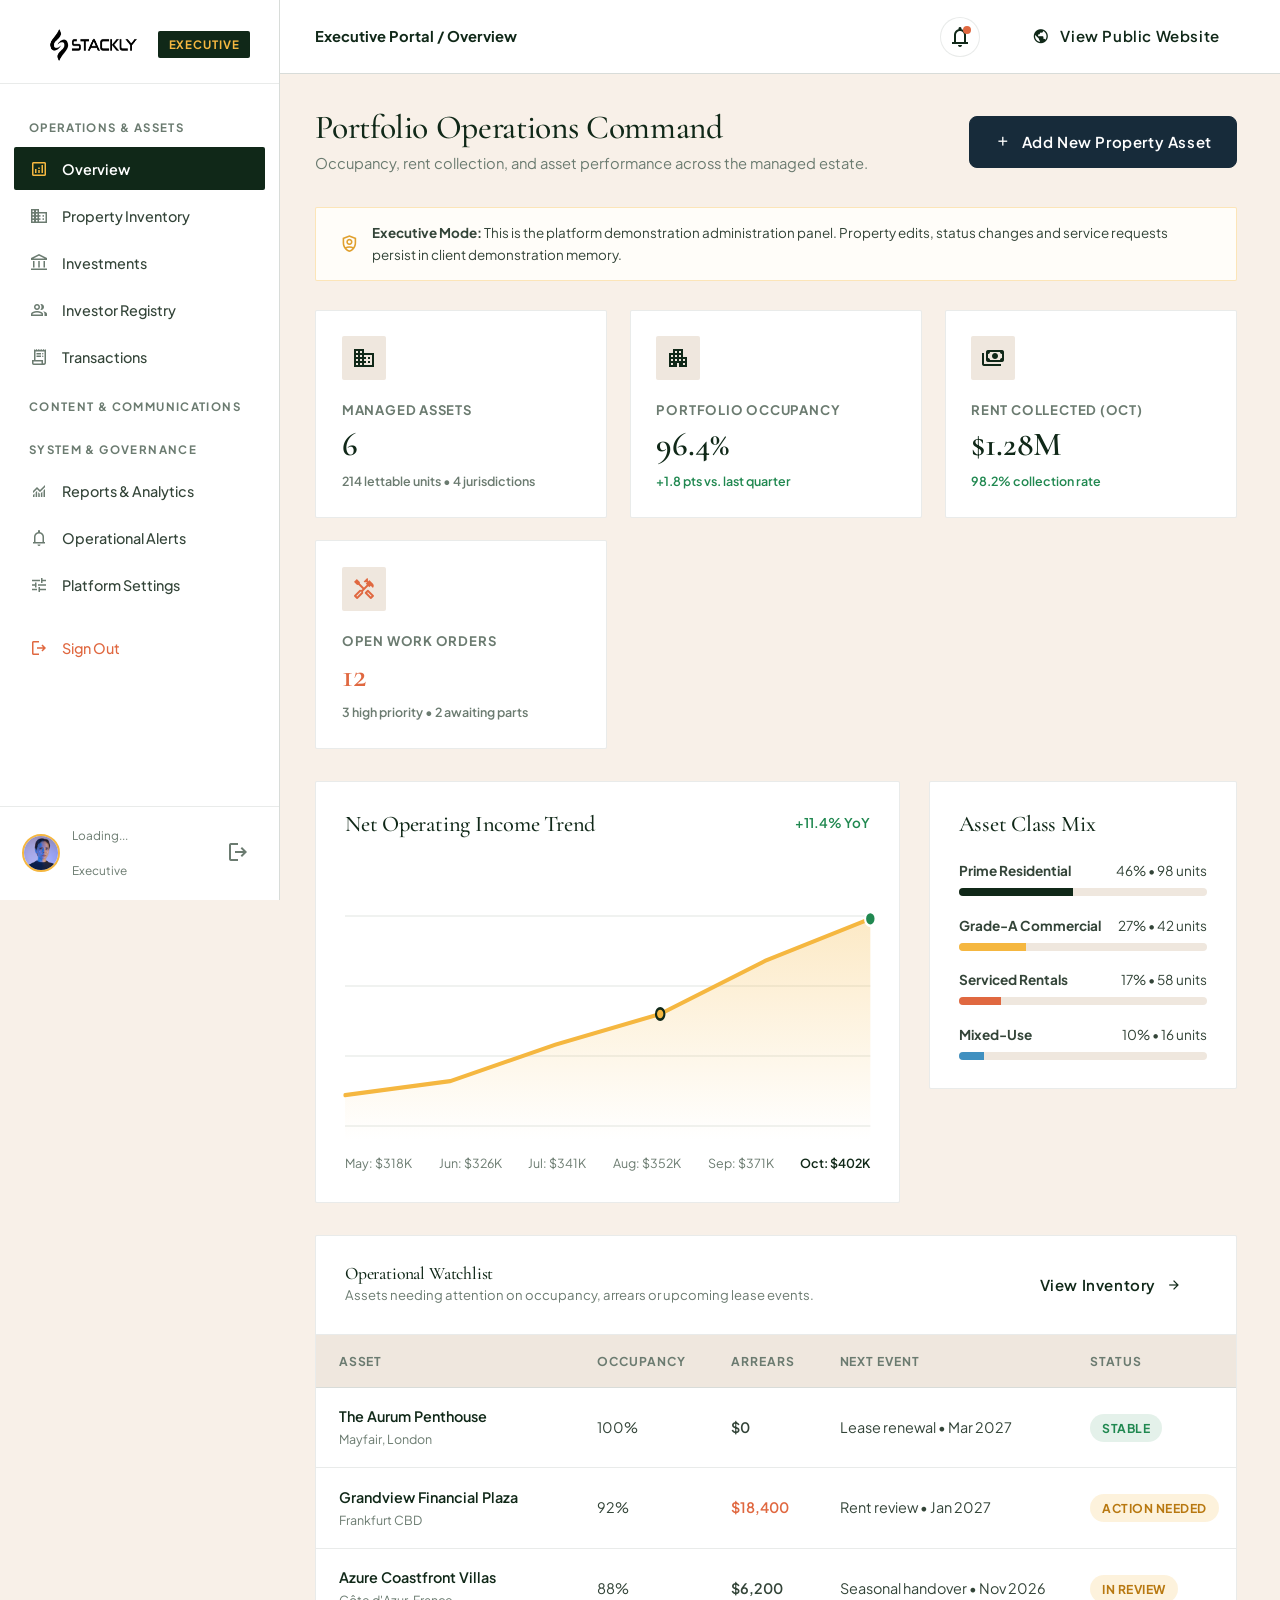
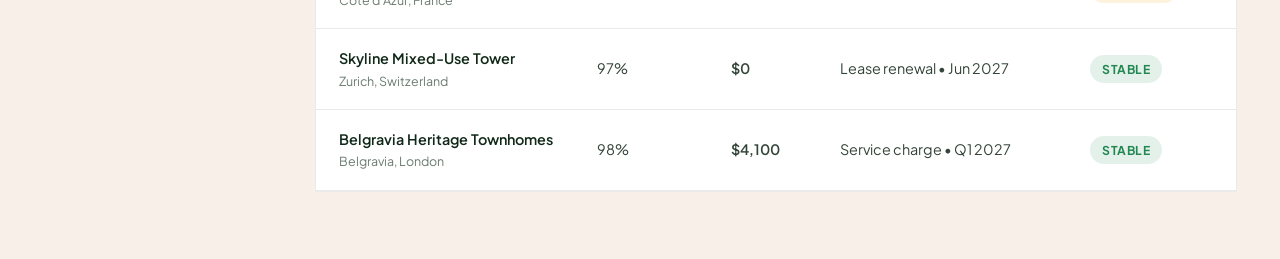
<file: admin-dashboard.html>
<!DOCTYPE html>
<html lang="en">
<head>
  <meta charset="UTF-8">
  <meta name="viewport" content="width=device-width, initial-scale=1.0">
  <title>Executive Admin Dashboard | STACKLY Platform Management</title>
  <meta name="description" content="Executive management portal for property inventory, syndication subscriptions, enquiries, and platform analytics.">

  <!-- Favicon -->
  <link rel="icon" type="image/webp" href="./images/logo-dark.webp">

  <!-- Fonts & Icons -->
  <link rel="preconnect" href="https://fonts.googleapis.com">
  <link rel="preconnect" href="https://fonts.gstatic.com" crossorigin>
  <link href="https://fonts.googleapis.com/css2?family=Cormorant+Garamond:ital,wght@0,400;0,500;0,600;0,700;1,400&family=Plus+Jakarta+Sans:wght@300;400;500;600;700&display=swap" rel="stylesheet">
  <link rel="stylesheet" href="https://fonts.googleapis.com/css2?family=Material+Symbols+Outlined:opsz,wght,FILL,GRAD@20..48,100..700,0..1,-50..200" />

  <!-- Stylesheets -->
  <link rel="stylesheet" href="./css/style.css">
  <link rel="stylesheet" href="./css/dashboard.css">
  <link rel="stylesheet" href="./css/responsive.css">
</head>
<body class="dashboard-layout admin-layout preloader-active">

  <!-- ==========================================================================
       SITE PRELOADER
       ========================================================================== -->
  <div id="site-preloader" class="site-preloader" aria-label="Loading page" role="status">
    <div class="preloader-inner">
      <div class="preloader-brand">
        <img src="./images/logo-dark.webp" alt="STACKLY" class="preloader-logo" />
        <span class="preloader-tagline">Premier Luxury Property Investment</span>
      </div>
      <div class="preloader-loader-box">
        <div class="preloader-spinner">
          <div class="spinner-ring"></div>
          <div class="spinner-core"></div>
        </div>
        <div class="preloader-progress-track">
          <div class="preloader-progress-bar"></div>
        </div>
      </div>
    </div>
  </div>
  <noscript>
    <style>
      #site-preloader { display: none !important; }
      body.preloader-active { overflow: auto !important; }
    </style>
  </noscript>

  <!-- ==========================================================================
       PERSISTENT ADMIN SIDEBAR (13 NAVIGATION ITEMS)
       ========================================================================== -->
  <aside class="dash-sidebar" aria-label="Executive Admin Sidebar">
    <div class="dash-sidebar-header">
      <a href="admin-dashboard.html" class="nav-logo">
        <img src="./images/logo-dark.webp" alt="STACKLY Logo" class="dash-logo-img" />
      </a>
      <span class="dash-role-tag admin">Executive</span>
    </div>

    <nav class="dash-sidebar-nav" aria-label="Admin Navigation">
      <div class="dash-nav-group-title">Operations & Assets</div>

      <!-- 1. Overview -->
      <button class="dash-nav-btn active" data-view="overview">
        <span class="material-symbols-outlined">analytics</span>
        <span>Overview</span>
      </button>

      <!-- 2. Property Management -->
      <button class="dash-nav-btn" data-view="properties">
        <span class="material-symbols-outlined">domain</span>
        <span>Property Inventory</span>
      </button>

      <!-- 3. Investment Management -->
      <button class="dash-nav-btn" data-view="investments">
        <span class="material-symbols-outlined">account_balance</span>
        <span>Investments</span>
      </button>

      <!-- 4. Investor Management -->
      <button class="dash-nav-btn" data-view="investors">
        <span class="material-symbols-outlined">group</span>
        <span>Investor Registry</span>
      </button>

      <!-- 5. Transactions -->
      <button class="dash-nav-btn" data-view="transactions">
        <span class="material-symbols-outlined">receipt_long</span>
        <span>Transactions</span>
      </button>

      <div class="dash-nav-group-title">Content & Communications</div>

      <!-- 6. Content Management -->
      <!-- <button class="dash-nav-btn" data-view="content">
        <span class="material-symbols-outlined">web</span>
        <span>Website Content</span>
      </button> -->

      <!-- 7. Market Insights -->
      <!-- <button class="dash-nav-btn" data-view="blog">
        <span class="material-symbols-outlined">article</span>
        <span>Market Insights</span>
      </button> -->

      <!-- 8. Enquiries -->
      <!-- <button class="dash-nav-btn" data-view="enquiries">
        <span class="material-symbols-outlined">contact_mail</span>
        <span>Client Enquiries</span>
        <span class="dash-nav-badge">1 New</span>
      </button> -->

      <!-- 9. Service Requests -->
      <!-- <button class="dash-nav-btn" data-view="tickets">
        <span class="material-symbols-outlined">confirmation_number</span>
        <span>Service Requests</span>
      </button> -->

      <div class="dash-nav-group-title">System & Governance</div>

      <!-- 10. Reports and Analytics -->
      <button class="dash-nav-btn" data-view="reports">
        <span class="material-symbols-outlined">monitoring</span>
        <span>Reports & Analytics</span>
      </button>

      <!-- 11. Notifications -->
      <button class="dash-nav-btn" data-view="notifications">
        <span class="material-symbols-outlined">notifications</span>
        <span>Operational Alerts</span>
      </button>

      <!-- 12. Settings -->
      <button class="dash-nav-btn" data-view="settings">
        <span class="material-symbols-outlined">tune</span>
        <span>Platform Settings</span>
      </button>

      <!-- 13. Logout -->
      <button class="dash-nav-btn" data-view="logout" style="margin-top: 1rem; color: var(--accent-rust, #E06840);">
        <span class="material-symbols-outlined" style="color: var(--accent-rust, #E06840);">logout</span>
        <span>Sign Out</span>
      </button>
    </nav>

    <!-- Sidebar Admin Footer -->
    <div class="dash-sidebar-footer">        <div class="dash-user-chip">
        <img src="./images/team-2.webp" alt="Admin" class="dash-user-avatar">
        <div class="dash-user-meta">
          <!-- <h5 id="adminDashUserName">Loading...</h5> -->
          <p id="adminDashUserEmail">Loading...</p>
          <p id="adminDashUserRole">Executive</p>
        </div>
      </div>
      <button class="dash-logout-btn" title="Sign Out" onclick="document.querySelector('[data-view=\'logout\']').click()">
        <span class="material-symbols-outlined">logout</span>
      </button>
    </div>
  </aside>

  <!-- ==========================================================================
       MAIN CONTENT AREA & TOPBAR
       ========================================================================== -->
  <div class="dash-main-area">
    <header class="dash-topbar">
      <div class="dash-topbar-left">
        <button class="dash-sidebar-toggle-btn" aria-label="Toggle navigation drawer">
          <span class="material-symbols-outlined">menu</span>
        </button>
        <div class="dash-breadcrumbs">Executive Portal / Overview</div>
      </div>

      <div class="dash-topbar-right">
        <button class="dash-action-icon-btn" title="Operational Alerts" onclick="document.querySelector('[data-view=\'notifications\']').click()">
          <span class="material-symbols-outlined">notifications</span>
          <span class="notification-indicator"></span>
        </button>
        <a href="404.html" class="btn btn-outline btn-sm" style="margin-left: 0.5rem;">
          <span class="material-symbols-outlined" style="font-size: 1.1rem;">public</span> View Public Website
        </a>
      </div>
    </header>

    <div class="dash-content-container">

      <!-- ====================================================================
           VIEW 1: OVERVIEW — PORTFOLIO OPERATIONS
           ==================================================================== -->
      <section id="view-overview" class="dash-view-section active">
        <div class="dash-page-header">
          <div class="dash-page-title">
            <h2>Portfolio Operations Command</h2>
            <p>Occupancy, rent collection, and asset performance across the managed estate.</p>
          </div>
          <div class="dash-header-actions">
            <button class="btn btn-primary btn-sm" onclick="window.location.href='./404.html'">
              <span class="material-symbols-outlined" style="font-size: 1.1rem;">add</span> Add New Property Asset
            </button>
          </div>
        </div>

        <div class="demo-data-banner">
          <span class="material-symbols-outlined">shield_person</span>
          <div><strong>Executive Mode:</strong> This is the platform demonstration administration panel. Property edits, status changes and service requests persist in client demonstration memory.</div>
        </div>

        <!-- Sub-section 1: Operational KPIs -->
        <div class="dash-stat-grid">
          <div class="dash-stat-card">
            <div class="dash-stat-icon-wrap"><span class="material-symbols-outlined">domain</span></div>
            <div class="dash-stat-label">Managed Assets</div>
            <div class="dash-stat-val">6</div>
            <div class="dash-stat-sub neutral">214 lettable units • 4 jurisdictions</div>
          </div>
          <div class="dash-stat-card">
            <div class="dash-stat-icon-wrap"><span class="material-symbols-outlined">apartment</span></div>
            <div class="dash-stat-label">Portfolio Occupancy</div>
            <div class="dash-stat-val">96.4%</div>
            <div class="dash-stat-sub">+1.8 pts vs. last quarter</div>
          </div>
          <div class="dash-stat-card">
            <div class="dash-stat-icon-wrap"><span class="material-symbols-outlined">payments</span></div>
            <div class="dash-stat-label">Rent Collected (Oct)</div>
            <div class="dash-stat-val">$1.28M</div>
            <div class="dash-stat-sub">98.2% collection rate</div>
          </div>
          <div class="dash-stat-card">
            <div class="dash-stat-icon-wrap"><span class="material-symbols-outlined" style="color: var(--accent-rust, #E06840);">handyman</span></div>
            <div class="dash-stat-label">Open Work Orders</div>
            <div class="dash-stat-val" style="color: var(--accent-rust, #E06840);">12</div>
            <div class="dash-stat-sub neutral">3 high priority • 2 awaiting parts</div>
          </div>
        </div>

        <!-- Sub-section 2: Net Operating Income & Asset Mix -->
        <div style="display: grid; grid-template-columns: minmax(0, 1.9fr) minmax(0, 1fr); gap: 1.8rem; align-items: start;">
          <div class="dash-chart-card" style="margin-bottom: 0;">
            <div class="dash-card-header">
              <h3 class="dash-card-title">Net Operating Income Trend</h3>
              <span style="font-size: 0.84rem; color: var(--accent-emerald, #208850); font-weight: 600;">+11.4% YoY</span>
            </div>
            <div class="dash-chart-wrapper">
              <svg class="native-svg-chart" viewBox="0 0 500 200" preserveAspectRatio="none">
                <defs>
                  <linearGradient id="adminNoiGrad" x1="0" y1="0" x2="0" y2="1">
                    <stop offset="0%" stop-color="#F5B740" stop-opacity="0.30"/>
                    <stop offset="100%" stop-color="#F5B740" stop-opacity="0.0"/>
                  </linearGradient>
                </defs>
                <line x1="0" y1="40" x2="500" y2="40" stroke="rgba(16, 40, 24, 0.08)" stroke-width="1" />
                <line x1="0" y1="90" x2="500" y2="90" stroke="rgba(16, 40, 24, 0.08)" stroke-width="1" />
                <line x1="0" y1="140" x2="500" y2="140" stroke="rgba(16, 40, 24, 0.08)" stroke-width="1" />
                <line x1="0" y1="190" x2="500" y2="190" stroke="rgba(16, 40, 24, 0.08)" stroke-width="1" />
                <polygon points="0,168 100,158 200,132 300,110 400,72 500,42 500,200 0,200" fill="url(#adminNoiGrad)" />
                <path d="M0,168 L100,158 L200,132 L300,110 L400,72 L500,42" fill="none" stroke="#F5B740" stroke-width="3" stroke-linecap="round" />
                <circle cx="300" cy="110" r="4" fill="#F5B740" stroke="#102818" stroke-width="2" />
                <circle cx="500" cy="42" r="5" fill="#208850" stroke="#FFFFFF" stroke-width="2" />
              </svg>
            </div>
            <div style="display: flex; justify-content: space-between; font-size: 0.78rem; color: var(--color-muted); margin-top: 0.8rem;">
              <span>May: $318K</span>
              <span>Jun: $326K</span>
              <span>Jul: $341K</span>
              <span>Aug: $352K</span>
              <span>Sep: $371K</span>
              <span style="font-weight: 600; color: var(--color-heading, #102818);">Oct: $402K</span>
            </div>
          </div>

          <div class="dash-chart-card" style="margin-bottom: 0;">
            <div class="dash-card-header">
              <h3 class="dash-card-title">Asset Class Mix</h3>
            </div>
            <div style="display: flex; flex-direction: column; gap: 1.15rem; margin-top: 0.4rem;">
              <div>
                <div style="display: flex; justify-content: space-between; font-size: 0.85rem; margin-bottom: 0.35rem;">
                  <strong>Prime Residential</strong>
                  <span>46% • 98 units</span>
                </div>
                <div style="height: 8px; background: var(--bg-secondary); border-radius: 4px; overflow: hidden;">
                  <div style="width: 46%; height: 100%; background: #102818;"></div>
                </div>
              </div>
              <div>
                <div style="display: flex; justify-content: space-between; font-size: 0.85rem; margin-bottom: 0.35rem;">
                  <strong>Grade-A Commercial</strong>
                  <span>27% • 42 units</span>
                </div>
                <div style="height: 8px; background: var(--bg-secondary); border-radius: 4px; overflow: hidden;">
                  <div style="width: 27%; height: 100%; background: #F5B740;"></div>
                </div>
              </div>
              <div>
                <div style="display: flex; justify-content: space-between; font-size: 0.85rem; margin-bottom: 0.35rem;">
                  <strong>Serviced Rentals</strong>
                  <span>17% • 58 units</span>
                </div>
                <div style="height: 8px; background: var(--bg-secondary); border-radius: 4px; overflow: hidden;">
                  <div style="width: 17%; height: 100%; background: #E06840;"></div>
                </div>
              </div>
              <div>
                <div style="display: flex; justify-content: space-between; font-size: 0.85rem; margin-bottom: 0.35rem;">
                  <strong>Mixed-Use</strong>
                  <span>10% • 16 units</span>
                </div>
                <div style="height: 8px; background: var(--bg-secondary); border-radius: 4px; overflow: hidden;">
                  <div style="width: 10%; height: 100%; background: #4090C0;"></div>
                </div>
              </div>
            </div>
          </div>
        </div>

        <!-- Sub-section 3: Operational Watchlist -->
        <div class="dash-table-card" style="margin-top: 2rem;">
          <div class="dash-filter-bar">
            <div>
              <h3 class="dash-card-title" style="font-size: 1.1rem;">Operational Watchlist</h3>
              <p style="font-size: 0.82rem; color: var(--color-muted);">Assets needing attention on occupancy, arrears or upcoming lease events.</p>
            </div>
            <button class="btn btn-outline btn-sm" onclick="window.location.href='./404.html'">
              View Inventory <span class="material-symbols-outlined" style="font-size: 1rem;">arrow_forward</span>
            </button>
          </div>
          <div class="dash-table-wrap">
            <table class="dash-table">
              <thead>
                <tr>
                  <th>Asset</th>
                  <th>Occupancy</th>
                  <th>Arrears</th>
                  <th>Next Event</th>
                  <th>Status</th>
                </tr>
              </thead>
              <tbody>
                <tr>
                  <td>
                    <div style="font-weight: 600; color: var(--color-heading);">The Aurum Penthouse</div>
                    <div style="font-size: 0.78rem; color: var(--color-muted);">Mayfair, London</div>
                  </td>
                  <td>100%</td>
                  <td style="font-weight: 600;">$0</td>
                  <td>Lease renewal • Mar 2027</td>
                  <td><span class="dash-status-pill status-active">Stable</span></td>
                </tr>
                <tr>
                  <td>
                    <div style="font-weight: 600; color: var(--color-heading);">Grandview Financial Plaza</div>
                    <div style="font-size: 0.78rem; color: var(--color-muted);">Frankfurt CBD</div>
                  </td>
                  <td>92%</td>
                  <td style="font-weight: 600; color: var(--accent-rust, #E06840);">$18,400</td>
                  <td>Rent review • Jan 2027</td>
                  <td><span class="dash-status-pill status-pending">Action Needed</span></td>
                </tr>
                <tr>
                  <td>
                    <div style="font-weight: 600; color: var(--color-heading);">Azure Coastfront Villas</div>
                    <div style="font-size: 0.78rem; color: var(--color-muted);">Côte d'Azur, France</div>
                  </td>
                  <td>88%</td>
                  <td style="font-weight: 600;">$6,200</td>
                  <td>Seasonal handover • Nov 2026</td>
                  <td><span class="dash-status-pill status-in-review">In Review</span></td>
                </tr>
                <tr>
                  <td>
                    <div style="font-weight: 600; color: var(--color-heading);">Skyline Mixed-Use Tower</div>
                    <div style="font-size: 0.78rem; color: var(--color-muted);">Zurich, Switzerland</div>
                  </td>
                  <td>97%</td>
                  <td style="font-weight: 600;">$0</td>
                  <td>Lease renewal • Jun 2027</td>
                  <td><span class="dash-status-pill status-active">Stable</span></td>
                </tr>
                <tr>
                  <td>
                    <div style="font-weight: 600; color: var(--color-heading);">Belgravia Heritage Townhomes</div>
                    <div style="font-size: 0.78rem; color: var(--color-muted);">Belgravia, London</div>
                  </td>
                  <td>98%</td>
                  <td style="font-weight: 600;">$4,100</td>
                  <td>Service charge • Q1 2027</td>
                  <td><span class="dash-status-pill status-active">Stable</span></td>
                </tr>
              </tbody>
            </table>
          </div>
        </div>
      </section>

      <!-- ====================================================================
           VIEW 2: PROPERTY INVENTORY (FULL CRUD WITH MODALS & LOCALSTORAGE)
           ==================================================================== -->
      <section id="view-properties" class="dash-view-section">
        <div class="dash-page-header">
          <div class="dash-page-title">
            <h2>Property Inventory Management</h2>
            <p>Create, update, and manage the prime assets held and operated across the platform.</p>
          </div>
          <div class="dash-header-actions">
            <button id="openAddPropModalBtn" class="btn btn-primary btn-sm">
              <span class="material-symbols-outlined" style="font-size: 1.1rem;">add</span> Add New Property
            </button>
          </div>
        </div>

        <!-- Sub-section 1: Inventory KPIs -->
        <div class="dash-stat-grid">
          <div class="dash-stat-card">
            <div class="dash-stat-icon-wrap"><span class="material-symbols-outlined">domain</span></div>
            <div class="dash-stat-label">Total Properties</div>
            <div class="dash-stat-val">6</div>
            <div class="dash-stat-sub neutral">5 Active • 1 Under Review</div>
          </div>
          <div class="dash-stat-card">
            <div class="dash-stat-icon-wrap"><span class="material-symbols-outlined">account_balance</span></div>
            <div class="dash-stat-label">Portfolio Valuation</div>
            <div class="dash-stat-val">$133.9M</div>
            <div class="dash-stat-sub neutral">Across 4 jurisdictions</div>
          </div>
          <div class="dash-stat-card">
            <div class="dash-stat-icon-wrap"><span class="material-symbols-outlined">apartment</span></div>
            <div class="dash-stat-label">Average Occupancy</div>
            <div class="dash-stat-val">96.2%</div>
            <div class="dash-stat-sub">Target 95% minimum</div>
          </div>
          <div class="dash-stat-card">
            <div class="dash-stat-icon-wrap"><span class="material-symbols-outlined">event_upcoming</span></div>
            <div class="dash-stat-label">Leases Renewing</div>
            <div class="dash-stat-val">4</div>
            <div class="dash-stat-sub neutral">Within the next 90 days</div>
          </div>
        </div>

        <div style="display: grid; grid-template-columns: 1fr 300px; gap: 1.8rem; align-items: start;">
          <!-- Main Table -->
          <div class="dash-table-card">
            <div class="dash-filter-bar">
              <div class="dash-search-input-wrap">
                <span class="material-symbols-outlined">search</span>
                <input type="text" id="adminPropSearch" class="dash-search-input" placeholder="Search property name or city...">
              </div>
              <div class="dash-filters-group">
                <select id="adminPropCategoryFilter" class="dash-filter-select">
                  <option value="All">All Categories</option>
                  <option value="Residential">Residential</option>
                  <option value="Commercial">Commercial</option>
                  <option value="Rental">Rental Estates</option>
                  <option value="Mixed-Use">Mixed-Use</option>
                </select>
                <button class="btn btn-primary btn-sm" onclick="window.location.href='./404.html'">
                  <span class="material-symbols-outlined" style="font-size: 1rem;">add</span> Add New
                </button>
              </div>
            </div>
            <div class="dash-table-wrap">
              <table class="dash-table">
                <thead>
                  <tr>
                    <th>Asset ID</th>
                    <th>Property Name & Location</th>
                    <th>Category</th>
                    <th>Valuation</th>
                    <th>Yield Target</th>
                    <th>Status</th>
                    <th>Actions</th>
                  </tr>
                </thead>
                <tbody id="adminPropTableBody">
                  <!-- Populated dynamically by admin-dashboard.js with Edit & Delete actions -->
                </tbody>
              </table>
            </div>
          </div>

          <!-- Sidebar: Occupancy, Category & Quick Actions -->
          <div>
            <div style="background: var(--bg-surface); border: 1px solid var(--border-light); border-radius: var(--radius-xs); padding: 1.5rem; margin-bottom: 1.5rem;">
              <h4 style="font-size: 1rem; margin-bottom: 1rem; color: var(--color-heading);">Occupancy by Asset</h4>
              <div style="display: flex; flex-direction: column; gap: 0.9rem;">
                <div>
                  <div style="display: flex; justify-content: space-between; font-size: 0.85rem; margin-bottom: 0.3rem;">
                    <strong>Aurum Penthouse</strong>
                    <span>100%</span>
                  </div>
                  <div style="height: 5px; background: var(--bg-secondary); border-radius: 3px; overflow: hidden;">
                    <div style="width: 100%; height: 100%; background: #102818;"></div>
                  </div>
                </div>
                <div>
                  <div style="display: flex; justify-content: space-between; font-size: 0.85rem; margin-bottom: 0.3rem;">
                    <strong>Grandview Plaza</strong>
                    <span>92%</span>
                  </div>
                  <div style="height: 5px; background: var(--bg-secondary); border-radius: 3px; overflow: hidden;">
                    <div style="width: 92%; height: 100%; background: #F5B740;"></div>
                  </div>
                </div>
                <div>
                  <div style="display: flex; justify-content: space-between; font-size: 0.85rem; margin-bottom: 0.3rem;">
                    <strong>Azure Coastfront</strong>
                    <span>88%</span>
                  </div>
                  <div style="height: 5px; background: var(--bg-secondary); border-radius: 3px; overflow: hidden;">
                    <div style="width: 88%; height: 100%; background: #E06840;"></div>
                  </div>
                </div>
                <div>
                  <div style="display: flex; justify-content: space-between; font-size: 0.85rem; margin-bottom: 0.3rem;">
                    <strong>Belgravia Townhomes</strong>
                    <span>98%</span>
                  </div>
                  <div style="height: 5px; background: var(--bg-secondary); border-radius: 3px; overflow: hidden;">
                    <div style="width: 98%; height: 100%; background: #4090C0;"></div>
                  </div>
                </div>
                <div>
                  <div style="display: flex; justify-content: space-between; font-size: 0.85rem; margin-bottom: 0.3rem;">
                    <strong>Skyline Tower</strong>
                    <span>97%</span>
                  </div>
                  <div style="height: 5px; background: var(--bg-secondary); border-radius: 3px; overflow: hidden;">
                    <div style="width: 97%; height: 100%; background: #102818;"></div>
                  </div>
                </div>
              </div>
            </div>

            <div style="background: var(--bg-surface); border: 1px solid var(--border-light); border-radius: var(--radius-xs); padding: 1.5rem;">
              <h4 style="font-size: 1rem; margin-bottom: 1rem; color: var(--color-heading);">Inventory Actions</h4>
              <div style="display: flex; flex-direction: column; gap: 0.6rem;">
                <button class="btn btn-outline btn-sm" style="width: 100%;" onclick="window.location.href='./404.html'">
                  <span class="material-symbols-outlined" style="font-size: 1rem;">add</span> Add New Property
                </button>
                <button class="btn btn-outline btn-sm" style="width: 100%;" onclick="window.location.href='./404.html'">
                  <span class="material-symbols-outlined" style="font-size: 1rem;">upload</span> Import Assets (CSV)
                </button>
                <button class="btn btn-outline btn-sm" style="width: 100%;" onclick="window.location.href='./404.html'">
                  <span class="material-symbols-outlined" style="font-size: 1rem;">analytics</span> Valuation Report
                </button>
                <button class="btn btn-outline btn-sm" style="width: 100%;" onclick="window.location.href='./404.html'">
                  <span class="material-symbols-outlined" style="font-size: 1rem;">touch_app</span> Bulk Status Update
                </button>
              </div>
            </div>
          </div>
        </div>
      </section>

      <!-- ====================================================================
           VIEW 3: INVESTMENT MANAGEMENT — CAPITAL & DISTRIBUTIONS
           ==================================================================== -->
      <section id="view-investments" class="dash-view-section">
        <div class="dash-page-header">
          <div class="dash-page-title">
            <h2>Syndicated Capital & Allocations</h2>
            <p>Subscription contracts, unfunded commitments and distribution history by asset.</p>
          </div>
          <div class="dash-header-actions">
            <button class="btn btn-outline btn-sm" onclick="window.location.href='./404.html'">
              <span class="material-symbols-outlined" style="font-size: 1.1rem;">download</span> Export Register
            </button>
          </div>
        </div>

        <!-- Sub-section 1: Capital KPIs -->
        <div class="dash-stat-grid">
          <div class="dash-stat-card">
            <div class="dash-stat-icon-wrap"><span class="material-symbols-outlined">savings</span></div>
            <div class="dash-stat-label">Capital Subscribed</div>
            <div class="dash-stat-val">$975,000</div>
            <div class="dash-stat-sub">4 active syndicates</div>
          </div>
          <div class="dash-stat-card">
            <div class="dash-stat-icon-wrap"><span class="material-symbols-outlined">schedule</span></div>
            <div class="dash-stat-label">Unfunded Commitments</div>
            <div class="dash-stat-val">$240,000</div>
            <div class="dash-stat-sub neutral">Drawn across 2 capital calls</div>
          </div>
          <div class="dash-stat-card">
            <div class="dash-stat-icon-wrap"><span class="material-symbols-outlined">receipt_long</span></div>
            <div class="dash-stat-label">Distributions Paid YTD</div>
            <div class="dash-stat-val">$86,400</div>
            <div class="dash-stat-sub">Quarterly • Jul & Oct</div>
          </div>
          <div class="dash-stat-card">
            <div class="dash-stat-icon-wrap"><span class="material-symbols-outlined">trending_up</span></div>
            <div class="dash-stat-label">Avg Target Yield</div>
            <div class="dash-stat-val">8.72%</div>
            <div class="dash-stat-sub neutral">Weighted across portfolio</div>
          </div>
        </div>

        <div style="display: grid; grid-template-columns: 1fr 300px; gap: 1.8rem; align-items: start;">
          <!-- Main Table -->
          <div class="dash-table-card">
            <div class="dash-filter-bar">
              <h3 class="dash-card-title" style="font-size: 1.1rem;">Active Subscription Contracts</h3>
              <div style="display: flex; gap: 0.5rem;">
                <button class="btn btn-outline btn-sm" onclick="window.location.href='./404.html'">Fully Funded</button>
                <button class="btn btn-outline btn-sm" onclick="window.location.href='./404.html'"><span class="material-symbols-outlined" style="font-size: 1rem;">download</span> Export</button>
              </div>
            </div>
            <div class="dash-table-wrap">
              <table class="dash-table">
                <thead>
                  <tr>
                    <th>Subscription ID</th>
                    <th>Investor</th>
                    <th>Target Asset</th>
                    <th>Allocation Amount</th>
                    <th>Date</th>
                    <th>Status</th>
                  </tr>
                </thead>
                <tbody>
                  <tr>
                    <td style="font-family: monospace; font-weight: 600;">INV-8821</td>
                    <td>Marcus Sterling</td>
                    <td>The Aurum Penthouse - Mayfair</td>
                    <td style="font-weight: 600;">$150,000</td>
                    <td>2026-03-15</td>
                    <td><span class="dash-status-pill status-completed">Active</span></td>
                  </tr>
                  <tr>
                    <td style="font-family: monospace; font-weight: 600;">INV-7649</td>
                    <td>Helena Beaumont</td>
                    <td>Grandview Financial Plaza</td>
                    <td style="font-weight: 600;">$250,000</td>
                    <td>2026-01-20</td>
                    <td><span class="dash-status-pill status-completed">Active</span></td>
                  </tr>
                  <tr>
                    <td style="font-family: monospace; font-weight: 600;">INV-6512</td>
                    <td>Arthur Pendelton</td>
                    <td>Kensington Garden Residences</td>
                    <td style="font-weight: 600;">$75,000</td>
                    <td>2025-11-10</td>
                    <td><span class="dash-status-pill status-completed">Active</span></td>
                  </tr>
                  <tr>
                    <td style="font-family: monospace; font-weight: 600;">INV-5401</td>
                    <td>Mayfair Capital Partners</td>
                    <td>Skyline Mixed-Use Tower</td>
                    <td style="font-weight: 600;">$500,000</td>
                    <td>2025-08-04</td>
                    <td><span class="dash-status-pill status-completed">Active</span></td>
                  </tr>
                </tbody>
              </table>
            </div>
          </div>

          <!-- Sidebar: Capital Call Schedule & Actions -->
          <div>
            <div style="background: var(--bg-surface); border: 1px solid var(--border-light); border-radius: var(--radius-xs); padding: 1.5rem; margin-bottom: 1.5rem;">
              <h4 style="font-size: 1rem; margin-bottom: 1rem; color: var(--color-heading);">Capital Call Schedule</h4>
              <div style="display: flex; flex-direction: column; gap: 0.7rem;">
                <div style="display: flex; justify-content: space-between; align-items: center; padding: 0.65rem 0.75rem; background: var(--bg-secondary); border-radius: var(--radius-xs);">
                  <div>
                    <div style="font-size: 0.85rem; font-weight: 600;">Aurum Refurbishment</div>
                    <div style="font-size: 0.72rem; color: var(--color-muted);">Due 30 Oct 2026</div>
                  </div>
                  <span style="font-size: 0.8rem; font-weight: 600; color: var(--accent-rust, #E06840);">$120K</span>
                </div>
                <div style="display: flex; justify-content: space-between; align-items: center; padding: 0.65rem 0.75rem; background: var(--bg-secondary); border-radius: var(--radius-xs);">
                  <div>
                    <div style="font-size: 0.85rem; font-weight: 600;">Grandview Fit-Out</div>
                    <div style="font-size: 0.72rem; color: var(--color-muted);">Scheduled 15 Nov 2026</div>
                  </div>
                  <span style="font-size: 0.8rem; font-weight: 600;">$60K</span>
                </div>
                <div style="display: flex; justify-content: space-between; align-items: center; padding: 0.65rem 0.75rem; background: var(--bg-secondary); border-radius: var(--radius-xs);">
                  <div>
                    <div style="font-size: 0.85rem; font-weight: 600;">Skyline Lift Upgrade</div>
                    <div style="font-size: 0.72rem; color: var(--color-muted);">Scheduled 15 Jan 2027</div>
                  </div>
                  <span style="font-size: 0.8rem; font-weight: 600;">$60K</span>
                </div>
              </div>
            </div>

            <div style="background: var(--bg-surface); border: 1px solid var(--border-light); border-radius: var(--radius-xs); padding: 1.5rem;">
              <h4 style="font-size: 1rem; margin-bottom: 1rem; color: var(--color-heading);">Capital Actions</h4>
              <div style="display: flex; flex-direction: column; gap: 0.6rem;">
                <button class="btn btn-outline btn-sm" style="width: 100%;" onclick="window.location.href='./404.html'">
                  <span class="material-symbols-outlined" style="font-size: 1rem;">add</span> New Subscription
                </button>
                <button class="btn btn-outline btn-sm" style="width: 100%;" onclick="window.location.href='./404.html'">
                  <span class="material-symbols-outlined" style="font-size: 1rem;">group_add</span> Invite Co-Investors
                </button>
                <button class="btn btn-outline btn-sm" style="width: 100%;" onclick="window.location.href='./404.html'">
                  <span class="material-symbols-outlined" style="font-size: 1rem;">description</span> Generate Contract PDF
                </button>
                <button class="btn btn-outline btn-sm" style="width: 100%;" onclick="window.location.href='./404.html'">
                  <span class="material-symbols-outlined" style="font-size: 1rem;">payments</span> Prepare Distribution Run
                </button>
              </div>
            </div>
          </div>
        </div>
      </section>

      <!-- ====================================================================
           VIEW 4: INVESTOR REGISTRY
           ==================================================================== -->
      <section id="view-investors" class="dash-view-section">
        <div class="dash-page-header">
          <div class="dash-page-title">
            <h2>Accredited Investor Directory</h2>
            <p>Institutional members, sovereign family offices, and verified individual co-investors.</p>
          </div>
          <div class="dash-header-actions">
            <button class="btn btn-primary btn-sm" onclick="window.location.href='./404.html'">
              <span class="material-symbols-outlined" style="font-size: 1.1rem;">person_add</span> Add Investor
            </button>
          </div>
        </div>

        <!-- Sub-section 1: Investor KPIs -->
        <div class="dash-stat-grid">
          <div class="dash-stat-card">
            <div class="dash-stat-icon-wrap"><span class="material-symbols-outlined">group</span></div>
            <div class="dash-stat-label">Total Investors</div>
            <div class="dash-stat-val">328</div>
            <div class="dash-stat-sub">+18 this month</div>
          </div>
          <div class="dash-stat-card">
            <div class="dash-stat-icon-wrap"><span class="material-symbols-outlined">verified_user</span></div>
            <div class="dash-stat-label">KYC Verified</div>
            <div class="dash-stat-val">97.6%</div>
            <div class="dash-stat-sub">320 of 328 verified</div>
          </div>
          <div class="dash-stat-card">
            <div class="dash-stat-icon-wrap"><span class="material-symbols-outlined">paid</span></div>
            <div class="dash-stat-label">Average Commitment</div>
            <div class="dash-stat-val">$434K</div>
            <div class="dash-stat-sub neutral">Per committed investor</div>
          </div>
          <div class="dash-stat-card">
            <div class="dash-stat-icon-wrap"><span class="material-symbols-outlined">description</span></div>
            <div class="dash-stat-label">Statements Issued</div>
            <div class="dash-stat-val">312</div>
            <div class="dash-stat-sub">Q3 2026 distribution pack</div>
          </div>
        </div>

        <div style="display: grid; grid-template-columns: 1fr 300px; gap: 1.8rem; align-items: start;">
          <!-- Main Table -->
          <div class="dash-table-card">
            <div class="dash-filter-bar">
              <div class="dash-search-input-wrap">
                <span class="material-symbols-outlined">search</span>
                <input type="text" class="dash-search-input" placeholder="Search investor name or email...">
              </div>
              <div class="dash-filters-group">
                <select class="dash-filter-select">
                  <option value="All">All Classifications</option>
                  <option value="Family Office">Family Office</option>
                  <option value="Private Wealth">Private Wealth</option>
                  <option value="Institutional">Institutional</option>
                </select>
                <button class="btn btn-primary btn-sm" onclick="window.location.href='./404.html'">
                  <span class="material-symbols-outlined" style="font-size: 1rem;">person_add</span> Add
                </button>
              </div>
            </div>
            <div class="dash-table-wrap">
              <table class="dash-table">
                <thead>
                  <tr>
                    <th>Investor Name</th>
                    <th>Classification</th>
                    <th>Jurisdiction</th>
                    <th>Total Deployed</th>
                    <th>KYC/AML Status</th>
                    <th>Joined</th>
                  </tr>
                </thead>
                <tbody>
                  <tr>
                    <td>
                      <div style="font-weight: 600; color: var(--color-heading);">Marcus Sterling</div>
                      <div style="font-size: 0.78rem; color: var(--color-muted);">m.sterling@holdings.co.uk</div>
                    </td>
                    <td>Family Office Trustee</td>
                    <td>United Kingdom</td>
                    <td style="font-weight: 600;">$475,000</td>
                    <td><span class="dash-status-pill status-verified">Verified</span></td>
                    <td>Oct 2025</td>
                  </tr>
                  <tr>
                    <td>
                      <div style="font-weight: 600; color: var(--color-heading);">Dr. Vivienne Rothschild</div>
                      <div style="font-size: 0.78rem; color: var(--color-muted);">v.rothschild@geneva-trust.ch</div>
                    </td>
                    <td>Private Wealth Client</td>
                    <td>Switzerland</td>
                    <td style="font-weight: 600;">$750,000</td>
                    <td><span class="dash-status-pill status-verified">Verified</span></td>
                    <td>Jan 2026</td>
                  </tr>
                  <tr>
                    <td>
                      <div style="font-weight: 600; color: var(--color-heading);">Sebastian Thorne</div>
                      <div style="font-size: 0.78rem; color: var(--color-muted);">thorne@thornepartners.com</div>
                    </td>
                    <td>Institutional Syndicate</td>
                    <td>Monaco</td>
                    <td style="font-weight: 600;">$1,200,000</td>
                    <td><span class="dash-status-pill status-verified">Verified</span></td>
                    <td>Mar 2026</td>
                  </tr>
                  <tr>
                    <td>
                      <div style="font-weight: 600; color: var(--color-heading);">Mayfair Capital Partners</div>
                      <div style="font-size: 0.78rem; color: var(--color-muted);">allocations@mayfaircapital.co.uk</div>
                    </td>
                    <td>Institutional Syndicate</td>
                    <td>United Kingdom</td>
                    <td style="font-weight: 600;">$2,400,000</td>
                    <td><span class="dash-status-pill status-pending">Review Due</span></td>
                    <td>Jun 2026</td>
                  </tr>
                </tbody>
              </table>
            </div>
          </div>

          <!-- Sidebar: Classification & Onboarding -->
          <div>
            <div style="background: var(--bg-surface); border: 1px solid var(--border-light); border-radius: var(--radius-xs); padding: 1.5rem; margin-bottom: 1.5rem;">
              <h4 style="font-size: 1rem; margin-bottom: 1rem; color: var(--color-heading);">By Classification</h4>
              <div style="display: flex; flex-direction: column; gap: 0.9rem;">
                <div>
                  <div style="display: flex; justify-content: space-between; font-size: 0.85rem; margin-bottom: 0.2rem;">
                    <strong>Family Offices</strong>
                    <span>124 Investors</span>
                  </div>
                  <div style="height: 5px; background: var(--bg-secondary); border-radius: 3px; overflow: hidden;">
                    <div style="width: 38%; height: 100%; background: #102818;"></div>
                  </div>
                </div>
                <div>
                  <div style="display: flex; justify-content: space-between; font-size: 0.85rem; margin-bottom: 0.2rem;">
                    <strong>Private Wealth Clients</strong>
                    <span>168 Investors</span>
                  </div>
                  <div style="height: 5px; background: var(--bg-secondary); border-radius: 3px; overflow: hidden;">
                    <div style="width: 51%; height: 100%; background: #F5B740;"></div>
                  </div>
                </div>
                <div>
                  <div style="display: flex; justify-content: space-between; font-size: 0.85rem; margin-bottom: 0.2rem;">
                    <strong>Institutional Syndicates</strong>
                    <span>36 Investors</span>
                  </div>
                  <div style="height: 5px; background: var(--bg-secondary); border-radius: 3px; overflow: hidden;">
                    <div style="width: 11%; height: 100%; background: #E06840;"></div>
                  </div>
                </div>
              </div>
            </div>

            <div style="background: var(--bg-surface); border: 1px solid var(--border-light); border-radius: var(--radius-xs); padding: 1.5rem;">
              <h4 style="font-size: 1rem; margin-bottom: 1rem; color: var(--color-heading);">Onboarding Pipeline</h4>
              <div style="display: flex; flex-direction: column; gap: 0.9rem;">
                <div style="display: flex; justify-content: space-between; font-size: 0.85rem;">
                  <span>KYC documents pending</span>
                  <span style="font-weight: 600; color: var(--accent-rust, #E06840);">8</span>
                </div>
                <div style="display: flex; justify-content: space-between; font-size: 0.85rem;">
                  <span>Source of funds requested</span>
                  <span style="font-weight: 600;">5</span>
                </div>
                <div style="display: flex; justify-content: space-between; font-size: 0.85rem;">
                  <span>Investment committee review</span>
                  <span style="font-weight: 600;">3</span>
                </div>
                <div style="display: flex; justify-content: space-between; font-size: 0.85rem;">
                  <span>Approved this month</span>
                  <span style="font-weight: 600; color: var(--accent-emerald, #208850);">18</span>
                </div>
              </div>
            </div>
          </div>
        </div>
      </section>

      <!-- ====================================================================
           VIEW 5: TRANSACTIONS — RENT, SERVICE CHARGE & DISTRIBUTION LEDGER
           ==================================================================== -->
      <section id="view-transactions" class="dash-view-section">
        <div class="dash-page-header">
          <div class="dash-page-title">
            <h2>Master Property Ledger</h2>
            <p>Rent receipts, service charge movements, maintenance invoices and investor distributions.</p>
          </div>
          <div class="dash-header-actions">
            <button  class="btn btn-outline btn-sm" onclick="window.location.href='./404.html'">
              <span class="material-symbols-outlined" style="font-size: 1.1rem;" >download</span> Export Ledger (CSV)
            </button>
          </div>
        </div>

        <!-- Sub-section 1: Cash KPIs -->
        <div class="dash-stat-grid">
          <div class="dash-stat-card">
            <div class="dash-stat-icon-wrap"><span class="material-symbols-outlined">receipt_long</span></div>
            <div class="dash-stat-label">Transactions (Oct)</div>
            <div class="dash-stat-val">142</div>
            <div class="dash-stat-sub neutral">Across 214 units</div>
          </div>
          <div class="dash-stat-card">
            <div class="dash-stat-icon-wrap"><span class="material-symbols-outlined">call_received</span></div>
            <div class="dash-stat-label">Rent & Service Charges</div>
            <div class="dash-stat-val">$1.28M</div>
            <div class="dash-stat-sub">98.2% collected</div>
          </div>
          <div class="dash-stat-card">
            <div class="dash-stat-icon-wrap"><span class="material-symbols-outlined">call_made</span></div>
            <div class="dash-stat-label">Distributions Paid</div>
            <div class="dash-stat-val">$412,000</div>
            <div class="dash-stat-sub neutral">Q3 2026 distribution run</div>
          </div>
          <div class="dash-stat-card">
            <div class="dash-stat-icon-wrap"><span class="material-symbols-outlined" style="color: var(--accent-rust, #E06840);">pending_actions</span></div>
            <div class="dash-stat-label">Pending Settlement</div>
            <div class="dash-stat-val" style="color: var(--accent-rust, #E06840);">2</div>
            <div class="dash-stat-sub neutral">Awaiting bank confirmation</div>
          </div>
        </div>

        <div style="display: grid; grid-template-columns: 1fr 300px; gap: 1.8rem; align-items: start;">
          <!-- Main Table -->
          <div class="dash-table-card">
            <div class="dash-filter-bar">
              <div class="dash-search-input-wrap">
                <span class="material-symbols-outlined">search</span>
                <input type="text" class="dash-search-input" placeholder="Search by Tx ID, property, or tenant...">
              </div>
              <div class="dash-filters-group">
                <select class="dash-filter-select">
                  <option value="All">All Categories</option>
                  <option value="Rent Receipt">Rent Receipts</option>
                  <option value="Service Charge">Service Charges</option>
                  <option value="Maintenance Invoice">Maintenance</option>
                  <option value="Investor Distribution">Distributions</option>
                </select>
                <button class="btn btn-outline btn-sm" onclick="window.location.href='./404.html'">
                  <span class="material-symbols-outlined" style="font-size: 1rem;">download</span> CSV
                </button>
              </div>
            </div>
            <div class="dash-table-wrap">
              <table class="dash-table">
                <thead>
                  <tr>
                    <th>Tx ID</th>
                    <th>Property / Payee</th>
                    <th>Category</th>
                    <th>Amount</th>
                    <th>Date</th>
                    <th>Status</th>
                  </tr>
                </thead>
                <tbody>
                  <tr>
                    <td style="font-family: monospace; font-weight: 600;">TX-1042</td>
                    <td>
                      <div style="font-weight: 600; color: var(--color-heading);">The Aurum Penthouse</div>
                      <div style="font-size: 0.78rem; color: var(--color-muted);">Queensway Holdings Ltd</div>
                    </td>
                    <td><span class="dash-status-pill status-active">Rent Receipt</span></td>
                    <td style="font-weight: 600;">$18,500</td>
                    <td>2026-10-24</td>
                    <td><span class="dash-status-pill status-completed">Settled</span></td>
                  </tr>
                  <tr>
                    <td style="font-family: monospace; font-weight: 600;">TX-1041</td>
                    <td>
                      <div style="font-weight: 600; color: var(--color-heading);">Grandview Financial Plaza</div>
                      <div style="font-size: 0.78rem; color: var(--color-muted);">Tenant service charge pool</div>
                    </td>
                    <td><span class="dash-status-pill status-active">Service Charge</span></td>
                    <td style="font-weight: 600;">$42,300</td>
                    <td>2026-10-22</td>
                    <td><span class="dash-status-pill status-completed">Settled</span></td>
                  </tr>
                  <tr>
                    <td style="font-family: monospace; font-weight: 600;">TX-1038</td>
                    <td>
                      <div style="font-weight: 600; color: var(--color-heading);">Skyline Mixed-Use Tower</div>
                      <div style="font-size: 0.78rem; color: var(--color-muted);">Helvetia Lift Services AG</div>
                    </td>
                    <td><span class="dash-status-pill status-in-review">Maintenance</span></td>
                    <td style="font-weight: 600;">$7,850</td>
                    <td>2026-10-20</td>
                    <td><span class="dash-status-pill status-pending">Pending</span></td>
                  </tr>
                  <tr>
                    <td style="font-family: monospace; font-weight: 600;">TX-1031</td>
                    <td>
                      <div style="font-weight: 600; color: var(--color-heading);">Kensington Garden Residences</div>
                      <div style="font-size: 0.78rem; color: var(--color-muted);">Q3 investor distribution</div>
                    </td>
                    <td><span class="dash-status-pill status-verified">Distribution</span></td>
                    <td style="font-weight: 600;">$9,600</td>
                    <td>2026-10-15</td>
                    <td><span class="dash-status-pill status-completed">Settled</span></td>
                  </tr>
                </tbody>
              </table>
            </div>
          </div>

          <!-- Sidebar: Reconciliation & Actions -->
          <div>
            <div style="background: var(--bg-surface); border: 1px solid var(--border-light); border-radius: var(--radius-xs); padding: 1.5rem; margin-bottom: 1.5rem;">
              <h4 style="font-size: 1rem; margin-bottom: 1rem; color: var(--color-heading);">Reconciliation</h4>
              <div style="display: flex; flex-direction: column; gap: 0.9rem;">
                <div style="display: flex; justify-content: space-between; font-size: 0.85rem;">
                  <span>Entries raised</span>
                  <span style="font-weight: 600;">142</span>
                </div>
                <div style="display: flex; justify-content: space-between; font-size: 0.85rem;">
                  <span>Matched to bank</span>
                  <span style="color: var(--accent-emerald); font-weight: 600;">140</span>
                </div>
                <div style="display: flex; justify-content: space-between; font-size: 0.85rem;">
                  <span>Match rate</span>
                  <span style="color: var(--accent-emerald); font-weight: 600;">98.6%</span>
                </div>
                <div style="display: flex; justify-content: space-between; font-size: 0.85rem;">
                  <span>Average settlement</span>
                  <span style="font-weight: 600;">1.4 days</span>
                </div>
                <div style="display: flex; justify-content: space-between; font-size: 0.85rem;">
                  <span>Failed transfers</span>
                  <span style="color: var(--accent-emerald); font-weight: 600;">0</span>
                </div>
              </div>
            </div>

            <div style="background: var(--bg-surface); border: 1px solid var(--border-light); border-radius: var(--radius-xs); padding: 1.5rem;">
              <h4 style="font-size: 1rem; margin-bottom: 1rem; color: var(--color-heading);">Ledger Actions</h4>
              <div style="display: flex; flex-direction: column; gap: 0.6rem;">
                <button class="btn btn-outline btn-sm" style="width: 100%;" onclick="window.location.href='./404.html'">
                  <span class="material-symbols-outlined" style="font-size: 1rem;">add</span> Record Manual Entry
                </button>
                <button class="btn btn-outline btn-sm" style="width: 100%;" onclick="window.location.href='./404.html'">
                  <span class="material-symbols-outlined" style="font-size: 1rem;">sync</span> Reconcile Transactions
                </button>
                <button class="btn btn-outline btn-sm" style="width: 100%;" onclick="window.location.href='./404.html'">
                  <span class="material-symbols-outlined" style="font-size: 1rem;">receipt_long</span> Generate Rent Roll
                </button>
                <button class="btn btn-outline btn-sm" style="width: 100%;" onclick="window.location.href='./404.html'">
                  <span class="material-symbols-outlined" style="font-size: 1rem;">download</span> Export Full Ledger
                </button>
              </div>
            </div>
          </div>
        </div>
      </section>

      <!-- ====================================================================
           VIEW 6: CONTENT MANAGEMENT — PUBLIC WEBSITE COPY
           ==================================================================== -->
      <section id="view-content" class="dash-view-section">
        <div class="dash-page-header">
          <div class="dash-page-title">
            <h2>Public Website Content</h2>
            <p>Homepage editorial, service descriptions and site-wide footer copy.</p>
          </div>
          <div class="dash-header-actions">
            <a href="index.html" class="btn btn-outline btn-sm">
              <span class="material-symbols-outlined" style="font-size: 1.1rem;">open_in_new</span> Preview Website
            </a>
          </div>
        </div>

        <!-- Sub-section 1: Editable page blocks -->
        <div style="display: grid; grid-template-columns: repeat(auto-fit, minmax(280px, 1fr)); gap: 1.5rem; margin-bottom: 2rem;">
          <div style="background: var(--bg-surface); border: 1px solid var(--border-light); border-radius: var(--radius-xs); padding: 1.6rem;">
            <div style="display: flex; align-items: center; gap: 0.6rem; margin-bottom: 1rem;">
              <span class="material-symbols-outlined" style="color: var(--accent-gold-dark);">web</span>
              <h4 style="font-size: 1rem; color: var(--color-heading);">Homepage Hero</h4>
            </div>
            <form onsubmit="event.preventDefault(); showToast('Homepage hero updated.', 'success');">
              <div class="form-group" style="margin-bottom: 0.8rem;">
                <label class="form-label" style="font-size: 0.8rem;">Hero Headline</label>
                <input type="text" class="auth-input" value="Where Architectural Heritage Meets Disciplined Capital." style="font-size: 0.85rem;">
              </div>
              <div class="form-group" style="margin-bottom: 0.8rem;">
                <label class="form-label" style="font-size: 0.8rem;">Supporting Subtext</label>
                <textarea class="auth-input" rows="2" style="height: auto; padding-left: 1rem; font-size: 0.85rem;">STACKLY acquires and operates prime residential and commercial assets across Tier-1 global capitals.</textarea>
              </div>
              <div class="form-group" style="margin-bottom: 0.8rem;">
                <label class="form-label" style="font-size: 0.8rem;">Primary CTA Label</label>
                <input type="text" class="auth-input" value="Explore Portfolio" style="font-size: 0.85rem;">
              </div>
              <button type="submit" class="btn btn-primary btn-sm" style="width: 100%;">Update Hero</button>
            </form>
          </div>

          <div style="background: var(--bg-surface); border: 1px solid var(--border-light); border-radius: var(--radius-xs); padding: 1.6rem;">
            <div style="display: flex; align-items: center; gap: 0.6rem; margin-bottom: 1rem;">
              <span class="material-symbols-outlined" style="color: var(--accent-gold-dark);">business_center</span>
              <h4 style="font-size: 1rem; color: var(--color-heading);">Services Page</h4>
            </div>
            <form onsubmit="event.preventDefault(); showToast('Services page content updated.', 'success');">
              <div class="form-group" style="margin-bottom: 0.8rem;">
                <label class="form-label" style="font-size: 0.8rem;">Section Heading</label>
                <input type="text" class="auth-input" value="Full-Service Asset & Tenancy Management" style="font-size: 0.85rem;">
              </div>
              <div class="form-group" style="margin-bottom: 0.8rem;">
                <label class="form-label" style="font-size: 0.8rem;">Service Summary</label>
                <textarea class="auth-input" rows="3" style="height: auto; padding-left: 1rem; font-size: 0.85rem;">Leasing, rent collection, planned maintenance and reporting handled by a dedicated asset manager for every building.</textarea>
              </div>
              <div class="form-group" style="margin-bottom: 0.8rem;">
                <label class="form-label" style="font-size: 0.8rem;">Enquiry Button Label</label>
                <input type="text" class="auth-input" value="Request Management Proposal" style="font-size: 0.85rem;">
              </div>
              <button type="submit" class="btn btn-primary btn-sm" style="width: 100%;">Update Services</button>
            </form>
          </div>

          <div style="background: var(--bg-surface); border: 1px solid var(--border-light); border-radius: var(--radius-xs); padding: 1.6rem;">
            <div style="display: flex; align-items: center; gap: 0.6rem; margin-bottom: 1rem;">
              <span class="material-symbols-outlined" style="color: var(--accent-gold-dark);">footer</span>
              <h4 style="font-size: 1rem; color: var(--color-heading);">Site Footer</h4>
            </div>
            <form onsubmit="event.preventDefault(); showToast('Footer content updated.', 'success');">
              <div class="form-group" style="margin-bottom: 0.8rem;">
                <label class="form-label" style="font-size: 0.8rem;">Footer Headline</label>
                <input type="text" class="auth-input" value="STACKLY Property Management & Investment" style="font-size: 0.85rem;">
              </div>
              <div class="form-group" style="margin-bottom: 0.8rem;">
                <label class="form-label" style="font-size: 0.8rem;">Contact Line</label>
                <input type="text" class="auth-input" value="+44 20 7946 0312 • advisory@stackly.com" style="font-size: 0.85rem;">
              </div>
              <div class="form-group" style="margin-bottom: 0.8rem;">
                <label class="form-label" style="font-size: 0.8rem;">Compliance Line</label>
                <textarea class="auth-input" rows="2" style="height: auto; padding-left: 1rem; font-size: 0.85rem;">Capital at risk. Prime real estate syndication for accredited investors only.</textarea>
              </div>
              <button type="submit" class="btn btn-primary btn-sm" style="width: 100%;">Update Footer</button>
            </form>
          </div>
        </div>

        <!-- Sub-section 2: Publishing status -->
        <div class="dash-table-card" style="margin-bottom: 0;">
          <div class="dash-filter-bar">
            <h3 class="dash-card-title" style="font-size: 1.1rem;">Page Publishing Status</h3>
            <button class="btn btn-outline btn-sm" onclick="window.location.href='./404.html'">
              <span class="material-symbols-outlined" style="font-size: 1rem;">history</span> Revision History
            </button>
          </div>
          <div class="dash-table-wrap">
            <table class="dash-table">
              <thead>
                <tr>
                  <th>Page</th>
                  <th>Editable Blocks</th>
                  <th>Last Updated</th>
                  <th>Updated By</th>
                  <th>Status</th>
                </tr>
              </thead>
              <tbody>
                <tr>
                  <td style="font-weight: 600; color: var(--color-heading);">Homepage</td>
                  <td>6</td>
                  <td>22 Oct 2026</td>
                  <td>J. Sterling</td>
                  <td><span class="dash-status-pill status-verified">Published</span></td>
                </tr>
                <tr>
                  <td style="font-weight: 600; color: var(--color-heading);">Services</td>
                  <td>4</td>
                  <td>18 Oct 2026</td>
                  <td>A. Moreau</td>
                  <td><span class="dash-status-pill status-verified">Published</span></td>
                </tr>
                <tr>
                  <td style="font-weight: 600; color: var(--color-heading);">About</td>
                  <td>5</td>
                  <td>09 Oct 2026</td>
                  <td>J. Sterling</td>
                  <td><span class="dash-status-pill status-verified">Published</span></td>
                </tr>
                <tr>
                  <td style="font-weight: 600; color: var(--color-heading);">Contact</td>
                  <td>3</td>
                  <td>26 Oct 2026</td>
                  <td>A. Moreau</td>
                  <td><span class="dash-status-pill status-pending">Draft Changes</span></td>
                </tr>
              </tbody>
            </table>
          </div>
        </div>
      </section>

      <!-- ====================================================================
           VIEW 7: MARKET INSIGHTS & EDITORIAL
           ==================================================================== -->
      <section id="view-blog" class="dash-view-section">
        <div class="dash-page-header">
          <div class="dash-page-title">
            <h2>Market Insights & Editorial</h2>
            <p>Draft, schedule and publish property market research for the public insights hub.</p>
          </div>
        </div>

        <!-- Sub-section 1: Composer & calendar -->
        <div style="display: grid; grid-template-columns: minmax(0, 1.35fr) minmax(0, 1fr); gap: 1.8rem; margin-bottom: 2rem; align-items: start;">
          <div style="background: var(--bg-surface); border: 1px solid var(--border-light); border-radius: var(--radius-xs); padding: 1.6rem;">
            <div style="display: flex; align-items: center; gap: 0.6rem; margin-bottom: 1rem;">
              <span class="material-symbols-outlined" style="color: var(--accent-gold-dark);">add_circle</span>
              <h4 style="font-size: 1rem; color: var(--color-heading);">Publish New Insight</h4>
            </div>
            <form id="adminBlogForm" class="auth-form" onsubmit="event.preventDefault(); showToast('Insight scheduled for publication.', 'success');">
              <div class="form-group" style="margin-bottom: 0.8rem;">
                <label class="form-label" style="font-size: 0.8rem;">Article Title *</label>
                <input type="text" id="blogPostTitle" class="auth-input" placeholder="e.g. Prime London Rents: 2027 Outlook" required style="font-size: 0.85rem;">
              </div>
              <div class="settings-form-grid" style="gap: 0.8rem;">
                <div class="form-group" style="margin-bottom: 0.8rem;">
                  <label class="form-label" style="font-size: 0.8rem;">Category *</label>
                  <select class="auth-select" style="font-size: 0.85rem;">
                    <option>Prime Residential</option>
                    <option>Commercial Grade-A</option>
                    <option>Property Management</option>
                    <option>Investor Education</option>
                  </select>
                </div>
                <div class="form-group" style="margin-bottom: 0.8rem;">
                  <label class="form-label" style="font-size: 0.8rem;">Author</label>
                  <select class="auth-select" style="font-size: 0.85rem;">
                    <option>Research Desk</option>
                    <option>Asset Management</option>
                    <option>Investment Committee</option>
                  </select>
                </div>
              </div>
              <div class="form-group" style="margin-bottom: 0.8rem;">
                <label class="form-label" style="font-size: 0.8rem;">Abstract</label>
                <textarea class="auth-input" rows="3" style="height: auto; padding-left: 1rem; font-size: 0.85rem;" placeholder="Summarize the thesis and key data points..." required></textarea>
              </div>
              <button type="submit" class="btn btn-primary btn-sm" style="width: 100%;">Schedule & Publish</button>
            </form>
          </div>

          <div style="background: var(--bg-surface); border: 1px solid var(--border-light); border-radius: var(--radius-xs); padding: 1.6rem;">
            <div style="display: flex; align-items: center; gap: 0.6rem; margin-bottom: 1rem;">
              <span class="material-symbols-outlined" style="color: var(--accent-emerald);">schedule</span>
              <h4 style="font-size: 1rem; color: var(--color-heading);">Editorial Calendar</h4>
            </div>
            <div style="display: flex; flex-direction: column; gap: 0.7rem;">
              <div style="display: flex; justify-content: space-between; align-items: center; padding: 0.65rem 0.75rem; background: var(--bg-secondary); border-radius: var(--radius-xs);">
                <div>
                  <div style="font-size: 0.85rem; font-weight: 600;">Q4 Office Market Analysis</div>
                  <div style="font-size: 0.72rem; color: var(--color-muted);">Scheduled 15 Dec 2026</div>
                </div>
                <span class="dash-status-pill status-active" style="font-size: 0.7rem;">Scheduled</span>
              </div>
              <div style="display: flex; justify-content: space-between; align-items: center; padding: 0.65rem 0.75rem; background: var(--bg-secondary); border-radius: var(--radius-xs);">
                <div>
                  <div style="font-size: 0.85rem; font-weight: 600;">Prime Residential Rents 2027</div>
                  <div style="font-size: 0.72rem; color: var(--color-muted);">Scheduled 10 Jan 2027</div>
                </div>
                <span class="dash-status-pill status-active" style="font-size: 0.7rem;">Scheduled</span>
              </div>
              <div style="display: flex; justify-content: space-between; align-items: center; padding: 0.65rem 0.75rem; background: var(--bg-secondary); border-radius: var(--radius-xs);">
                <div>
                  <div style="font-size: 0.85rem; font-weight: 600;">Service Charge Benchmarks</div>
                  <div style="font-size: 0.72rem; color: var(--color-muted);">Scheduled 05 Feb 2027</div>
                </div>
                <span class="dash-status-pill status-pending" style="font-size: 0.7rem;">Drafting</span>
              </div>
            </div>
          </div>
        </div>

        <!-- Sub-section 2: Published library -->
        <div class="dash-table-card" style="margin-bottom: 0;">
          <div class="dash-filter-bar">
            <h3 class="dash-card-title" style="font-size: 1.1rem;">Published Insights</h3>
            <div class="dash-filters-group">
              <select class="dash-filter-select">
                <option>All Categories</option>
                <option>Prime Residential</option>
                <option>Commercial Grade-A</option>
                <option>Property Management</option>
              </select>
              <button class="btn btn-outline btn-sm" onclick="window.location.href='./404.html'">
                <span class="material-symbols-outlined" style="font-size: 1rem;">analytics</span> Performance
              </button>
            </div>
          </div>
          <div class="dash-table-wrap">
            <table class="dash-table">
              <thead>
                <tr>
                  <th>Article</th>
                  <th>Category</th>
                  <th>Published</th>
                  <th>Reader Views</th>
                  <th>Status</th>
                </tr>
              </thead>
              <tbody>
                <tr>
                  <td>
                    <div style="font-weight: 600; color: var(--color-heading);">Frankfurt CBD Grade-A Review</div>
                    <div style="font-size: 0.78rem; color: var(--color-muted);">Research Desk</div>
                  </td>
                  <td>Commercial Grade-A</td>
                  <td>12 Oct 2026</td>
                  <td>1,842</td>
                  <td><span class="dash-status-pill status-verified">Published</span></td>
                </tr>
                <tr>
                  <td>
                    <div style="font-weight: 600; color: var(--color-heading);">London Residential Yield Trends</div>
                    <div style="font-size: 0.78rem; color: var(--color-muted);">Asset Management</div>
                  </td>
                  <td>Prime Residential</td>
                  <td>28 Sep 2026</td>
                  <td>2,316</td>
                  <td><span class="dash-status-pill status-verified">Published</span></td>
                </tr>
                <tr>
                  <td>
                    <div style="font-weight: 600; color: var(--color-heading);">Managing Vacancy in Serviced Rental Estates</div>
                    <div style="font-size: 0.78rem; color: var(--color-muted);">Asset Management</div>
                  </td>
                  <td>Property Management</td>
                  <td>03 Sep 2026</td>
                  <td>1,275</td>
                  <td><span class="dash-status-pill status-verified">Published</span></td>
                </tr>
                <tr>
                  <td>
                    <div style="font-weight: 600; color: var(--color-heading);">Q3 2026 Portfolio Performance</div>
                    <div style="font-size: 0.78rem; color: var(--color-muted);">Investment Committee</div>
                  </td>
                  <td>Investor Education</td>
                  <td>15 Aug 2026</td>
                  <td>968</td>
                  <td><span class="dash-status-pill status-verified">Published</span></td>
                </tr>
              </tbody>
            </table>
          </div>
        </div>
      </section>

      <!-- ====================================================================
           VIEW 8: CLIENT ENQUIRIES (SUBMISSIONS FROM CONTACT.HTML)
           ==================================================================== -->
      <section id="view-enquiries" class="dash-view-section">
        <div class="dash-page-header">
          <div class="dash-page-title">
            <h2>Incoming Client Enquiries</h2>
            <p>Viewing requests, management proposals and confidential consultation enquiries.</p>
          </div>
          <div class="dash-header-actions">
            <button class="btn btn-primary btn-sm" onclick="window.location.href='./404.html'">
              <span class="material-symbols-outlined" style="font-size: 1.1rem;">reply</span> Respond to Selected
            </button>
          </div>
        </div>

        <!-- Sub-section 1: Enquiry KPIs -->
        <div class="dash-stat-grid">
          <div class="dash-stat-card">
            <div class="dash-stat-icon-wrap"><span class="material-symbols-outlined">contact_mail</span></div>
            <div class="dash-stat-label">Total Enquiries</div>
            <div class="dash-stat-val">3</div>
            <div class="dash-stat-sub neutral">Last 30 days</div>
          </div>
          <div class="dash-stat-card">
            <div class="dash-stat-icon-wrap"><span class="material-symbols-outlined" style="color: var(--accent-rust, #E06840);">mark_email_unread</span></div>
            <div class="dash-stat-label">New / Unread</div>
            <div class="dash-stat-val" style="color: var(--accent-rust, #E06840);">1</div>
            <div class="dash-stat-sub neutral">Awaiting first response</div>
          </div>
          <div class="dash-stat-card">
            <div class="dash-stat-icon-wrap"><span class="material-symbols-outlined">rate_review</span></div>
            <div class="dash-stat-label">In Review</div>
            <div class="dash-stat-val">1</div>
            <div class="dash-stat-sub neutral">With asset management</div>
          </div>
          <div class="dash-stat-card">
            <div class="dash-stat-icon-wrap"><span class="material-symbols-outlined">check_circle</span></div>
            <div class="dash-stat-label">Closed</div>
            <div class="dash-stat-val">1</div>
            <div class="dash-stat-sub">Proposal issued</div>
          </div>
        </div>

        <div style="display: grid; grid-template-columns: 1fr 300px; gap: 1.8rem; align-items: start;">
          <!-- Main Table -->
          <div class="dash-table-card">
            <div class="dash-filter-bar">
              <div class="dash-search-input-wrap">
                <span class="material-symbols-outlined">search</span>
                <input type="text" class="dash-search-input" placeholder="Search by enquiry ID, client name, or type...">
              </div>
              <div class="dash-filters-group">
                <select class="dash-filter-select">
                  <option value="All">All Statuses</option>
                  <option value="New">New</option>
                  <option value="In Review">In Review</option>
                  <option value="Closed">Closed</option>
                </select>
                <button class="btn btn-outline btn-sm" onclick="window.location.href='./404.html'">Mark All Read</button>
              </div>
            </div>
            <div class="dash-table-wrap">
              <table class="dash-table">
                <thead>
                  <tr>
                    <th>Enquiry ID</th>
                    <th>Client Name & Email</th>
                    <th>Enquiry Type</th>
                    <th>Message Preview</th>
                    <th>Received</th>
                    <th>Status</th>
                  </tr>
                </thead>
                <tbody id="enquiryTableBody">
                  <!-- Dynamically populated from demo_enquiries in localStorage -->
                </tbody>
              </table>
            </div>
          </div>

          <!-- Sidebar: Channels & Templates -->
          <div>
            <div style="background: var(--bg-surface); border: 1px solid var(--border-light); border-radius: var(--radius-xs); padding: 1.5rem; margin-bottom: 1.5rem;">
              <h4 style="font-size: 1rem; margin-bottom: 1rem; color: var(--color-heading);">Enquiry Channels</h4>
              <div style="display: flex; flex-direction: column; gap: 0.9rem;">
                <div>
                  <div style="display: flex; justify-content: space-between; font-size: 0.85rem; margin-bottom: 0.2rem;">
                    <span>Website contact form</span>
                    <span style="font-weight: 600;">2</span>
                  </div>
                  <div style="height: 5px; background: var(--bg-secondary); border-radius: 3px; overflow: hidden;">
                    <div style="width: 66%; height: 100%; background: #102818;"></div>
                  </div>
                </div>
                <div>
                  <div style="display: flex; justify-content: space-between; font-size: 0.85rem; margin-bottom: 0.2rem;">
                    <span>Investor portal</span>
                    <span style="font-weight: 600;">1</span>
                  </div>
                  <div style="height: 5px; background: var(--bg-secondary); border-radius: 3px; overflow: hidden;">
                    <div style="width: 33%; height: 100%; background: #F5B740;"></div>
                  </div>
                </div>
                <div style="display: flex; justify-content: space-between; font-size: 0.85rem;">
                  <span>Avg first response</span>
                  <span style="color: var(--accent-emerald); font-weight: 600;">2.4 hours</span>
                </div>
              </div>
            </div>

            <div style="background: var(--bg-surface); border: 1px solid var(--border-light); border-radius: var(--radius-xs); padding: 1.5rem;">
              <h4 style="font-size: 1rem; margin-bottom: 1rem; color: var(--color-heading);">Quick Responses</h4>
              <div style="display: flex; flex-direction: column; gap: 0.6rem;">
                <button class="btn btn-outline btn-sm" style="width: 100%;" onclick="window.location.href='./404.html'">
                  <span class="material-symbols-outlined" style="font-size: 1rem;">send</span> Acknowledge Receipt
                </button>
                <button class="btn btn-outline btn-sm" style="width: 100%;" onclick="window.location.href='./404.html'">
                  <span class="material-symbols-outlined" style="font-size: 1rem;">description</span> Send Brochure Pack
                </button>
                <button class="btn btn-outline btn-sm" style="width: 100%;" onclick="window.location.href='./404.html'">
                  <span class="material-symbols-outlined" style="font-size: 1rem;">calendar_today</span> Offer Viewing Slot
                </button>
                <button class="btn btn-outline btn-sm" style="width: 100%;" onclick="window.location.href='./404.html'">
                  <span class="material-symbols-outlined" style="font-size: 1rem;">campaign</span> Add to Nurture Sequence
                </button>
              </div>
            </div>
          </div>
        </div>
      </section>

      <!-- ====================================================================
           VIEW 9: TENANT & OWNER SERVICE REQUESTS
           ==================================================================== -->
      <section id="view-tickets" class="dash-view-section">
        <div class="dash-page-header">
          <div class="dash-page-title">
            <h2>Property Service Requests</h2>
            <p>Maintenance, lease documentation and billing requests raised by owners and tenants.</p>
          </div>
          <div class="dash-header-actions">
            <button class="btn btn-primary btn-sm" onclick="window.location.href='./404.html'">
              <span class="material-symbols-outlined" style="font-size: 1.1rem;">add</span> Log New Request
            </button>
          </div>
        </div>

        <!-- Sub-section 1: Request KPIs -->
        <div class="dash-stat-grid">
          <div class="dash-stat-card">
            <div class="dash-stat-icon-wrap"><span class="material-symbols-outlined">support_agent</span></div>
            <div class="dash-stat-label">Total Requests</div>
            <div class="dash-stat-val">3</div>
            <div class="dash-stat-sub neutral">Raised this month</div>
          </div>
          <div class="dash-stat-card">
            <div class="dash-stat-icon-wrap"><span class="material-symbols-outlined" style="color: var(--accent-rust, #E06840);">pending_actions</span></div>
            <div class="dash-stat-label">Open</div>
            <div class="dash-stat-val" style="color: var(--accent-rust, #E06840);">1</div>
            <div class="dash-stat-sub neutral">Within 48h SLA</div>
          </div>
          <div class="dash-stat-card">
            <div class="dash-stat-icon-wrap"><span class="material-symbols-outlined" style="color: var(--accent-amber, #E89200);">engineering</span></div>
            <div class="dash-stat-label">In Progress</div>
            <div class="dash-stat-val" style="color: var(--accent-amber, #E89200);">1</div>
            <div class="dash-stat-sub neutral">Contractor assigned</div>
          </div>
          <div class="dash-stat-card">
            <div class="dash-stat-icon-wrap"><span class="material-symbols-outlined" style="color: var(--accent-emerald);">check_circle</span></div>
            <div class="dash-stat-label">Resolved</div>
            <div class="dash-stat-val" style="color: var(--accent-emerald, #208850);">1</div>
            <div class="dash-stat-sub">Avg closure 2.6 days</div>
          </div>
        </div>

        <div style="display: grid; grid-template-columns: 1fr 300px; gap: 1.8rem; align-items: start;">
          <!-- Main Table -->
          <div class="dash-table-card">
            <div class="dash-filter-bar">
              <div class="dash-search-input-wrap">
                <span class="material-symbols-outlined">search</span>
                <input type="text" class="dash-search-input" placeholder="Search by request ID, resident, or subject...">
              </div>
              <div class="dash-filters-group">
                <select class="dash-filter-select">
                  <option value="All">All Statuses</option>
                  <option value="Open">Open</option>
                  <option value="In Progress">In Progress</option>
                  <option value="Resolved">Resolved</option>
                </select>
                <select class="dash-filter-select">
                  <option value="All">All Priorities</option>
                  <option value="Low">Low</option>
                  <option value="Medium">Medium</option>
                  <option value="High">High</option>
                </select>
              </div>
            </div>
            <div class="dash-table-wrap">
              <table class="dash-table">
                <thead>
                  <tr>
                    <th>Request ID</th>
                    <th>Requested By</th>
                    <th>Subject</th>
                    <th>Priority</th>
                    <th>Status</th>
                    <th>Logged</th>
                  </tr>
                </thead>
                <tbody id="adminTicketTableBody">
                  <!-- Dynamically populated from localStorage -->
                </tbody>
              </table>
            </div>
          </div>

          <!-- Sidebar: Category & Request Actions -->
          <div>
            <div style="background: var(--bg-surface); border: 1px solid var(--border-light); border-radius: var(--radius-xs); padding: 1.5rem; margin-bottom: 1.5rem;">
              <h4 style="font-size: 1rem; margin-bottom: 1rem; color: var(--color-heading);">By Category</h4>
              <div style="display: flex; flex-direction: column; gap: 0.8rem;">
                <div>
                  <div style="display: flex; justify-content: space-between; font-size: 0.85rem; margin-bottom: 0.3rem;">
                    <span>Maintenance & Repairs</span>
                    <span style="font-weight: 600;">1</span>
                  </div>
                  <div style="height: 6px; background: var(--bg-secondary); border-radius: 3px; overflow: hidden;">
                    <div style="width: 34%; height: 100%; background: var(--color-heading); opacity: 0.75;"></div>
                  </div>
                </div>
                <div>
                  <div style="display: flex; justify-content: space-between; font-size: 0.85rem; margin-bottom: 0.3rem;">
                    <span>Lease & Documentation</span>
                    <span style="font-weight: 600;">1</span>
                  </div>
                  <div style="height: 6px; background: var(--bg-secondary); border-radius: 3px; overflow: hidden;">
                    <div style="width: 34%; height: 100%; background: #F5B740;"></div>
                  </div>
                </div>
                <div>
                  <div style="display: flex; justify-content: space-between; font-size: 0.85rem; margin-bottom: 0.3rem;">
                    <span>Billing & Payouts</span>
                    <span style="font-weight: 600;">1</span>
                  </div>
                  <div style="height: 6px; background: var(--bg-secondary); border-radius: 3px; overflow: hidden;">
                    <div style="width: 34%; height: 100%; background: #E06840;"></div>
                  </div>
                </div>
                <div style="display: flex; justify-content: space-between; font-size: 0.85rem; padding-top: 0.4rem; border-top: 1px solid var(--border-light);">
                  <span>SLA compliance</span>
                  <span style="color: var(--accent-emerald); font-weight: 600;">94%</span>
                </div>
              </div>
            </div>

            <div style="background: var(--bg-surface); border: 1px solid var(--border-light); border-radius: var(--radius-xs); padding: 1.5rem;">
              <h4 style="font-size: 1rem; margin-bottom: 1rem; color: var(--color-heading);">Request Actions</h4>
              <div style="display: flex; flex-direction: column; gap: 0.6rem;">
                <button class="btn btn-outline btn-sm" style="width: 100%;" onclick="window.location.href='./404.html'">
                  <span class="material-symbols-outlined" style="font-size: 1rem;">person</span> Assign Manager
                </button>
                <button class="btn btn-outline btn-sm" style="width: 100%;" onclick="window.location.href='./404.html'">
                  <span class="material-symbols-outlined" style="font-size: 1rem;">notes</span> Add Internal Note
                </button>
                <button class="btn btn-outline btn-sm" style="width: 100%;" onclick="window.location.href='./404.html'">
                  <span class="material-symbols-outlined" style="font-size: 1rem;">handyman</span> Dispatch Vendor
                </button>
                <button class="btn btn-outline btn-sm" style="width: 100%;" onclick="window.location.href='./404.html'">
                  <span class="material-symbols-outlined" style="font-size: 1rem;">check_circle</span> Mark Resolved
                </button>
              </div>
            </div>
          </div>
        </div>
      </section>

      <!-- ====================================================================
           VIEW 10: REPORTS & PORTFOLIO ANALYTICS
           ==================================================================== -->
      <section id="view-reports" class="dash-view-section">
        <div class="dash-page-header">
          <div class="dash-page-title">
            <h2>Portfolio Reports & Analytics</h2>
            <p>Occupancy, rent collection, arrears and investment performance across the estate.</p>
          </div>
          <div class="dash-header-actions">
            <button  class="btn btn-outline btn-sm" onclick="window.location.href='./404.html'">
              <span class="material-symbols-outlined" style="font-size: 1.1rem;">download</span> Export AUM Report (CSV)
            </button>
          </div>
        </div>

        <!-- Sub-section 1: Performance KPIs -->
        <div class="dash-stat-grid">
          <div class="dash-stat-card">
            <div class="dash-stat-icon-wrap"><span class="material-symbols-outlined">trending_up</span></div>
            <div class="dash-stat-label">Average Deal IRR</div>
            <div class="dash-stat-val">12.8%</div>
            <div class="dash-stat-sub">Historical weighted return</div>
          </div>
          <div class="dash-stat-card">
            <div class="dash-stat-icon-wrap"><span class="material-symbols-outlined">apartment</span></div>
            <div class="dash-stat-label">Portfolio Occupancy</div>
            <div class="dash-stat-val">96.4%</div>
            <div class="dash-stat-sub">Target 95% minimum</div>
          </div>
          <div class="dash-stat-card">
            <div class="dash-stat-icon-wrap"><span class="material-symbols-outlined">account_balance_wallet</span></div>
            <div class="dash-stat-label">Rent Collection Rate</div>
            <div class="dash-stat-val">98.9%</div>
            <div class="dash-stat-sub">Rolling 12 months</div>
          </div>
          <div class="dash-stat-card">
            <div class="dash-stat-icon-wrap"><span class="material-symbols-outlined" style="color: var(--accent-rust, #E06840);">warning</span></div>
            <div class="dash-stat-label">Arrears Balance</div>
            <div class="dash-stat-val" style="color: var(--accent-rust, #E06840);">$28,700</div>
            <div class="dash-stat-sub neutral">1.1% of monthly rent roll</div>
          </div>
        </div>

        <!-- Sub-section 2: Occupancy vs collection chart -->
        <div class="dash-chart-card">
          <div class="dash-card-header">
            <h3 class="dash-card-title">Occupancy vs. Rent Collection</h3>
            <div class="time-pill-group">
              <button class="time-pill" onclick="window.location.href='./404.html'">6M</button>
              <button class="time-pill active" onclick="window.location.href='./404.html'">12M</button>
            </div>
          </div>
          <div style="display: flex; align-items: flex-end; gap: 1.1rem; height: 190px;">
            <div style="flex: 1; display: flex; align-items: flex-end; gap: 0.3rem; height: 100%;">
              <div style="flex: 1; height: 91%; background: #102818; border-radius: 2px 2px 0 0;"></div>
              <div style="flex: 1; height: 94%; background: #F5B740; border-radius: 2px 2px 0 0;"></div>
            </div>
            <div style="flex: 1; display: flex; align-items: flex-end; gap: 0.3rem; height: 100%;">
              <div style="flex: 1; height: 93%; background: #102818; border-radius: 2px 2px 0 0;"></div>
              <div style="flex: 1; height: 96%; background: #F5B740; border-radius: 2px 2px 0 0;"></div>
            </div>
            <div style="flex: 1; display: flex; align-items: flex-end; gap: 0.3rem; height: 100%;">
              <div style="flex: 1; height: 94%; background: #102818; border-radius: 2px 2px 0 0;"></div>
              <div style="flex: 1; height: 97%; background: #F5B740; border-radius: 2px 2px 0 0;"></div>
            </div>
            <div style="flex: 1; display: flex; align-items: flex-end; gap: 0.3rem; height: 100%;">
              <div style="flex: 1; height: 95%; background: #102818; border-radius: 2px 2px 0 0;"></div>
              <div style="flex: 1; height: 98%; background: #F5B740; border-radius: 2px 2px 0 0;"></div>
            </div>
            <div style="flex: 1; display: flex; align-items: flex-end; gap: 0.3rem; height: 100%;">
              <div style="flex: 1; height: 96%; background: #102818; border-radius: 2px 2px 0 0;"></div>
              <div style="flex: 1; height: 99%; background: #F5B740; border-radius: 2px 2px 0 0;"></div>
            </div>
            <div style="flex: 1; display: flex; align-items: flex-end; gap: 0.3rem; height: 100%;">
              <div style="flex: 1; height: 96%; background: #102818; border-radius: 2px 2px 0 0;"></div>
              <div style="flex: 1; height: 98%; background: #F5B740; border-radius: 2px 2px 0 0;"></div>
            </div>
          </div>
          <div style="display: flex; gap: 1.1rem; margin-top: 0.7rem; font-size: 0.75rem; color: var(--color-muted);">
            <span style="flex: 1; text-align: center;">May</span>
            <span style="flex: 1; text-align: center;">Jun</span>
            <span style="flex: 1; text-align: center;">Jul</span>
            <span style="flex: 1; text-align: center;">Aug</span>
            <span style="flex: 1; text-align: center;">Sep</span>
            <span style="flex: 1; text-align: center;">Oct</span>
          </div>
          <div style="display: flex; gap: 1.4rem; margin-top: 1.2rem; font-size: 0.8rem; color: var(--color-body);">
            <span style="display: flex; align-items: center; gap: 0.4rem;"><span style="width: 10px; height: 10px; background: #102818; border-radius: 2px;"></span> Occupancy</span>
            <span style="display: flex; align-items: center; gap: 0.4rem;"><span style="width: 10px; height: 10px; background: #F5B740; border-radius: 2px;"></span> Rent collection</span>
          </div>
        </div>

        <!-- Sub-section 3: Report library -->
        <div class="dash-table-card" style="margin-bottom: 0;">
          <div class="dash-filter-bar">
            <h3 class="dash-card-title" style="font-size: 1.1rem;">Report Library</h3>
            <span style="font-size: 0.82rem; color: var(--color-muted);">Generated 26 Oct 2026 • 04:00 GMT</span>
          </div>
          <div class="dash-table-wrap">
            <table class="dash-table">
              <thead>
                <tr>
                  <th>Report</th>
                  <th>Period</th>
                  <th>Format</th>
                  <th>Owner</th>
                  <th>Download</th>
                </tr>
              </thead>
              <tbody>
                <tr>
                  <td style="font-weight: 600; color: var(--color-heading);">Occupancy & Rent Roll</td>
                  <td>Oct 2026</td>
                  <td>CSV</td>
                  <td>Asset Management</td>
                  <td>
                    <button class="table-action-btn" onclick="window.location.href='./404.html'" title="Download report">
                      <span class="material-symbols-outlined" style="font-size: 1.15rem;">download</span>
                    </button>
                  </td>
                </tr>
                <tr>
                  <td style="font-weight: 600; color: var(--color-heading);">Arrears & Collections</td>
                  <td>Q3 2026</td>
                  <td>CSV</td>
                  <td>Finance</td>
                  <td>
                    <button class="table-action-btn" onclick="window.location.href='./404.html'" title="Download report">
                      <span class="material-symbols-outlined" style="font-size: 1.15rem;">download</span>
                    </button>
                  </td>
                </tr>
                <tr>
                  <td style="font-weight: 600; color: var(--color-heading);">Maintenance & Service Charge</td>
                  <td>Q3 2026</td>
                  <td>PDF</td>
                  <td>Operations</td>
                  <td>
                    <button class="table-action-btn" onclick="window.location.href='./404.html'" title="Download report">
                      <span class="material-symbols-outlined" style="font-size: 1.15rem;">download</span>
                    </button>
                  </td>
                </tr>
                <tr>
                  <td style="font-weight: 600; color: var(--color-heading);">Investor Distribution Statement</td>
                  <td>Q3 2026</td>
                  <td>PDF</td>
                  <td>Investment Committee</td>
                  <td>
                    <button class="table-action-btn" onclick="window.location.href='./404.html'" title="Download report">
                      <span class="material-symbols-outlined" style="font-size: 1.15rem;">download</span>
                    </button>
                  </td>
                </tr>
              </tbody>
            </table>
          </div>
        </div>
      </section>

      <!-- ====================================================================
           VIEW 11: SYSTEM ALERTS & NOTIFICATIONS
           ==================================================================== -->
      <section id="view-notifications" class="dash-view-section">
        <div class="dash-page-header">
          <div class="dash-page-title">
            <h2>Operational Alerts</h2>
            <p>Rent events, lease expiries, maintenance escalations and compliance notices.</p>
          </div>
        </div>

        <!-- Sub-section 1: Alert feed + preferences -->
        <div style="display: grid; grid-template-columns: minmax(0, 1.6fr) minmax(0, 1fr); gap: 1.8rem; align-items: start;">
          <div style="background: var(--bg-surface); border: 1px solid var(--border-light); border-radius: var(--radius-xs); overflow: hidden;">
            <div style="padding: 1.4rem 1.6rem 1rem; border-bottom: 1px solid var(--border-light); display: flex; align-items: center; justify-content: space-between; flex-wrap: wrap; gap: 0.8rem;">
              <h3 class="dash-card-title" style="font-size: 1.1rem;">Recent Alerts</h3>
              <div class="time-pill-group">
                <button class="time-pill active" onclick="window.location.href='./404.html'">All</button>
                <button class="time-pill" onclick="window.location.href='./404.html'">Operations</button>
                <button class="time-pill" onclick="window.location.href='./404.html'">Compliance</button>
              </div>
            </div>

            <div class="notification-item unread">
              <div class="notif-dot"></div>
              <div>
                <div style="font-weight: 600; color: var(--color-heading); margin-bottom: 0.2rem;">Rent Arrears Escalated</div>
                <div style="font-size: 0.85rem; color: var(--color-body); margin-bottom: 0.3rem;">Grandview Financial Plaza arrears reached $18,400 across 3 units — collection agency notified.</div>
                <div style="font-size: 0.75rem; color: var(--color-muted);">Today at 09:15 AM</div>
              </div>
            </div>

            <div class="notification-item unread">
              <div class="notif-dot"></div>
              <div>
                <div style="font-weight: 600; color: var(--color-heading); margin-bottom: 0.2rem;">Lease Expiry in 60 Days</div>
                <div style="font-size: 0.85rem; color: var(--color-body); margin-bottom: 0.3rem;">Four leases at Kensington Garden Residences require renewal offers before 25 Dec 2026.</div>
                <div style="font-size: 0.75rem; color: var(--color-muted);">Yesterday at 04:02 PM</div>
              </div>
            </div>

            <div class="notification-item">
              <div class="notif-dot" style="background-color: var(--accent-amber, #E89200);"></div>
              <div>
                <div style="font-weight: 600; color: var(--color-heading); margin-bottom: 0.2rem;">High Priority Work Order Raised</div>
                <div style="font-size: 0.85rem; color: var(--color-body); margin-bottom: 0.3rem;">Lift outage reported at Skyline Mixed-Use Tower — vendor SLA is 8 hours.</div>
                <div style="font-size: 0.75rem; color: var(--color-muted);">2 days ago</div>
              </div>
            </div>

            <div class="notification-item" style="border-bottom: none;">
              <div class="notif-dot" style="background-color: var(--accent-emerald);"></div>
              <div>
                <div style="font-weight: 600; color: var(--color-heading); margin-bottom: 0.2rem;">Service Charge Accounts Filed</div>
                <div style="font-size: 0.85rem; color: var(--color-body); margin-bottom: 0.3rem;">2025 service charge accounts filed for all London assets with zero auditor findings.</div>
                <div style="font-size: 0.75rem; color: var(--color-muted);">4 days ago</div>
              </div>
            </div>
          </div>

          <div>
            <div style="background: var(--bg-surface); border: 1px solid var(--border-light); border-radius: var(--radius-xs); padding: 1.5rem; margin-bottom: 1.5rem;">
              <h4 style="font-size: 1rem; margin-bottom: 1rem; color: var(--color-heading);">Alert Preferences</h4>
              <form onsubmit="event.preventDefault()";>
                <div class="form-group" style="margin-bottom: 0.8rem;">
                  <label class="form-label" style="font-size: 0.8rem;">Rent & Arrears Alerts</label>
                  <select class="auth-select" style="font-size: 0.85rem;">
                    <option selected>Immediate</option>
                    <option>Daily digest</option>
                    <option>Weekly digest</option>
                  </select>
                </div>
                <div class="form-group" style="margin-bottom: 0.8rem;">
                  <label class="form-label" style="font-size: 0.8rem;">Lease Expiry Reminder</label>
                  <select class="auth-select" style="font-size: 0.85rem;">
                    <option>30 days before</option>
                    <option selected>60 days before</option>
                    <option>90 days before</option>
                  </select>
                </div>
                <div class="form-group" style="margin-bottom: 0.8rem;">
                  <label class="form-label" style="font-size: 0.8rem;">Maintenance Escalation</label>
                  <select class="auth-select" style="font-size: 0.85rem;">
                    <option selected>High priority only</option>
                    <option>All work orders</option>
                    <option>Off</option>
                  </select>
                </div>
                <button type="submit" class="btn btn-primary btn-sm" style="width: 100%;" onclick="window.location.href='./404.html'">Save Preferences</button>
              </form>
            </div>

            <div style="background: var(--bg-surface); border: 1px solid var(--border-light); border-radius: var(--radius-xs); padding: 1.5rem;">
              <h4 style="font-size: 1rem; margin-bottom: 1rem; color: var(--color-heading);">Delivery Channels</h4>
              <div style="display: flex; flex-direction: column; gap: 0.7rem; font-size: 0.85rem;">
                <div style="display: flex; justify-content: space-between; align-items: center;">
                  <span>Email — advisory@stackly.com</span>
                  <span class="dash-status-pill status-active" style="font-size: 0.7rem;">On</span>
                </div>
                <div style="display: flex; justify-content: space-between; align-items: center;">
                  <span>SMS to duty manager</span>
                  <span class="dash-status-pill status-active" style="font-size: 0.7rem;">On</span>
                </div>
                <div style="display: flex; justify-content: space-between; align-items: center;">
                  <span>Weekly operations digest</span>
                  <span class="dash-status-pill status-pending" style="font-size: 0.7rem;">Monday</span>
                </div>
              </div>
            </div>
          </div>
        </div>
      </section>

      <!-- ====================================================================
           VIEW 12: PLATFORM SETTINGS
           ==================================================================== -->
      <section id="view-settings" class="dash-view-section">
        <div class="dash-page-header">
          <div class="dash-page-title">
            <h2>Platform Configuration</h2>
            <p>Portfolio defaults, tenancy terms and maintenance service standards.</p>
          </div>
        </div>

        <div style="display: grid; grid-template-columns: repeat(auto-fit, minmax(300px, 1fr)); gap: 1.5rem; align-items: start;">
          <!-- Settings 1: Portfolio & Finance -->
          <div style="background: var(--bg-surface); border: 1px solid var(--border-light); border-radius: var(--radius-xs); padding: 1.6rem;">
            <div style="display: flex; align-items: center; gap: 0.6rem; margin-bottom: 1rem;">
              <span class="material-symbols-outlined" style="color: var(--accent-gold-dark);">account_balance</span>
              <h4 style="font-size: 1rem; color: var(--color-heading);">Portfolio & Finance</h4>
            </div>
            <form id="adminSettingsForm" class="auth-form" onsubmit="event.preventDefault(); showToast('Portfolio settings saved.', 'success');">
              <div class="form-group" style="margin-bottom: 0.8rem;">
                <label class="form-label" style="font-size: 0.8rem;">Reporting Currency</label>
                <select class="auth-select" style="font-size: 0.85rem;">
                  <option selected>USD ($)</option>
                  <option>GBP (£)</option>
                  <option>EUR (€)</option>
                  <option>CHF (CHF)</option>
                </select>
              </div>
              <div class="form-group" style="margin-bottom: 0.8rem;">
                <label class="form-label" style="font-size: 0.8rem;">Fiscal Year Start</label>
                <select class="auth-select" style="font-size: 0.85rem;">
                  <option selected>1 January</option>
                  <option>1 April</option>
                  <option>1 July</option>
                </select>
              </div>
              <div class="form-group" style="margin-bottom: 0.8rem;">
                <label class="form-label" style="font-size: 0.8rem;">Distribution Cycle</label>
                <select class="auth-select" style="font-size: 0.85rem;">
                  <option selected>Quarterly (Jan/Apr/Jul/Oct)</option>
                  <option>Monthly</option>
                  <option>Semi-Annual</option>
                </select>
              </div>
              <button type="submit" class="btn btn-primary btn-sm" style="width: 100%;" onclick="window.location.href='./404.html'">Save Finance</button>
            </form>
          </div>

          <!-- Settings 2: Lease & Tenancy -->
          <div style="background: var(--bg-surface); border: 1px solid var(--border-light); border-radius: var(--radius-xs); padding: 1.6rem;">
            <div style="display: flex; align-items: center; gap: 0.6rem; margin-bottom: 1rem;">
              <span class="material-symbols-outlined" style="color: var(--accent-gold-dark);">key</span>
              <h4 style="font-size: 1rem; color: var(--color-heading);">Lease & Tenancy</h4>
            </div>
            <form onsubmit="event.preventDefault(); showToast('Tenancy settings saved.', 'success');">
              <div class="form-group" style="margin-bottom: 0.8rem;">
                <label class="form-label" style="font-size: 0.8rem;">Rent Due Day</label>
                <select class="auth-select" style="font-size: 0.85rem;">
                  <option selected>1st of month</option>
                  <option>15th of month</option>
                  <option>Lease anniversary</option>
                </select>
              </div>
              <div class="form-group" style="margin-bottom: 0.8rem;">
                <label class="form-label" style="font-size: 0.8rem;">Renewal Notice Period</label>
                <input type="text" class="auth-input" value="60 days" style="font-size: 0.85rem;">
              </div>
              <div class="form-group" style="margin-bottom: 0.8rem;">
                <label class="form-label" style="font-size: 0.8rem;">Late Payment Fee</label>
                <input type="text" class="auth-input" value="5% after 7 days" style="font-size: 0.85rem;">
              </div>
              <button type="submit" class="btn btn-primary btn-sm" style="width: 100%;" onclick="window.location.href='./404.html'">Save Tenancy</button>
            </form>
          </div>

          <!-- Settings 3: Maintenance & Service -->
          <div style="background: var(--bg-surface); border: 1px solid var(--border-light); border-radius: var(--radius-xs); padding: 1.6rem;">
            <div style="display: flex; align-items: center; gap: 0.6rem; margin-bottom: 1rem;">
              <span class="material-symbols-outlined" style="color: var(--accent-gold-dark);">handyman</span>
              <h4 style="font-size: 1rem; color: var(--color-heading);">Maintenance & Service</h4>
            </div>
            <form onsubmit="event.preventDefault(); showToast('Maintenance standards saved.', 'success');">
              <div class="form-group" style="margin-bottom: 0.8rem;">
                <label class="form-label" style="font-size: 0.8rem;">High Priority SLA</label>
                <select class="auth-select" style="font-size: 0.85rem;">
                  <option>4 hours</option>
                  <option selected>8 hours</option>
                  <option>24 hours</option>
                </select>
              </div>
              <div class="form-group" style="margin-bottom: 0.8rem;">
                <label class="form-label" style="font-size: 0.8rem;">Vendor Approval Limit</label>
                <input type="text" class="auth-input" value="$5,000" style="font-size: 0.85rem;">
              </div>
              <div class="form-group" style="margin-bottom: 0.8rem;">
                <label class="form-label" style="font-size: 0.8rem;">Inspection Cadence</label>
                <select class="auth-select" style="font-size: 0.85rem;">
                  <option selected>Quarterly</option>
                  <option>Bi-annual</option>
                  <option>Annual</option>
                </select>
              </div>
              <button type="submit" class="btn btn-primary btn-sm" style="width: 100%;" onclick="window.location.href='./404.html'">Save Standards</button>
            </form>
          </div>
        </div>
      </section>

    </div>
  </div>

  <!-- ADD PROPERTY MODAL -->
  <div id="addPropModal" class="modal-backdrop">
    <div class="modal-dialog">
      <div class="modal-header">
        <h3 class="modal-title">Add Property to Inventory</h3>
        <button class="modal-close-btn"><span class="material-symbols-outlined">close</span></button>
      </div>
      <form id="addPropertyForm">
        <div class="modal-body auth-form">
          <div class="form-group">
            <label class="form-label">Property Title *</label>
            <input type="text" id="newPropTitle" class="auth-input" placeholder="e.g. Belgravia Heritage Townhome" required>
          </div>
          <div class="settings-form-grid">
            <div class="form-group">
              <label class="form-label">Category *</label>
              <select id="newPropCategory" class="auth-select" required>
                <option value="Residential">Residential</option>
                <option value="Commercial">Commercial</option>
                <option value="Rental">Rental Estates</option>
                <option value="Mixed-Use">Mixed-Use</option>
              </select>
            </div>
            <div class="form-group">
              <label class="form-label">Location (City, Area) *</label>
              <input type="text" id="newPropLocation" class="auth-input" placeholder="e.g. London, SW1X" required>
            </div>
          </div>
          <div class="settings-form-grid">
            <div class="form-group">
              <label class="form-label">Asset Valuation (USD) *</label>
              <input type="number" id="newPropPrice" class="auth-input" placeholder="e.g. 18500000" required>
            </div>
            <div class="form-group">
              <label class="form-label">Minimum Allocation (USD) *</label>
              <input type="number" id="newPropMinInv" class="auth-input" placeholder="e.g. 50000" required>
            </div>
          </div>
          <div class="form-group">
            <label class="form-label">Projected Annual Yield *</label>
            <input type="text" id="newPropYield" class="auth-input" placeholder="e.g. 8.2%" required>
          </div>
        </div>
        <div class="modal-footer">
          <button type="button" class="btn btn-outline btn-sm" onclick="window.location.href='./404.html'">Cancel</button>
          <button type="submit" class="btn btn-primary btn-sm">Save & Publish Asset</button>
        </div>
      </form>
    </div>
  </div>

  <!-- EDIT PROPERTY MODAL -->
  <div id="editPropModal" class="modal-backdrop">
    <div class="modal-dialog">
      <div class="modal-header">
        <h3 class="modal-title">Edit Property Asset</h3>
        <button class="modal-close-btn"><span class="material-symbols-outlined">close</span></button>
      </div>
      <form id="editPropertyForm">
        <input type="hidden" id="editPropId">
        <div class="modal-body auth-form">
          <div class="form-group">
            <label class="form-label">Property Title *</label>
            <input type="text" id="editPropTitle" class="auth-input" required>
          </div>
          <div class="settings-form-grid">
            <div class="form-group">
              <label class="form-label">Category *</label>
              <select id="editPropCategory" class="auth-select">
                <option value="Residential">Residential</option>
                <option value="Commercial">Commercial</option>
                <option value="Rental">Rental Estates</option>
                <option value="Mixed-Use">Mixed-Use</option>
              </select>
            </div>
            <div class="form-group">
              <label class="form-label">Location *</label>
              <input type="text" id="editPropLocation" class="auth-input" required>
            </div>
          </div>
          <div class="settings-form-grid">
            <div class="form-group">
              <label class="form-label">Asset Valuation (USD) *</label>
              <input type="number" id="editPropPrice" class="auth-input" required>
            </div>
            <div class="form-group">
              <label class="form-label">Projected Yield *</label>
              <input type="text" id="editPropYield" class="auth-input" required>
            </div>
          </div>
          <div class="form-group">
            <label class="form-label">Syndicate Status *</label>
            <select id="editPropStatus" class="auth-select">
              <option value="Active">Active</option>
              <option value="Under Review">Under Review</option>
              <option value="Fully Funded">Fully Funded</option>
            </select>
          </div>
        </div>
        <div class="modal-footer">
          <button type="button" class="btn btn-outline btn-sm" onclick="window.location.href='./404.html'">Cancel</button>
          <button type="submit" class="btn btn-primary btn-sm" onclick="window.location.href='./404.html'">Update Asset</button>
        </div>
      </form>
    </div>
  </div>

  <!-- DELETE PROPERTY CONFIRMATION MODAL -->
  <div id="deletePropModal" class="modal-backdrop">
    <div class="modal-dialog" style="max-width: 480px;">
      <div class="modal-header">
        <h3 class="modal-title" style="color: var(--accent-rust, #E06840);">Delete Property Asset</h3>
        <button class="modal-close-btn"><span class="material-symbols-outlined">close</span></button>
      </div>
      <div class="modal-body">
        <p style="margin-bottom: 1rem;">Are you sure you want to permanently remove this property asset from the STACKLY platform?</p>
        <p style="font-weight: 600; color: var(--color-heading); font-size: 1.1rem;" id="deletePropName">Property Title</p>
        <p class="text-muted" style="font-size: 0.84rem; margin-top: 0.5rem;">This action will remove the asset from both executive inventory and active investor syndication opportunities.</p>
      </div>
      <div class="modal-footer">
        <button type="button" class="btn btn-outline btn-sm" onclick="window.location.href='./404.html'">Cancel</button>
        <button type="button" onclick="window.location.href='./404.html'" class="btn btn-primary btn-sm" style="background-color: var(--accent-rust, #E06840); border-color: var(--accent-rust, #E06840);">
          Permanently Delete
        </button>
      </div>
    </div>
  </div>

  <!-- Scripts -->
  <script src="./js/components.js"></script>
  <script src="./js/admin-dashboard.js"></script>
</body>
</html>
</file>
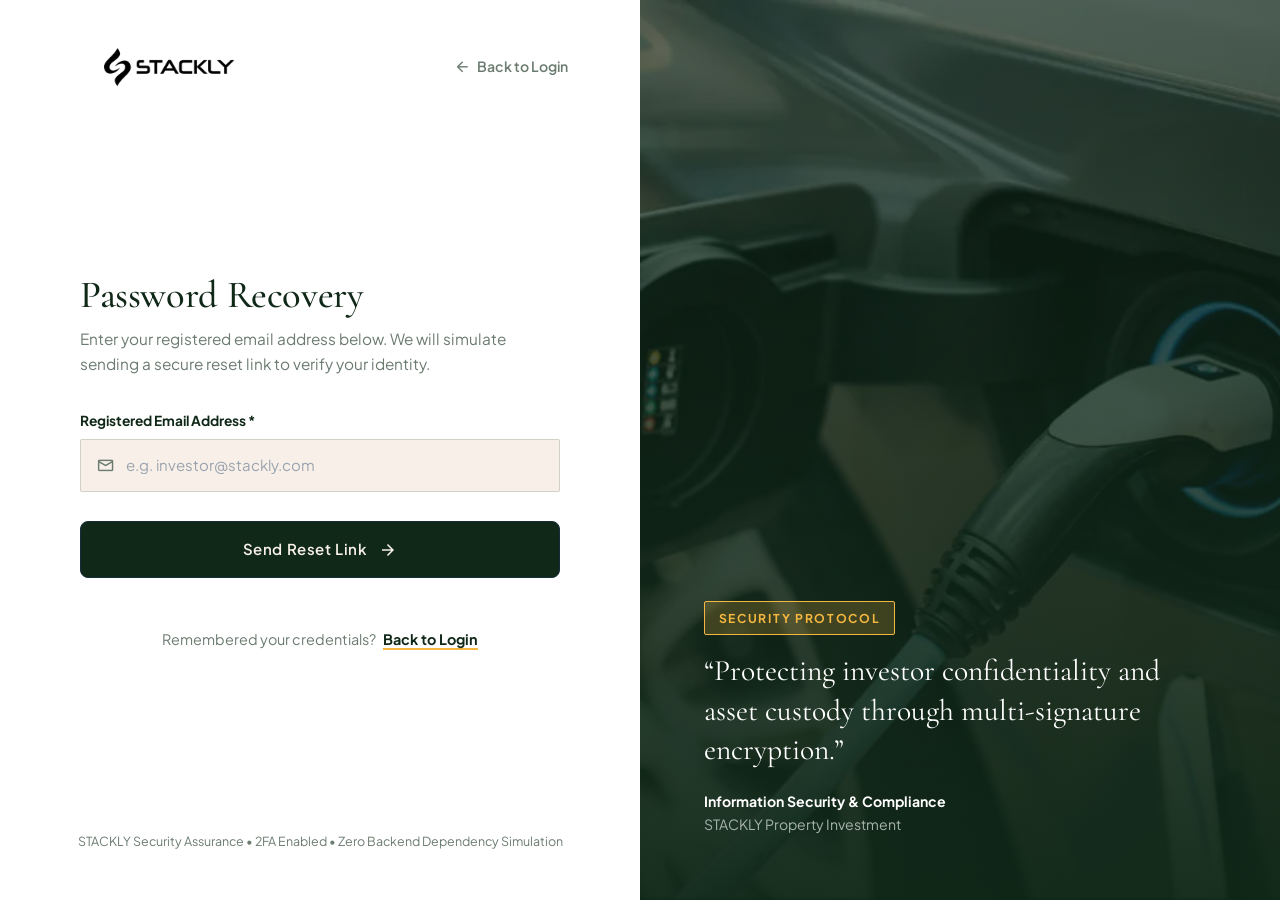
<file: forgot-password.html>
<!DOCTYPE html>
<html lang="en">
<head>
  <meta charset="UTF-8">
  <meta name="viewport" content="width=device-width, initial-scale=1.0">
  <title>Password Recovery | STACKLY Property Investment Portal</title>
  <meta name="description" content="Recover your credentials for the STACKLY Investor Portal.">

  <!-- Favicon -->
  <link rel="icon" type="image/webp" href="./images/logo-dark.webp">

  <!-- Fonts & Icons -->
  <link rel="preconnect" href="https://fonts.googleapis.com">
  <link rel="preconnect" href="https://fonts.gstatic.com" crossorigin>
  <link href="https://fonts.googleapis.com/css2?family=Cormorant+Garamond:ital,wght@0,400;0,500;0,600;0,700;1,400&family=Plus+Jakarta+Sans:wght@300;400;500;600;700&display=swap" rel="stylesheet">
  <link rel="stylesheet" href="https://fonts.googleapis.com/css2?family=Material+Symbols+Outlined:opsz,wght,FILL,GRAD@20..48,100..700,0..1,-50..200" />

  <!-- Stylesheets -->
  <link rel="stylesheet" href="./css/style.css">
  <link rel="stylesheet" href="./css/animations.css">
  <link rel="stylesheet" href="./css/auth.css">
  <link rel="stylesheet" href="./css/responsive.css">
</head>
<body class="auth-page preloader-active">

  <!-- ==========================================================================
       SITE PRELOADER
       ========================================================================== -->
  <div id="site-preloader" class="site-preloader" aria-label="Loading page" role="status">
    <div class="preloader-inner">
      <div class="preloader-brand">
        <img src="./images/logo-dark.webp" alt="STACKLY" class="preloader-logo" />
        <span class="preloader-tagline">Premier Luxury Property Investment</span>
      </div>
      <div class="preloader-loader-box">
        <div class="preloader-spinner">
          <div class="spinner-ring"></div>
          <div class="spinner-core"></div>
        </div>
        <div class="preloader-progress-track">
          <div class="preloader-progress-bar"></div>
        </div>
      </div>
    </div>
  </div>
  <noscript>
    <style>
      #site-preloader { display: none !important; }
      body.preloader-active { overflow: auto !important; }
    </style>
  </noscript>

  <div class="auth-split-wrapper">
    <!-- Left Form Pane -->
    <div class="auth-form-pane">
      <div class="auth-header-bar">
        <a href="index.html" class="nav-logo">
          <img src="./images/logo-dark.webp" alt="STACKLY Logo" class="nav-logo-img" />
        </a>
        <a href="login.html" class="auth-back-link">
          <span class="material-symbols-outlined">arrow_back</span>
          <span>Back to Login</span>
        </a>
      </div>

      <div class="auth-content-box">
        <h1 class="auth-title">Password Recovery</h1>
        <p class="auth-subtitle">
          Enter your registered email address below. We will simulate sending a secure reset link to verify your identity.
        </p>

        <form id="forgotForm" class="auth-form" novalidate>
          <!-- Email Input -->
          <div class="form-group">
            <label for="recoveryEmail" class="form-label">Registered Email Address *</label>
            <div class="input-wrapper">
              <span class="material-symbols-outlined input-icon">mail</span>
              <input type="email" id="recoveryEmail" class="auth-input" placeholder="e.g. investor@stackly.com" required>
            </div>
            <div class="validation-msg">Please enter a valid email address.</div>
          </div>

          <!-- Submit Button -->
          <button type="submit" class="btn btn-primary auth-submit-btn">
            Send Reset Link
            <span class="material-symbols-outlined">arrow_forward</span>
          </button>

          <!-- Confirmation Feedback Box -->
          <div id="recoveryFeedback" style="display: none; background: #FFFDF9; border: 1px solid var(--accent-gold); padding: 1.2rem; border-radius: var(--radius-xs); margin-top: 1.5rem; font-size: 0.88rem; color: var(--color-body); line-height: 1.6;">
            <div style="display: flex; align-items: center; gap: 0.5rem; color: var(--accent-emerald, #208850); font-weight: 600; margin-bottom: 0.4rem;">
              <span class="material-symbols-outlined">check_circle</span> Reset Instruction Dispatched (Demo)
            </div>
            If this were a production platform with active mail servers, a secure tokenized link would arrive in your inbox. For this frontend prototype, you can proceed to log in directly using the sample credentials.
            <div style="margin-top: 0.8rem;">
              <a href="login.html" class="btn btn-outline btn-sm">Return to Login</a>
            </div>
          </div>

          <div class="auth-footer-prompt">
            Remembered your credentials?
            <a href="login.html">Back to Login</a>
          </div>
        </form>
      </div>

      <div class="auth-legal-footer">
        STACKLY Security Assurance • 2FA Enabled • Zero Backend Dependency Simulation
      </div>
    </div>

    <!-- Right Media Visual Pane -->
    <div class="auth-media-pane">
      <img src="./images/auth-bg.webp" alt="High-end luxury architectural property interior" class="auth-media-img" loading="lazy">
      <div class="auth-media-gradient"></div>
      <div class="auth-media-caption">
        <span class="auth-media-badge">Security Protocol</span>
        <blockquote class="auth-media-quote">
          “Protecting investor confidentiality and asset custody through multi-signature encryption.”
        </blockquote>
        <div class="auth-media-author">
          <strong>Information Security & Compliance</strong>
          <span>STACKLY Property Investment</span>
        </div>
      </div>
    </div>
  </div>

  <!-- Scripts -->
  <script src="./js/components.js"></script>
  <script src="./js/auth.js"></script>
</body>
</html>
</file>
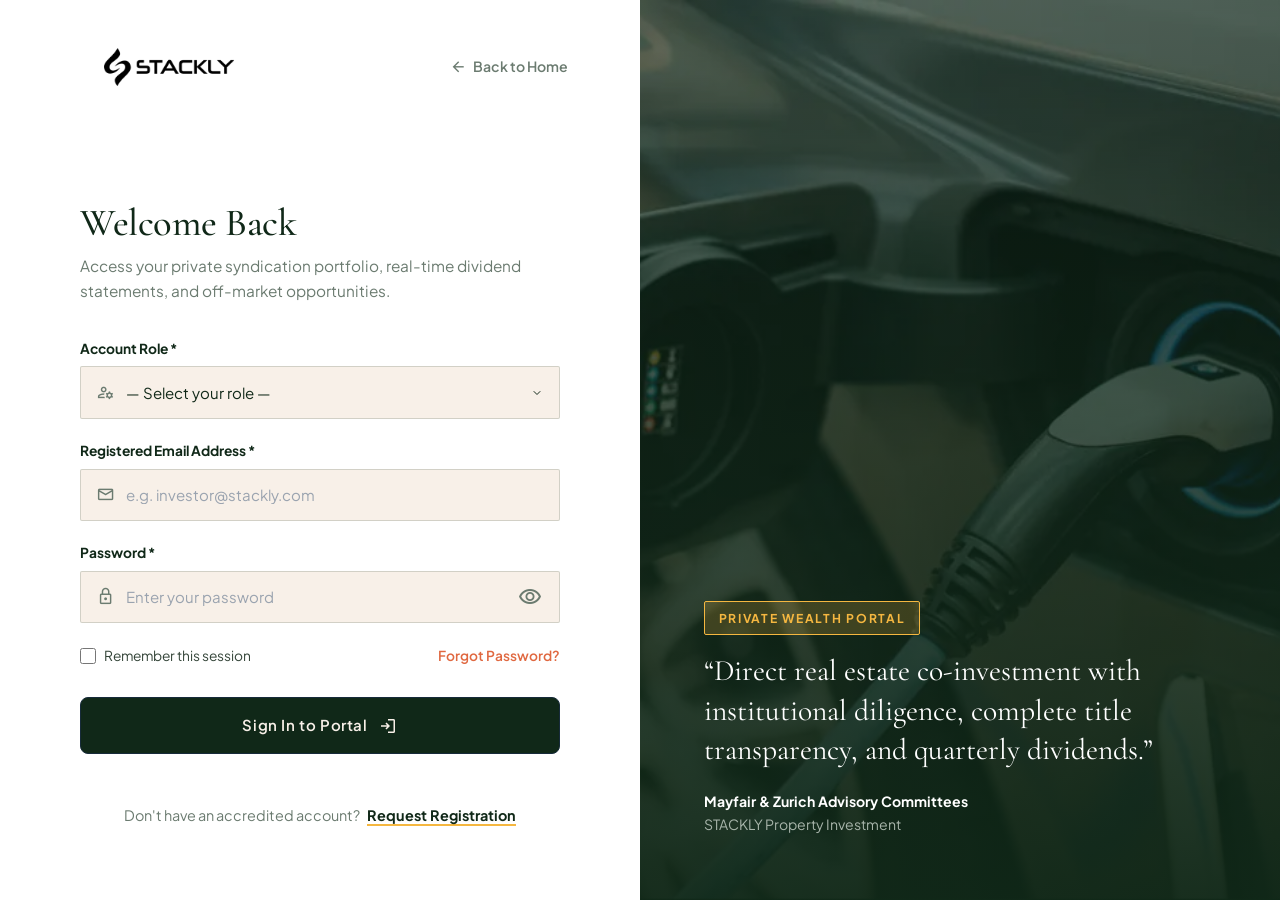
<file: login.html>
<!DOCTYPE html>
<html lang="en">
<head>
  <meta charset="UTF-8">
  <meta name="viewport" content="width=device-width, initial-scale=1.0">
  <title>Investor Login | STACKLY Property Investment Portal</title>
  <meta name="description" content="Secure access to the STACKLY Investor Portal and Executive Property Management Platform.">

  <!-- Favicon -->
  <link rel="icon" type="image/webp" href="./images/logo-dark.webp">

  <!-- Fonts & Icons -->
  <link rel="preconnect" href="https://fonts.googleapis.com">
  <link rel="preconnect" href="https://fonts.gstatic.com" crossorigin>
  <link href="https://fonts.googleapis.com/css2?family=Cormorant+Garamond:ital,wght@0,400;0,500;0,600;0,700;1,400&family=Plus+Jakarta+Sans:wght@300;400;500;600;700&display=swap" rel="stylesheet">
  <link rel="stylesheet" href="https://fonts.googleapis.com/css2?family=Material+Symbols+Outlined:opsz,wght,FILL,GRAD@20..48,100..700,0..1,-50..200" />

  <!-- Stylesheets -->
  <link rel="stylesheet" href="./css/style.css">
  <link rel="stylesheet" href="./css/animations.css">
  <link rel="stylesheet" href="./css/auth.css">
  <link rel="stylesheet" href="./css/responsive.css">
</head>
<body class="auth-page preloader-active">

  <!-- ==========================================================================
       SITE PRELOADER
       ========================================================================== -->
  <div id="site-preloader" class="site-preloader" aria-label="Loading page" role="status">
    <div class="preloader-inner">
      <div class="preloader-brand">
        <img src="./images/logo-dark.webp" alt="STACKLY" class="preloader-logo" />
        <span class="preloader-tagline">Premier Luxury Property Investment</span>
      </div>
      <div class="preloader-loader-box">
        <div class="preloader-spinner">
          <div class="spinner-ring"></div>
          <div class="spinner-core"></div>
        </div>
        <div class="preloader-progress-track">
          <div class="preloader-progress-bar"></div>
        </div>
      </div>
    </div>
  </div>
  <noscript>
    <style>
      #site-preloader { display: none !important; }
      body.preloader-active { overflow: auto !important; }
    </style>
  </noscript>

  <div class="auth-split-wrapper">
    <!-- Left Form Pane -->
    <div class="auth-form-pane">
      <div class="auth-header-bar">
        <!-- Logo -->
        <a href="index.html" class="nav-logo">
          <img src="./images/logo-dark.webp" alt="STACKLY Logo" class="nav-logo-img" />
        </a>

        <!-- Back to Home Link -->
        <a href="index.html" class="auth-back-link">
          <span class="material-symbols-outlined">arrow_back</span>
          <span>Back to Home</span>
        </a>
      </div>

      <div class="auth-content-box">
        <h1 class="auth-title">Welcome Back</h1>
        <p class="auth-subtitle">
          Access your private syndication portfolio, real-time dividend statements, and off-market opportunities.
        </p>

        <!-- Login Form in Strict Required Order:
             1. Role dropdown
             2. Email
             3. Password
             4. Forgot Password link
             5. Login button
             6. Register button / CTA -->
        <form id="loginForm" class="auth-form" novalidate>
          
          <!-- 1. Role Dropdown (Exactly User and Admin, explicitly selected) -->
          <div class="form-group">
            <label for="loginRole" class="form-label">Account Role *</label>
            <div class="input-wrapper">
              <span class="material-symbols-outlined input-icon">manage_accounts</span>
              <select id="loginRole" class="auth-select" required aria-label="Select Account Role">
                <option value="" disabled selected>— Select your role —</option>
                <option value="User">User (Investor Portal)</option>
                <option value="Admin">Admin (Executive Platform)</option>
              </select>
            </div>
            <div class="validation-msg">Please select an account role.</div>
          </div>

          <!-- 2. Email -->
          <div class="form-group">
            <label for="loginEmail" class="form-label">Registered Email Address *</label>
            <div class="input-wrapper">
              <span class="material-symbols-outlined input-icon">mail</span>
              <input type="email" id="loginEmail" class="auth-input" placeholder="e.g. investor@stackly.com" required aria-label="Email Address">
            </div>
            <div class="validation-msg">Please enter a valid email address.</div>
          </div>

          <!-- 3. Password -->
          <div class="form-group">
            <label for="loginPassword" class="form-label">Password *</label>
            <div class="input-wrapper">
              <span class="material-symbols-outlined input-icon">lock</span>
              <input type="password" id="loginPassword" class="auth-input" placeholder="Enter your password" required aria-label="Password">
              <button type="button" class="toggle-password-btn" aria-label="Toggle password visibility">
                <span class="material-symbols-outlined">visibility</span>
              </button>
            </div>
            <div class="validation-msg">Password must be at least 4 characters.</div>
          </div>

          <!-- 4. Forgot Password Link -->
          <div class="form-options-row">
            <label class="remember-checkbox">
              <input type="checkbox" id="rememberMe">
              <span>Remember this session</span>
            </label>
            <a href="./404.html" class="forgot-password-link">Forgot Password?</a>
          </div>

          <!-- 5. Login Button -->
          <button type="submit" class="btn btn-primary auth-submit-btn">
            Sign In to Portal
            <span class="material-symbols-outlined">login</span>
          </button>

          <!-- 6. Register CTA -->
          <div class="auth-footer-prompt">
            Don't have an accredited account?
            <a href="register.html">Request Registration</a>
          </div>

          <!-- Demo Credentials Helper Badge -->
          <!-- <div class="demo-credentials-badge">
            <strong>Demonstration Credentials for Testing:</strong>
            <div class="demo-cred-row">
              <div><strong>User (Investor):</strong> <span>investor@stackly.com</span> / <span>pass123</span></div>
              <button type="button" style="color: var(--accent-gold-dark); font-weight: 600; text-decoration: underline;" onclick="fillDemo('User', 'investor@stackly.com', 'pass123')">Auto-Fill</button>
            </div>
            <div class="demo-cred-row" style="margin-top: 0.5rem;">
              <div><strong>Admin (Executive):</strong> <span>admin@stackly.com</span> / <span>admin123</span></div>
              <button type="button" style="color: var(--accent-gold-dark); font-weight: 600; text-decoration: underline;" onclick="fillDemo('Admin', 'admin@stackly.com', 'admin123')">Auto-Fill</button>
            </div>
          </div> -->

        </form>
      </div>

      <!-- <div class="auth-legal-footer">
        STACKLY Client Encryption • 256-Bit SSL Demo Simulation • Protected by Private Key Escrow
      </div> -->
    </div>

    <!-- Right Media Visual Pane -->
    <div class="auth-media-pane">
      <img src="./images/auth-bg.webp" alt="High-end luxury architectural property interior" class="auth-media-img" loading="lazy">
      <div class="auth-media-gradient"></div>
      <div class="auth-media-caption">
        <span class="auth-media-badge">Private Wealth Portal</span>
        <blockquote class="auth-media-quote">
          “Direct real estate co-investment with institutional diligence, complete title transparency, and quarterly dividends.”
        </blockquote>
        <div class="auth-media-author">
          <strong>Mayfair & Zurich Advisory Committees</strong>
          <span>STACKLY Property Investment</span>
        </div>
      </div>
    </div>
  </div>

  <!-- Scripts -->
  <script src="./js/components.js"></script>
  <script src="./js/auth.js"></script>
  <script>
    function fillDemo(role, email, pass) {
      document.getElementById('loginRole').value = role;
      document.getElementById('loginEmail').value = email;
      document.getElementById('loginPassword').value = pass;
      showToast(`Filled ${role} demo credentials`, 'info');
    }
  </script>
</body>
</html>
</file>
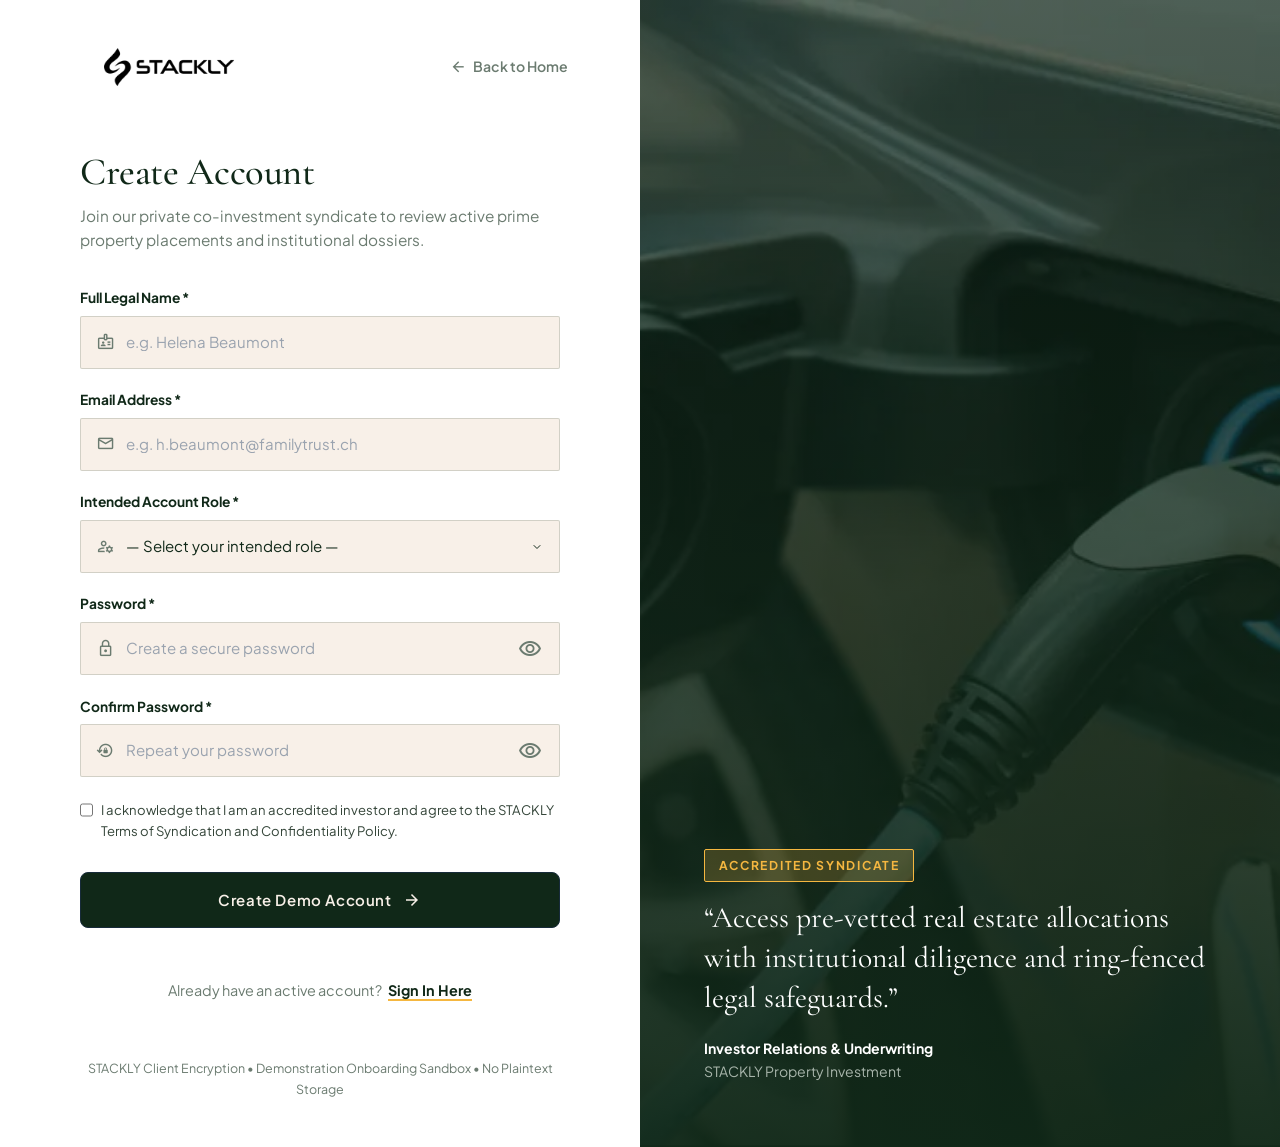
<file: register.html>
<!DOCTYPE html>
<html lang="en">
<head>
  <meta charset="UTF-8">
  <meta name="viewport" content="width=device-width, initial-scale=1.0">
  <title>Investor Registration | STACKLY Property Investment Portal</title>
  <meta name="description" content="Apply for accredited investor membership with STACKLY Property Investment.">

  <!-- Favicon -->
  <link rel="icon" type="image/webp" href="./images/logo-dark.webp">

  <!-- Fonts & Icons -->
  <link rel="preconnect" href="https://fonts.googleapis.com">
  <link rel="preconnect" href="https://fonts.gstatic.com" crossorigin>
  <link href="https://fonts.googleapis.com/css2?family=Cormorant+Garamond:ital,wght@0,400;0,500;0,600;0,700;1,400&family=Plus+Jakarta+Sans:wght@300;400;500;600;700&display=swap" rel="stylesheet">
  <link rel="stylesheet" href="https://fonts.googleapis.com/css2?family=Material+Symbols+Outlined:opsz,wght,FILL,GRAD@20..48,100..700,0..1,-50..200" />

  <!-- Stylesheets -->
  <link rel="stylesheet" href="./css/style.css">
  <link rel="stylesheet" href="./css/animations.css">
  <link rel="stylesheet" href="./css/auth.css">
  <link rel="stylesheet" href="./css/responsive.css">
</head>
<body class="auth-page preloader-active">

  <!-- ==========================================================================
       SITE PRELOADER
       ========================================================================== -->
  <div id="site-preloader" class="site-preloader" aria-label="Loading page" role="status">
    <div class="preloader-inner">
      <div class="preloader-brand">
        <img src="./images/logo-dark.webp" alt="STACKLY" class="preloader-logo" />
        <span class="preloader-tagline">Premier Luxury Property Investment</span>
      </div>
      <div class="preloader-loader-box">
        <div class="preloader-spinner">
          <div class="spinner-ring"></div>
          <div class="spinner-core"></div>
        </div>
        <div class="preloader-progress-track">
          <div class="preloader-progress-bar"></div>
        </div>
      </div>
    </div>
  </div>
  <noscript>
    <style>
      #site-preloader { display: none !important; }
      body.preloader-active { overflow: auto !important; }
    </style>
  </noscript>

  <div class="auth-split-wrapper">
    <!-- Left Form Pane -->
    <div class="auth-form-pane">
      <div class="auth-header-bar">
        <a href="index.html" class="nav-logo">
          <img src="./images/logo-dark.webp" alt="STACKLY Logo" class="nav-logo-img" />
        </a>
        <a href="index.html" class="auth-back-link">
          <span class="material-symbols-outlined">arrow_back</span>
          <span>Back to Home</span>
        </a>
      </div>

      <div class="auth-content-box">
        <h1 class="auth-title">Create Account</h1>
        <p class="auth-subtitle">
          Join our private co-investment syndicate to review active prime property placements and institutional dossiers.
        </p>

        <form id="registerForm" class="auth-form" novalidate>
          <!-- Full Name -->
          <div class="form-group">
            <label for="regName" class="form-label">Full Legal Name *</label>
            <div class="input-wrapper">
              <span class="material-symbols-outlined input-icon">badge</span>
              <input type="text" id="regName" class="auth-input" placeholder="e.g. Helena Beaumont" required>
            </div>
            <div class="validation-msg">Please enter your legal name.</div>
          </div>

          <!-- Email -->
          <div class="form-group">
            <label for="regEmail" class="form-label">Email Address *</label>
            <div class="input-wrapper">
              <span class="material-symbols-outlined input-icon">mail</span>
              <input type="email" id="regEmail" class="auth-input" placeholder="e.g. h.beaumont@familytrust.ch" required>
            </div>
            <div class="validation-msg">Please enter a valid email address.</div>
          </div>

          <!-- Role Selection (User or Admin) -->
          <div class="form-group">
            <label for="regRole" class="form-label">Intended Account Role *</label>
            <div class="input-wrapper">
              <span class="material-symbols-outlined input-icon">manage_accounts</span>
              <select id="regRole" class="auth-select" required>
                <option value="" disabled selected>— Select your intended role —</option>
                <option value="User">User (Private Co-Investor)</option>
                <option value="Admin">Admin (Executive Officer)</option>
              </select>
            </div>
            <div class="validation-msg">Please select an intended role.</div>
          </div>

          <!-- Password -->
          <div class="form-group">
            <label for="regPassword" class="form-label">Password *</label>
            <div class="input-wrapper">
              <span class="material-symbols-outlined input-icon">lock</span>
              <input type="password" id="regPassword" class="auth-input" placeholder="Create a secure password" required minlength="6">
              <button type="button" class="toggle-password-btn" aria-label="Toggle password visibility">
                <span class="material-symbols-outlined">visibility</span>
              </button>
            </div>
            <div class="validation-msg">Password must be at least 6 characters.</div>
          </div>

          <!-- Confirm Password -->
          <div class="form-group">
            <label for="regConfirmPassword" class="form-label">Confirm Password *</label>
            <div class="input-wrapper">
              <span class="material-symbols-outlined input-icon">lock_reset</span>
              <input type="password" id="regConfirmPassword" class="auth-input" placeholder="Repeat your password" required>
              <button type="button" class="toggle-password-btn" aria-label="Toggle password visibility">
                <span class="material-symbols-outlined">visibility</span>
              </button>
            </div>
            <div class="validation-msg">Passwords do not match.</div>
          </div>

          <!-- Terms Acknowledgement -->
          <div class="form-options-row">
            <label class="remember-checkbox" style="font-size: 0.82rem; align-items: flex-start;">
              <input type="checkbox" id="regTerms" required style="margin-top: 3px;">
              <span>I acknowledge that I am an accredited investor and agree to the STACKLY Terms of Syndication and Confidentiality Policy.</span>
            </label>
          </div>

          <!-- Create Account Button -->
          <button type="submit" class="btn btn-primary auth-submit-btn">
            Create Demo Account
            <span class="material-symbols-outlined">arrow_forward</span>
          </button>

          <!-- Link to Login -->
          <div class="auth-footer-prompt">
            Already have an active account?
            <a href="login.html">Sign In Here</a>
          </div>
        </form>
      </div>

      <div class="auth-legal-footer">
        STACKLY Client Encryption • Demonstration Onboarding Sandbox • No Plaintext Storage
      </div>
    </div>

    <!-- Right Media Visual Pane -->
    <div class="auth-media-pane">
      <img src="./images/auth-bg.webp" alt="High-end luxury architectural property interior" class="auth-media-img" loading="lazy">
      <div class="auth-media-gradient"></div>
      <div class="auth-media-caption">
        <span class="auth-media-badge">Accredited Syndicate</span>
        <blockquote class="auth-media-quote">
          “Access pre-vetted real estate allocations with institutional diligence and ring-fenced legal safeguards.”
        </blockquote>
        <div class="auth-media-author">
          <strong>Investor Relations & Underwriting</strong>
          <span>STACKLY Property Investment</span>
        </div>
      </div>
    </div>
  </div>

  <!-- Scripts -->
  <script src="./js/components.js"></script>
  <script src="./js/auth.js"></script>
</body>
</html>
</file>
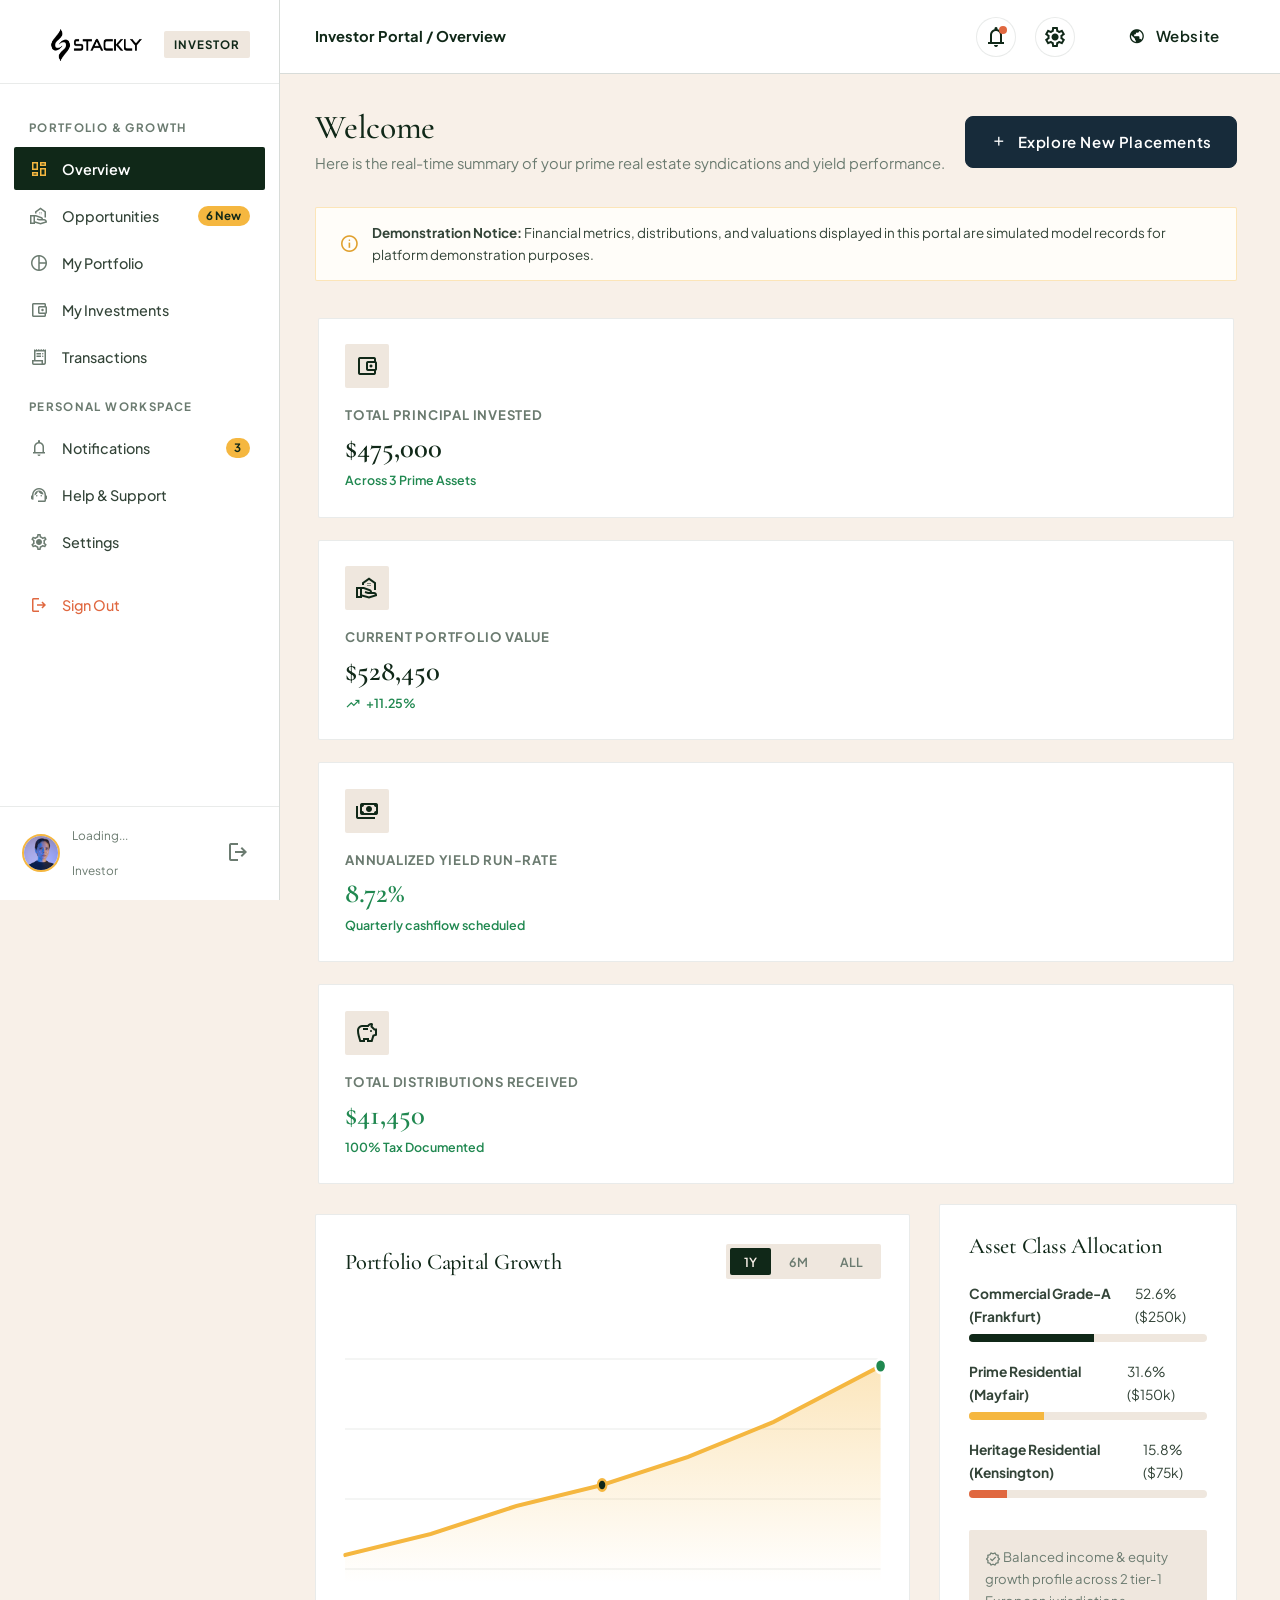
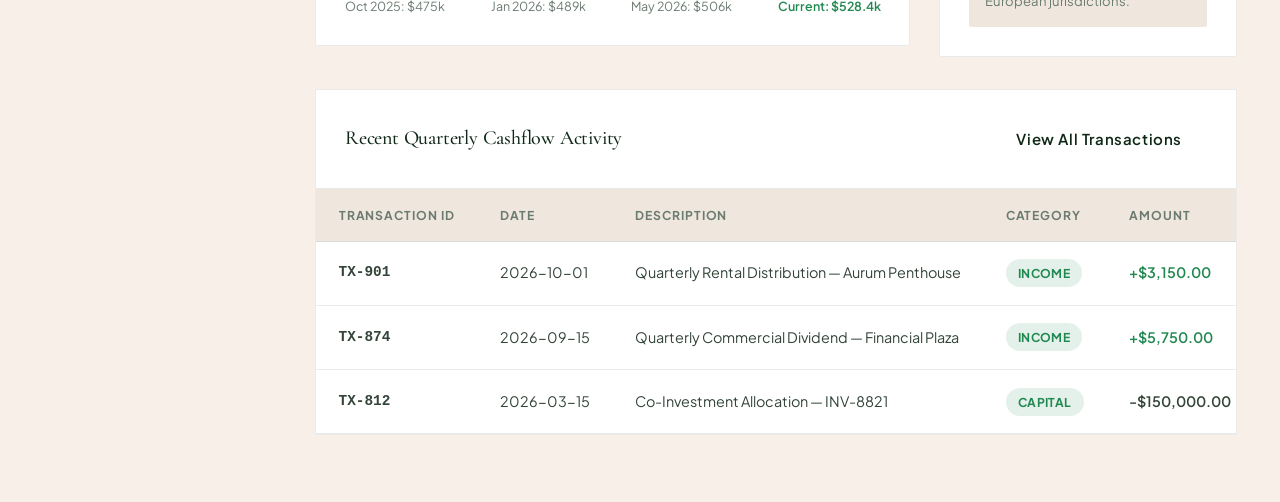
<file: user-dashboard.html>
<!DOCTYPE html>
<html lang="en">
<head>
  <meta charset="UTF-8">
  <meta name="viewport" content="width=device-width, initial-scale=1.0">
  <title>Investor Dashboard | STACKLY Property Investment Portal</title>
  <meta name="description" content="Manage your property syndications, review dividend disbursements, and track portfolio asset valuations.">

  <!-- Favicon -->
  <link rel="icon" type="image/webp" href="./images/logo-dark.webp">

  <!-- Fonts & Icons -->
  <link rel="preconnect" href="https://fonts.googleapis.com">
  <link rel="preconnect" href="https://fonts.gstatic.com" crossorigin>
  <link href="https://fonts.googleapis.com/css2?family=Cormorant+Garamond:ital,wght@0,400;0,500;0,600;0,700;1,400&family=Plus+Jakarta+Sans:wght@300;400;500;600;700&display=swap" rel="stylesheet">
  <link rel="stylesheet" href="https://fonts.googleapis.com/css2?family=Material+Symbols+Outlined:opsz,wght,FILL,GRAD@20..48,100..700,0..1,-50..200" />

  <!-- Stylesheets -->
  <link rel="stylesheet" href="./css/style.css">
  <link rel="stylesheet" href="./css/dashboard.css">
  <link rel="stylesheet" href="./css/responsive.css">
</head>
<body class="dashboard-layout preloader-active">

  <!-- ==========================================================================
       SITE PRELOADER
       ========================================================================== -->
  <div id="site-preloader" class="site-preloader" aria-label="Loading page" role="status">
    <div class="preloader-inner">
      <div class="preloader-brand">
        <img src="./images/logo-dark.webp" alt="STACKLY" class="preloader-logo" />
        <span class="preloader-tagline">Premier Luxury Property Investment</span>
      </div>
      <div class="preloader-loader-box">
        <div class="preloader-spinner">
          <div class="spinner-ring"></div>
          <div class="spinner-core"></div>
        </div>
        <div class="preloader-progress-track">
          <div class="preloader-progress-bar"></div>
        </div>
      </div>
    </div>
  </div>
  <noscript>
    <style>
      #site-preloader { display: none !important; }
      body.preloader-active { overflow: auto !important; }
    </style>
  </noscript>

  <!-- ==========================================================================
       PERSISTENT SIDEBAR NAVIGATION (12 ITEMS)
       ========================================================================== -->
  <aside class="dash-sidebar" aria-label="Investor Sidebar">
    <div class="dash-sidebar-header">
      <a href="user-dashboard.html" class="nav-logo">
        <img src="./images/logo-dark.webp" alt="STACKLY Logo" class="dash-logo-img" />
      </a>
      <span class="dash-role-tag">Investor</span>
    </div>

    <nav class="dash-sidebar-nav" aria-label="Portal Navigation">
      <div class="dash-nav-group-title">Portfolio & Growth</div>
      
      <!-- 1. Overview -->
      <button class="dash-nav-btn active" data-view="overview">
        <span class="material-symbols-outlined">dashboard</span>
        <span>Overview</span>
      </button>

      <!-- 2. Investment Opportunities -->
      <button class="dash-nav-btn" data-view="opportunities">
        <span class="material-symbols-outlined">real_estate_agent</span>
        <span>Opportunities</span>
        <span class="dash-nav-badge">6 New</span>
      </button>

      <!-- 3. My Portfolio -->
      <button class="dash-nav-btn" data-view="portfolio">
        <span class="material-symbols-outlined">pie_chart</span>
        <span>My Portfolio</span>
      </button>

      <!-- 4. My Investments -->
      <button class="dash-nav-btn" data-view="investments">
        <span class="material-symbols-outlined">account_balance_wallet</span>
        <span>My Investments</span>
      </button>

      <!-- 5. Transactions -->
      <button class="dash-nav-btn" data-view="transactions">
        <span class="material-symbols-outlined">receipt_long</span>
        <span>Transactions</span>
      </button>

      <!-- 6. Returns and Performance -->
      <!-- <button class="dash-nav-btn" data-view="returns">
        <span class="material-symbols-outlined">trending_up</span>
        <span>Returns & Yield</span>
      </button> -->

      <div class="dash-nav-group-title">Personal Workspace</div>

      <!-- 7. Saved Properties -->
      <!-- <button class="dash-nav-btn" data-view="saved">
        <span class="material-symbols-outlined">bookmark</span>
        <span>Saved Properties</span>
        <span class="dash-nav-badge saved-count">2</span>
      </button> -->

      <!-- 8. Documents -->
      <!-- <button class="dash-nav-btn" data-view="documents">
        <span class="material-symbols-outlined">folder</span>
        <span>Documents</span>
      </button> -->

      <!-- 9. Notifications -->
      <button class="dash-nav-btn" data-view="notifications">
        <span class="material-symbols-outlined">notifications</span>
        <span>Notifications</span>
        <span class="dash-nav-badge notif-count">3</span>
      </button>

      <!-- 10. Help & Support -->
      <button class="dash-nav-btn" data-view="support">
        <span class="material-symbols-outlined">support_agent</span>
        <span>Help & Support</span>
      </button>

      <!-- 11. Settings -->
      <button class="dash-nav-btn" data-view="settings">
        <span class="material-symbols-outlined">settings</span>
        <span>Settings</span>
      </button>

      <!-- 12. Logout -->
      <button class="dash-nav-btn" data-view="logout" style="margin-top: 1rem; color: var(--accent-rust, #E06840);">
        <span class="material-symbols-outlined" style="color: var(--accent-rust, #E06840);">logout</span>
        <span>Sign Out</span>
      </button>
    </nav>

    <!-- Sidebar User Footer -->
    <div class="dash-sidebar-footer">
      <div class="dash-user-chip">
        <img src="./images/avatar-1.webp" alt="Marcus Sterling" class="dash-user-avatar">
        <div class="dash-user-meta">
          <!-- <h5 id="dashUserName">Loading...</h5> -->
          <p id="dashUserEmail">Loading...</p>
          <p id="dashUserTier">Investor</p>
        </div>
      </div>
      <button class="dash-logout-btn" title="Sign Out" onclick="document.querySelector('[data-view=\'logout\']').click()">
        <span class="material-symbols-outlined">logout</span>
      </button>
    </div>
  </aside>

  <!-- ==========================================================================
       MAIN CONTENT AREA & TOPBAR
       ========================================================================== -->
  <div class="dash-main-area">
    <!-- Topbar -->
    <header class="dash-topbar">
      <div class="dash-topbar-left">
        <button class="dash-sidebar-toggle-btn" aria-label="Toggle navigation drawer">
          <span class="material-symbols-outlined">menu</span>
        </button>
        <div class="dash-breadcrumbs">Investor Portal / Overview</div>
      </div>

      <div class="dash-topbar-right">
        <!-- Notification Icon -->
        <button class="dash-action-icon-btn" title="Notifications" onclick="document.querySelector('[data-view=\'notifications\']').click()">
          <span class="material-symbols-outlined">notifications</span>
          <span class="notification-indicator"></span>
        </button>

        <!-- Settings Icon -->
        <button class="dash-action-icon-btn" title="Account Settings" onclick="document.querySelector('[data-view=\'settings\']').click()">
          <span class="material-symbols-outlined">settings</span>
        </button>

        <!-- Home Site Link -->
        <a href="404.html" class="btn btn-outline btn-sm" style="margin-left: 0.5rem;">
          <span class="material-symbols-outlined" style="font-size: 1.1rem;">public</span> Website
        </a>
      </div>
    </header>

    <!-- Content Views Container -->
    <div class="dash-content-container">

      <!-- ====================================================================
           VIEW 1: OVERVIEW
           ==================================================================== -->
      <section id="view-overview" class="dash-view-section active">
        <div class="dash-page-header">
          <div class="dash-page-title">
            <h2>Welcome</h2>
            <p>Here is the real-time summary of your prime real estate syndications and yield performance.</p>
          </div>
          <div class="dash-header-actions">
            <button class="btn btn-primary btn-sm" onclick="window.location.href='./404.html'">
              <span class="material-symbols-outlined" style="font-size: 1.1rem;">add</span> Explore New Placements
            </button>
          </div>
        </div>

        <div class="demo-data-banner">
          <span class="material-symbols-outlined">info</span>
          <div><strong>Demonstration Notice:</strong> Financial metrics, distributions, and valuations displayed in this portal are simulated model records for platform demonstration purposes.</div>
        </div>

        <!-- 4 Stat Summary Cards (Horizontal Scroll) -->
        <div class="dash-scroll-row">
          <div class="dash-scroll-item" style="background: var(--bg-surface); border: 1px solid var(--border-light); border-radius: var(--radius-xs); padding: 1.6rem;">
            <div class="dash-stat-icon-wrap" style="margin-bottom: 1rem;"><span class="material-symbols-outlined">account_balance_wallet</span></div>
            <div class="dash-stat-label">Total Principal Invested</div>
            <div class="dash-stat-val" style="font-size: 1.8rem;">$475,000</div>
            <div class="dash-stat-sub">Across 3 Prime Assets</div>
          </div>

          <div class="dash-scroll-item" style="background: var(--bg-surface); border: 1px solid var(--border-light); border-radius: var(--radius-xs); padding: 1.6rem;">
            <div class="dash-stat-icon-wrap" style="margin-bottom: 1rem;"><span class="material-symbols-outlined">real_estate_agent</span></div>
            <div class="dash-stat-label">Current Portfolio Value</div>
            <div class="dash-stat-val" style="font-size: 1.8rem;">$528,450</div>
            <div class="dash-stat-sub"><span class="material-symbols-outlined" style="font-size: 1rem;">trending_up</span> +11.25%</div>
          </div>

          <div class="dash-scroll-item" style="background: var(--bg-surface); border: 1px solid var(--border-light); border-radius: var(--radius-xs); padding: 1.6rem;">
            <div class="dash-stat-icon-wrap" style="margin-bottom: 1rem;"><span class="material-symbols-outlined">payments</span></div>
            <div class="dash-stat-label">Annualized Yield Run-Rate</div>
            <div class="dash-stat-val" style="font-size: 1.8rem; color: var(--accent-emerald, #208850);">8.72%</div>
            <div class="dash-stat-sub">Quarterly cashflow scheduled</div>
          </div>

          <div class="dash-scroll-item" style="background: var(--bg-surface); border: 1px solid var(--border-light); border-radius: var(--radius-xs); padding: 1.6rem;">
            <div class="dash-stat-icon-wrap" style="margin-bottom: 1rem;"><span class="material-symbols-outlined">savings</span></div>
            <div class="dash-stat-label">Total Distributions Received</div>
            <div class="dash-stat-val" style="font-size: 1.8rem; color: var(--accent-emerald, #208850);">$41,450</div>
            <div class="dash-stat-sub">100% Tax Documented</div>
          </div>
        </div>

        <!-- Charts Row -->
        <div style="display: grid; grid-template-columns: 2fr 1fr; gap: 1.8rem;" class="split-layout">
          <!-- Portfolio Value Chart -->
          <div class="dash-chart-card">
            <div class="dash-card-header">
              <h3 class="dash-card-title">Portfolio Capital Growth</h3>
              <div class="time-pill-group">
                <button class="time-pill active" data-period="1Y">1Y</button>
                <button class="time-pill" data-period="6M">6M</button>
                <button class="time-pill" data-period="ALL">ALL</button>
              </div>
            </div>
            <div class="dash-chart-wrapper">
              <!-- Native SVG Responsive Chart -->
              <svg class="native-svg-chart" viewBox="0 0 500 200" preserveAspectRatio="none">
                <defs>
                  <linearGradient id="chartGradient" x1="0" y1="0" x2="0" y2="1">
                    <stop offset="0%" stop-color="#F5B740" stop-opacity="0.35"/>
                    <stop offset="100%" stop-color="#F5B740" stop-opacity="0.0"/>
                  </linearGradient>
                </defs>
                <!-- Grid Lines -->
                <line x1="0" y1="40" x2="500" y2="40" stroke="rgba(16, 40, 24, 0.06)" stroke-width="1" />
                <line x1="0" y1="90" x2="500" y2="90" stroke="rgba(16, 40, 24, 0.06)" stroke-width="1" />
                <line x1="0" y1="140" x2="500" y2="140" stroke="rgba(16, 40, 24, 0.06)" stroke-width="1" />
                <line x1="0" y1="190" x2="500" y2="190" stroke="rgba(16, 40, 24, 0.06)" stroke-width="1" />
                <!-- Area Fill -->
                <polygon points="0,180 80,165 160,145 240,130 320,110 400,85 500,45 500,200 0,200" fill="url(#chartGradient)" />
                <!-- Path Line -->
                <path id="perfChartPath" d="M0,180 L80,165 L160,145 L240,130 L320,110 L400,85 L500,45" fill="none" stroke="#F5B740" stroke-width="3" stroke-linecap="round" />
                <!-- Highlight Points -->
                <circle cx="240" cy="130" r="4" fill="#102818" stroke="#F5B740" stroke-width="2" />
                <circle cx="500" cy="45" r="5" fill="#208850" stroke="#FFFFFF" stroke-width="2" />
              </svg>
            </div>
            <div style="display: flex; justify-content: space-between; font-size: 0.78rem; color: var(--color-muted); margin-top: 0.8rem;">
              <span>Oct 2025: $475k</span>
              <span>Jan 2026: $489k</span>
              <span>May 2026: $506k</span>
              <span style="font-weight: 600; color: var(--accent-emerald, #208850);">Current: $528.4k</span>
            </div>
          </div>

          <!-- Allocation Breakdown Visual -->
          <div class="dash-chart-card">
            <div class="dash-card-header">
              <h3 class="dash-card-title">Asset Class Allocation</h3>
            </div>
            <div style="display: flex; flex-direction: column; gap: 1.2rem; margin-top: 1rem;">
              <div>
                <div style="display: flex; justify-content: space-between; font-size: 0.86rem; margin-bottom: 0.35rem;">
                  <strong>Commercial Grade-A (Frankfurt)</strong>
                  <span>52.6% ($250k)</span>
                </div>
                <div style="height: 8px; background: var(--bg-secondary); border-radius: 4px; overflow: hidden;">
                  <div style="width: 52.6%; height: 100%; background: #102818;"></div>
                </div>
              </div>

              <div>
                <div style="display: flex; justify-content: space-between; font-size: 0.86rem; margin-bottom: 0.35rem;">
                  <strong>Prime Residential (Mayfair)</strong>
                  <span>31.6% ($150k)</span>
                </div>
                <div style="height: 8px; background: var(--bg-secondary); border-radius: 4px; overflow: hidden;">
                  <div style="width: 31.6%; height: 100%; background: #F5B740;"></div>
                </div>
              </div>

              <div>
                <div style="display: flex; justify-content: space-between; font-size: 0.86rem; margin-bottom: 0.35rem;">
                  <strong>Heritage Residential (Kensington)</strong>
                  <span>15.8% ($75k)</span>
                </div>
                <div style="height: 8px; background: var(--bg-secondary); border-radius: 4px; overflow: hidden;">
                  <div style="width: 15.8%; height: 100%; background: #E06840;"></div>
                </div>
              </div>
            </div>

            <div style="background: var(--bg-secondary); padding: 1rem; border-radius: var(--radius-xs); margin-top: 2rem; font-size: 0.82rem; color: var(--color-muted);">
              <span class="material-symbols-outlined" style="vertical-align: middle; font-size: 1rem; color: var(--accent-gold-dark);">verified</span>
              Balanced income & equity growth profile across 2 tier-1 European jurisdictions.
            </div>
          </div>
        </div>

        <!-- Recent Transactions Table Preview -->
        <div class="dash-table-card">
          <div class="dash-filter-bar">
            <h3 class="dash-card-title" style="font-size: 1.25rem;">Recent Quarterly Cashflow Activity</h3>
            <button class="btn btn-outline btn-sm" onclick="document.querySelector('[data-view=\'transactions\']').click()">
              View All Transactions
            </button>
          </div>
          <div class="dash-table-wrap">
            <table class="dash-table">
              <thead>
                <tr>
                  <th>Transaction ID</th>
                  <th>Date</th>
                  <th>Description</th>
                  <th>Category</th>
                  <th>Amount</th>
                  <th>Status</th>
                </tr>
              </thead>
              <tbody>
                <tr>
                  <td style="font-family: monospace; font-weight: 600;">TX-901</td>
                  <td>2026-10-01</td>
                  <td>Quarterly Rental Distribution — Aurum Penthouse</td>
                  <td><span class="dash-status-pill status-active">Income</span></td>
                  <td style="color: var(--accent-emerald, #208850); font-weight: 600;">+$3,150.00</td>
                  <td><span class="dash-status-pill status-completed">Completed</span></td>
                </tr>
                <tr>
                  <td style="font-family: monospace; font-weight: 600;">TX-874</td>
                  <td>2026-09-15</td>
                  <td>Quarterly Commercial Dividend — Financial Plaza</td>
                  <td><span class="dash-status-pill status-active">Income</span></td>
                  <td style="color: var(--accent-emerald, #208850); font-weight: 600;">+$5,750.00</td>
                  <td><span class="dash-status-pill status-completed">Completed</span></td>
                </tr>
                <tr>
                  <td style="font-family: monospace; font-weight: 600;">TX-812</td>
                  <td>2026-03-15</td>
                  <td>Co-Investment Allocation — INV-8821</td>
                  <td><span class="dash-status-pill status-active">Capital</span></td>
                  <td style="font-weight: 600;">-$150,000.00</td>
                  <td><span class="dash-status-pill status-completed">Completed</span></td>
                </tr>
              </tbody>
            </table>
          </div>
        </div>
      </section>

      <!-- ====================================================================
           VIEW 2: INVESTMENT OPPORTUNITIES
           ==================================================================== -->
      <section id="view-opportunities" class="dash-view-section">
        <div class="dash-page-header">
          <div class="dash-page-title">
            <h2>Current Investment Opportunities</h2>
            <p>Institutional property acquisitions open for syndication and private allocation.</p>
          </div>
        </div>

        <div class="dash-filter-bar" style="background: var(--bg-surface); border: 1px solid var(--border-light); border-radius: var(--radius-xs); margin-bottom: 2rem;">
          <div class="dash-search-input-wrap">
            <span class="material-symbols-outlined">search</span>
            <input type="text" id="oppsSearchInput" class="dash-search-input" placeholder="Search by property name or location...">
          </div>
          <div class="dash-filters-group">
            <select id="oppsCategoryFilter" class="dash-filter-select">
              <option value="All">All Property Categories</option>
              <option value="Residential">Residential</option>
              <option value="Commercial">Commercial</option>
              <option value="Rental">Rental Estates</option>
              <option value="Mixed-Use">Mixed-Use</option>
            </select>
          </div>
        </div>

        <div id="oppsGrid" style="display: grid; grid-template-columns: repeat(auto-fill, minmax(340px, 1fr)); gap: 2rem;">
          <!-- Dynamically populated by js/user-dashboard.js -->
        </div>
      </section>

      <!-- ====================================================================
           VIEW 3: MY PORTFOLIO
           ==================================================================== -->
      <section id="view-portfolio" class="dash-view-section">
        <div class="dash-page-header">
          <div class="dash-page-title">
            <h2>My Portfolio Holdings</h2>
            <p>Direct ownership share in underlying special purpose vehicle properties.</p>
          </div>
        </div>

        <div class="dash-stat-grid">
          <div class="dash-stat-card">
            <div class="dash-stat-label">Active Syndicates</div>
            <div class="dash-stat-val">3 Holdings</div>
            <div class="dash-stat-sub">100% Occupancy Rate</div>
          </div>
          <div class="dash-stat-card">
            <div class="dash-stat-label">Total Current Value</div>
            <div class="dash-stat-val">$528,450</div>
            <div class="dash-stat-sub">+11.25% Unrealized Capital Gain</div>
          </div>
          <div class="dash-stat-card">
            <div class="dash-stat-label">Avg Projected Term</div>
            <div class="dash-stat-val">4.5 Years</div>
            <div class="dash-stat-sub">Maturity 2029 - 2031</div>
          </div>
        </div>

        <div class="dash-scroll-row">
          <div class="dash-scroll-item">
            <div class="property-card">
              <div class="property-image-wrap">
                <img src="./images/property-1.webp" alt="The Aurum Penthouse" class="property-image">
                <span class="property-badge">Residential</span>
              </div>
              <div class="property-body">
                <h3 class="property-title">The Aurum Penthouse - Mayfair</h3>
                <p style="font-size: 0.88rem; color: var(--color-muted);">London, W1K • 1.2% Ownership</p>
                <div class="property-meta-grid">
                  <div class="meta-item"><span class="meta-label">Allocation</span><span class="meta-value">$150,000</span></div>
                  <div class="meta-item"><span class="meta-label">Current Value</span><span class="meta-value">$168,200</span></div>
                  <div class="meta-item"><span class="meta-label">Net Yield</span><span class="meta-value" style="color: var(--accent-emerald, #208850);">8.4%</span></div>
                </div>
              </div>
            </div>
          </div>

          <div class="dash-scroll-item">
            <div class="property-card">
              <div class="property-image-wrap">
                <img src="./images/property-3.webp" alt="Grandview Financial Plaza" class="property-image">
                <span class="property-badge">Commercial</span>
              </div>
              <div class="property-body">
                <h3 class="property-title">Grandview Financial Plaza</h3>
                <p style="font-size: 0.88rem; color: var(--color-muted);">Frankfurt, CBD • 0.74% Ownership</p>
                <div class="property-meta-grid">
                  <div class="meta-item"><span class="meta-label">Allocation</span><span class="meta-value">$250,000</span></div>
                  <div class="meta-item"><span class="meta-label">Current Value</span><span class="meta-value">$279,500</span></div>
                  <div class="meta-item"><span class="meta-label">Net Yield</span><span class="meta-value" style="color: var(--accent-emerald, #208850);">9.2%</span></div>
                </div>
              </div>
            </div>
          </div>

          <div class="dash-scroll-item">
            <div class="property-card">
              <div class="property-image-wrap">
                <img src="./images/property-2.webp" alt="Kensington Garden Residences" class="property-image">
                <span class="property-badge">Residential</span>
              </div>
              <div class="property-body">
                <h3 class="property-title">Kensington Garden Residences</h3>
                <p style="font-size: 0.88rem; color: var(--color-muted);">London, W8 • 0.84% Ownership</p>
                <div class="property-meta-grid">
                  <div class="meta-item"><span class="meta-label">Allocation</span><span class="meta-value">$75,000</span></div>
                  <div class="meta-item"><span class="meta-label">Current Value</span><span class="meta-value">$80,750</span></div>
                  <div class="meta-item"><span class="meta-label">Net Yield</span><span class="meta-value" style="color: var(--accent-emerald, #208850);">7.8%</span></div>
                </div>
              </div>
            </div>
          </div>
        </div>
      </section>

      <!-- ====================================================================
           VIEW 4: MY INVESTMENTS
           ==================================================================== -->
      <section id="view-investments" class="dash-view-section">
        <div class="dash-page-header">
          <div class="dash-page-title">
            <h2>Investment Ledger</h2>
            <p>Audited records of capital placement and historical distribution receipts.</p>
          </div>
        </div>

        <!-- Investment Summary Cards -->
        <div class="dash-scroll-row" style="margin-bottom: 2rem;">
          <div class="dash-scroll-item" style="background: var(--bg-surface); border: 1px solid var(--border-light); border-radius: var(--radius-xs); padding: 1.4rem;">
            <div class="dash-stat-label">Total Invested Capital</div>
            <div class="dash-stat-val" style="font-size: 1.6rem;">$475,000</div>
            <div class="dash-stat-sub">Across 3 syndicates</div>
          </div>
          <div class="dash-scroll-item" style="background: var(--bg-surface); border: 1px solid var(--border-light); border-radius: var(--radius-xs); padding: 1.4rem;">
            <div class="dash-stat-label">Total Accrued Returns</div>
            <div class="dash-stat-val" style="font-size: 1.6rem; color: var(--accent-emerald, #208850);">$41,450</div>
            <div class="dash-stat-sub">All distributions paid</div>
          </div>
          <div class="dash-scroll-item" style="background: var(--bg-surface); border: 1px solid var(--border-light); border-radius: var(--radius-xs); padding: 1.4rem;">
            <div class="dash-stat-label">Active Investments</div>
            <div class="dash-stat-val" style="font-size: 1.6rem;">3</div>
            <div class="dash-stat-sub">All generating yield</div>
          </div>
          <div class="dash-scroll-item" style="background: var(--bg-surface); border: 1px solid var(--border-light); border-radius: var(--radius-xs); padding: 1.4rem;">
            <div class="dash-stat-label">Pending Distributions</div>
            <div class="dash-stat-val" style="font-size: 1.6rem; color: var(--accent-rust, #E06840);">$9,250</div>
            <div class="dash-stat-sub">Next payout Jan 15, 2027</div>
          </div>
        </div>

        <div style="display: grid; grid-template-columns: 1fr 320px; gap: 1.8rem; align-items: start;">
          <!-- Main Table -->
          <div class="dash-table-card">
            <div class="dash-filter-bar">
              <h3 class="dash-card-title" style="font-size: 1.1rem;">Full Investment History</h3>
              <div style="display: flex; gap: 0.5rem;">
                <button class="btn btn-outline btn-sm" onclick="window.location.href='./404.html'">Active Only</button>
                <button class="btn btn-outline btn-sm" onclick="window.location.href='./404.html'"><span class="material-symbols-outlined" style="font-size: 1rem;">download</span> Export</button>
              </div>
            </div>
            <div class="dash-table-wrap">
              <table class="dash-table">
                <thead>
                  <tr>
                    <th>Investment Ref</th>
                    <th>Property Asset</th>
                    <th>Subscription Date</th>
                    <th>Initial Capital</th>
                    <th>Contracted Yield</th>
                    <th>Accrued Return</th>
                    <th>Status</th>
                  </tr>
                </thead>
                <tbody id="invTableBody">
                  <!-- Dynamically populated by user-dashboard.js -->
                </tbody>
              </table>
            </div>
          </div>

          <!-- Sidebar: Quick Actions & Investment Breakdown -->
          <div>
            <!-- Quick Actions Card -->
            <div style="background: var(--bg-surface); border: 1px solid var(--border-light); border-radius: var(--radius-xs); padding: 1.5rem; margin-bottom: 1.5rem;">
              <h4 style="font-size: 1rem; margin-bottom: 1rem; color: var(--color-heading);">Quick Actions</h4>
              <div style="display: flex; flex-direction: column; gap: 0.6rem;">
                <button class="btn btn-outline btn-sm" style="width: 100%;" onclick="window.location.href='./404.html'">
                  <span class="material-symbols-outlined" style="font-size: 1rem;">search</span> Browse New Syndicates
                </button>
                <button class="btn btn-outline btn-sm" style="width: 100%;" onclick="window.location.href='./404.html'">
                  <span class="material-symbols-outlined" style="font-size: 1rem;">add_money</span> Add Funds to Treasury
                </button>
                <button class="btn btn-outline btn-sm" style="width: 100%;" onclick="window.location.href='./404.html'">
                  <span class="material-symbols-outlined" style="font-size: 1rem;">description</span> Download Statement
                </button>
                <button class="btn btn-outline btn-sm" style="width: 100%;" onclick="window.location.href='./404.html'">
                  <span class="material-symbols-outlined" style="font-size: 1rem;">bank</span> Link Bank Account
                </button>
              </div>
            </div>

            <!-- Investment Breakdown Card -->
            <div style="background: var(--bg-surface); border: 1px solid var(--border-light); border-radius: var(--radius-xs); padding: 1.5rem;">
              <h4 style="font-size: 1rem; margin-bottom: 1rem; color: var(--color-heading);">Investment Breakdown</h4>
              <div style="display: flex; flex-direction: column; gap: 1rem;">
                <div>
                  <div style="display: flex; justify-content: space-between; font-size: 0.85rem; margin-bottom: 0.3rem;">
                    <strong>The Aurum Penthouse</strong>
                    <span>$150,000</span>
                  </div>
                  <div style="height: 6px; background: var(--bg-secondary); border-radius: 3px; overflow: hidden;">
                    <div style="width: 40%; height: 100%; background: #102818;"></div>
                  </div>
                </div>
                <div>
                  <div style="display: flex; justify-content: space-between; font-size: 0.85rem; margin-bottom: 0.3rem;">
                    <strong>Grandview Financial Plaza</strong>
                    <span>$250,000</span>
                  </div>
                  <div style="height: 6px; background: var(--bg-secondary); border-radius: 3px; overflow: hidden;">
                    <div style="width: 35%; height: 100%; background: #F5B740;"></div>
                  </div>
                </div>
                <div>
                  <div style="display: flex; justify-content: space-between; font-size: 0.85rem; margin-bottom: 0.3rem;">
                    <strong>Kensington Garden Residences</strong>
                    <span>$75,000</span>
                  </div>
                  <div style="height: 6px; background: var(--bg-secondary); border-radius: 3px; overflow: hidden;">
                    <div style="width: 25%; height: 100%; background: #E06840;"></div>
                  </div>
                </div>
              </div>
              <div style="margin-top: 1.2rem; padding-top: 1rem; border-top: 1px solid var(--border-light); font-size: 0.82rem; color: var(--color-muted);">
                <div style="display: flex; justify-content: space-between; margin-bottom: 0.3rem;">
                  <span>Weighted Avg Yield</span>
                  <span style="color: var(--accent-emerald, #208850); font-weight: 600;">8.47%</span>
                </div>
                <div style="display: flex; justify-content: space-between;">
                  <span>Projected Annual Income</span>
                  <span style="font-weight: 600;">$40,232</span>
                </div>
              </div>
            </div>
          </div>
        </div>
      </section>

      <!-- ====================================================================
           VIEW 5: TRANSACTIONS & CSV EXPORT
           ==================================================================== -->
      <section id="view-transactions" class="dash-view-section">
        <div class="dash-page-header">
          <div class="dash-page-title">
            <h2>Financial Transactions & Distributions</h2>
            <p>Full transaction record with client-side CSV statement generation.</p>
          </div>
          <div class="dash-header-actions">
            <button onclick="window.location.href='./404.html'" class="btn btn-outline btn-sm">
              <span class="material-symbols-outlined" style="font-size: 1.1rem;">download</span> Export Statement (CSV)
            </button>
          </div>
        </div>

        <!-- Transaction Summary Cards -->
        <div class="dash-scroll-row" style="margin-bottom: 2rem;">
          <div class="dash-scroll-item" style="background: var(--bg-surface); border: 1px solid var(--border-light); border-radius: var(--radius-xs); padding: 1.4rem;">
            <div class="dash-stat-label">Total Income Received</div>
            <div class="dash-stat-val" style="font-size: 1.6rem; color: var(--accent-emerald, #208850);">$41,450</div>
            <div class="dash-stat-sub">Across 10 transactions</div>
          </div>
          <div class="dash-scroll-item" style="background: var(--bg-surface); border: 1px solid var(--border-light); border-radius: var(--radius-xs); padding: 1.4rem;">
            <div class="dash-stat-label">Total Capital Deployed</div>
            <div class="dash-stat-val" style="font-size: 1.6rem;">$475,000</div>
            <div class="dash-stat-sub">3 syndicate allocations</div>
          </div>
          <div class="dash-scroll-item" style="background: var(--bg-surface); border: 1px solid var(--border-light); border-radius: var(--radius-xs); padding: 1.4rem;">
            <div class="dash-stat-label">Last Transaction</div>
            <div class="dash-stat-val" style="font-size: 1.6rem;">+$3,150</div>
            <div class="dash-stat-sub">Oct 1, 2026 • Aurum Penthouse</div>
          </div>
          <div class="dash-scroll-item" style="background: var(--bg-surface); border: 1px solid var(--border-light); border-radius: var(--radius-xs); padding: 1.4rem;">
            <div class="dash-stat-label">Pending Payouts</div>
            <div class="dash-stat-val" style="font-size: 1.6rem; color: var(--accent-rust, #E06840);">$9,250</div>
            <div class="dash-stat-sub">Next: Jan 15, 2027</div>
          </div>
        </div>

        <div style="display: grid; grid-template-columns: 1fr 320px; gap: 1.8rem; align-items: start;">
          <!-- Main Table -->
          <div class="dash-table-card">
            <div class="dash-filter-bar">
              <h3 class="dash-card-title" style="font-size: 1.1rem;">Complete Transaction History</h3>
              <div style="display: flex; gap: 0.5rem;">
                <button class="btn btn-outline btn-sm" onclick="window.location.href='./404.html'">Income Only</button>
                <button class="btn btn-outline btn-sm" onclick="window.location.href='./404.html'">Capital Only</button>
                <button class="btn btn-outline btn-sm" onclick="window.location.href='./404.html'"><span class="material-symbols-outlined" style="font-size: 1rem;">download</span> CSV</button>
              </div>
            </div>
            <div class="dash-table-wrap">
              <table class="dash-table">
                <thead>
                  <tr>
                    <th>Transaction ID</th>
                    <th>Settlement Date</th>
                    <th>Description</th>
                    <th>Type</th>
                    <th>Amount</th>
                    <th>Status</th>
                  </tr>
                </thead>
                <tbody id="txTableBody">
                  <!-- Populated dynamically -->
                </tbody>
              </table>
            </div>
          </div>

          <!-- Sidebar: Recent Activity & Category Breakdown -->
          <div>
            <!-- Recent Activity Mini Timeline -->
            <div style="background: var(--bg-surface); border: 1px solid var(--border-light); border-radius: var(--radius-xs); padding: 1.5rem; margin-bottom: 1.5rem;">
              <h4 style="font-size: 1rem; margin-bottom: 1rem; color: var(--color-heading);">Recent Activity</h4>
              <div style="display: flex; flex-direction: column; gap: 0.8rem;">
                <div style="display: flex; gap: 0.8rem; align-items: flex-start;">
                  <div style="width: 8px; height: 8px; border-radius: 50%; background: var(--accent-emerald); min-width: 8px; margin-top: 4px;"></div>
                  <div>
                    <div style="font-size: 0.85rem; font-weight: 600;">+$3,150 · Dividend Received</div>
                    <div style="font-size: 0.75rem; color: var(--color-muted);">Oct 1, 2026 — Aurum Penthouse</div>
                  </div>
                </div>
                <div style="display: flex; gap: 0.8rem; align-items: flex-start;">
                  <div style="width: 8px; height: 8px; border-radius: 50%; background: var(--accent-emerald); min-width: 8px; margin-top: 4px;"></div>
                  <div>
                    <div style="font-size: 0.85rem; font-weight: 600;">+$5,750 · Dividend Received</div>
                    <div style="font-size: 0.75rem; color: var(--color-muted);">Sep 15, 2026 — Financial Plaza</div>
                  </div>
                </div>
                <div style="display: flex; gap: 0.8rem; align-items: flex-start;">
                  <div style="width: 8px; height: 8px; border-radius: 50%; background: var(--color-heading); min-width: 8px; margin-top: 4px;"></div>
                  <div>
                    <div style="font-size: 0.85rem; font-weight: 600;">-$150,000 · Capital Deployed</div>
                    <div style="font-size: 0.75rem; color: var(--color-muted);">Mar 15, 2026 — INV-8821</div>
                  </div>
                </div>
                <div style="display: flex; gap: 0.8rem; align-items: flex-start;">
                  <div style="width: 8px; height: 8px; border-radius: 50%; background: var(--color-heading); min-width: 8px; margin-top: 4px;"></div>
                  <div>
                    <div style="font-size: 0.85rem; font-weight: 600;">-$250,000 · Capital Deployed</div>
                    <div style="font-size: 0.75rem; color: var(--color-muted);">Jan 20, 2026 — INV-7649</div>
                  </div>
                </div>
              </div>
            </div>

            <!-- Category Breakdown Card -->
            <div style="background: var(--bg-surface); border: 1px solid var(--border-light); border-radius: var(--radius-xs); padding: 1.5rem;">
              <h4 style="font-size: 1rem; margin-bottom: 1rem; color: var(--color-heading);">By Category</h4>
              <div style="display: flex; flex-direction: column; gap: 0.8rem;">
                <div>
                  <div style="display: flex; justify-content: space-between; font-size: 0.85rem; margin-bottom: 0.3rem;">
                    <span>Rental Distributions</span>
                    <span style="color: var(--accent-emerald); font-weight: 600;">+$28,500</span>
                  </div>
                  <div style="height: 6px; background: var(--bg-secondary); border-radius: 3px; overflow: hidden;">
                    <div style="width: 62%; height: 100%; background: var(--accent-emerald); opacity: 0.3;"></div>
                  </div>
                </div>
                <div>
                  <div style="display: flex; justify-content: space-between; font-size: 0.85rem; margin-bottom: 0.3rem;">
                    <span>Commercial Dividends</span>
                    <span style="color: var(--accent-emerald); font-weight: 600;">+$12,950</span>
                  </div>
                  <div style="height: 6px; background: var(--bg-secondary); border-radius: 3px; overflow: hidden;">
                    <div style="width: 30%; height: 100%; background: var(--accent-emerald); opacity: 0.3;"></div>
                  </div>
                </div>
                <div>
                  <div style="display: flex; justify-content: space-between; font-size: 0.85rem; margin-bottom: 0.3rem;">
                    <span>Capital Allocations</span>
                    <span style="color: var(--color-heading); font-weight: 600;">-$475,000</span>
                  </div>
                  <div style="height: 6px; background: var(--bg-secondary); border-radius: 3px; overflow: hidden;">
                    <div style="width: 100%; height: 100%; background: var(--color-heading); opacity: 0.15;"></div>
                  </div>
                </div>
              </div>
              <div style="margin-top: 1.2rem; padding-top: 1rem; border-top: 1px solid var(--border-light); font-size: 0.82rem; color: var(--color-muted);">
                <div style="display: flex; justify-content: space-between;">
                  <span>Net Portfolio Position</span>
                  <span style="font-weight: 600; color: var(--accent-emerald);">-$433,550</span>
                </div>
              </div>
            </div>
          </div>
        </div>
      </section>

      <!-- ====================================================================
           VIEW 6: RETURNS AND PERFORMANCE
           ==================================================================== -->
      <section id="view-returns" class="dash-view-section">
        <div class="dash-page-header">
          <div class="dash-page-title">
            <h2>Returns & Historical Performance</h2>
            <p>Quarterly yield progression, cash-on-cash metrics, and dividend telemetry.</p>
          </div>
        </div>

        <div class="dash-scroll-row">
          <div class="dash-scroll-item" style="background: var(--bg-surface); border: 1px solid var(--border-light); border-radius: var(--radius-xs); padding: 1.6rem;">
            <div class="dash-stat-label">2026 YTD Distributions</div>
            <div class="dash-stat-val" style="font-size: 1.8rem; color: var(--accent-emerald, #208850);">$28,500</div>
            <div class="dash-stat-sub">100% On-Time Settlement</div>
          </div>
          <div class="dash-scroll-item" style="background: var(--bg-surface); border: 1px solid var(--border-light); border-radius: var(--radius-xs); padding: 1.6rem;">
            <div class="dash-stat-label">Next Scheduled Payout</div>
            <div class="dash-stat-val" style="font-size: 1.8rem;">Jan 15, 2027</div>
            <div class="dash-stat-sub">Est. $9,250 Quarterly Net</div>
          </div>
          <div class="dash-scroll-item" style="background: var(--bg-surface); border: 1px solid var(--border-light); border-radius: var(--radius-xs); padding: 1.6rem;">
            <div class="dash-stat-label">Combined IRR</div>
            <div class="dash-stat-val" style="font-size: 1.8rem; color: var(--accent-emerald, #208850);">13.4%</div>
            <div class="dash-stat-sub">Rental Yield + Appreciation</div>
          </div>
        </div>
      </section>

      <!-- ====================================================================
           VIEW 7: SAVED PROPERTIES
           ==================================================================== -->
      <section id="view-saved" class="dash-view-section">
        <div class="dash-page-header">
          <div class="dash-page-title">
            <h2>Saved Properties Watchlist</h2>
            <p>Opportunities you have bookmarked for syndication consideration.</p>
          </div>
        </div>

        <div id="savedGrid" style="display: grid; grid-template-columns: repeat(auto-fill, minmax(340px, 1fr)); gap: 2rem;">
          <!-- Dynamically populated by js/user-dashboard.js -->
        </div>
      </section>

      <!-- ====================================================================
           VIEW 8: DOCUMENTS
           ==================================================================== -->
      <section id="view-documents" class="dash-view-section">
        <div class="dash-page-header">
          <div class="dash-page-title">
            <h2>Investor Documents & Legal Dossiers</h2>
            <p>Access your investment offering memorandums, title extracts, and tax certificates.</p>
          </div>
        </div>

        <div class="dash-scroll-row">
          <div class="dash-scroll-item" style="background: var(--bg-surface); border: 1px solid var(--border-light); border-radius: var(--radius-xs); padding: 1.4rem;">
            <div style="display: flex; gap: 1rem; align-items: flex-start;">
              <div class="doc-icon" style="width: 40px; height: 40px; min-width: 40px;"><span class="material-symbols-outlined">description</span></div>
              <div style="flex: 1;">
                <div style="font-weight: 600; font-size: 0.9rem; color: var(--color-heading); margin-bottom: 0.2rem;">Q3 2026 Portfolio Report</div>
                <div style="font-size: 0.75rem; color: var(--color-muted); margin-bottom: 0.6rem;">PDF • 2.4 MB • Oct 2026</div>
                <button class="btn btn-outline btn-sm" onclick="showToast('Opened Q3 2026 Portfolio Report.', 'info')" style="padding: 0.3rem 0.8rem; font-size: 0.75rem;">Preview</button>
              </div>
            </div>
          </div>

          <div class="dash-scroll-item" style="background: var(--bg-surface); border: 1px solid var(--border-light); border-radius: var(--radius-xs); padding: 1.4rem;">
            <div style="display: flex; gap: 1rem; align-items: flex-start;">
              <div class="doc-icon" style="width: 40px; height: 40px; min-width: 40px;"><span class="material-symbols-outlined">verified_user</span></div>
              <div style="flex: 1;">
                <div style="font-weight: 600; font-size: 0.9rem; color: var(--color-heading); margin-bottom: 0.2rem;">Investment Prospectus 2026</div>
                <div style="font-size: 0.75rem; color: var(--color-muted); margin-bottom: 0.6rem;">PDF • 4.1 MB • Institutional</div>
                <button class="btn btn-outline btn-sm" onclick="showToast('Opened Investment Prospectus.', 'info')" style="padding: 0.3rem 0.8rem; font-size: 0.75rem;">Preview</button>
              </div>
            </div>
          </div>

          <div class="dash-scroll-item" style="background: var(--bg-surface); border: 1px solid var(--border-light); border-radius: var(--radius-xs); padding: 1.4rem;">
            <div style="display: flex; gap: 1rem; align-items: flex-start;">
              <div class="doc-icon" style="width: 40px; height: 40px; min-width: 40px;"><span class="material-symbols-outlined">receipt</span></div>
              <div style="flex: 1;">
                <div style="font-weight: 600; font-size: 0.9rem; color: var(--color-heading); margin-bottom: 0.2rem;">Tax Withholding Summary</div>
                <div style="font-size: 0.75rem; color: var(--color-muted); margin-bottom: 0.6rem;">PDF • 1.1 MB • Audit Pack</div>
                <button class="btn btn-outline btn-sm" onclick="showToast('Opened Tax Withholding Summary.', 'info')" style="padding: 0.3rem 0.8rem; font-size: 0.75rem;">Preview</button>
              </div>
            </div>
          </div>

          <div class="dash-scroll-item" style="background: var(--bg-surface); border: 1px solid var(--border-light); border-radius: var(--radius-xs); padding: 1.4rem;">
            <div style="display: flex; gap: 1rem; align-items: flex-start;">
              <div class="doc-icon" style="width: 40px; height: 40px; min-width: 40px;"><span class="material-symbols-outlined">domain</span></div>
              <div style="flex: 1;">
                <div style="font-weight: 600; font-size: 0.9rem; color: var(--color-heading); margin-bottom: 0.2rem;">Aurum Penthouse RICS Appraisal</div>
                <div style="font-size: 0.75rem; color: var(--color-muted); margin-bottom: 0.6rem;">PDF • 6.8 MB • Certified</div>
                <button class="btn btn-outline btn-sm" onclick="showToast('Opened Aurum Penthouse Appraisal.', 'info')" style="padding: 0.3rem 0.8rem; font-size: 0.75rem;">Preview</button>
              </div>
            </div>
          </div>
        </div>
      </section>

      <!-- ====================================================================
           VIEW 9: NOTIFICATIONS
           ==================================================================== -->
      <section id="view-notifications" class="dash-view-section">
        <div class="dash-page-header">
          <div class="dash-page-title">
            <h2>Notifications & Placement Alerts</h2>
            <p>System announcements, dividend payout confirmations, and syndication updates.</p>
          </div>
          <div class="dash-header-actions">
            <button onclick="window.location.href='./404.html'" class="btn btn-outline btn-sm">Mark All as Read</button>
          </div>
        </div>

        <div class="dash-scroll-row">
          <div class="dash-scroll-item" style="background: var(--bg-surface); border: 1px solid var(--border-light); border-radius: var(--radius-xs); padding: 1.4rem;">
            <div class="notification-item unread" style="padding: 0;">
              <div class="notif-dot"></div>
              <div>
                <div style="font-weight: 600; color: var(--color-heading); margin-bottom: 0.2rem;">Q3 Rental Dividend Disbursed ($8,900)</div>
                <div style="font-size: 0.85rem; color: var(--color-body); margin-bottom: 0.3rem;">Quarterly dividends for Aurum Penthouse and Financial Plaza settled to your treasury.</div>
                <div style="font-size: 0.75rem; color: var(--color-muted);">Today at 09:30 AM</div>
              </div>
            </div>
          </div>

          <div class="dash-scroll-item" style="background: var(--bg-surface); border: 1px solid var(--border-light); border-radius: var(--radius-xs); padding: 1.4rem;">
            <div class="notification-item unread" style="padding: 0;">
              <div class="notif-dot"></div>
              <div>
                <div style="font-weight: 600; color: var(--color-heading); margin-bottom: 0.2rem;">New Placement: Azure Coastfront Villas</div>
                <div style="font-size: 0.85rem; color: var(--color-body); margin-bottom: 0.3rem;">Luxury Côte d'Azur hospitality estate syndicate open for private co-investment.</div>
                <div style="font-size: 0.75rem; color: var(--color-muted);">Yesterday at 04:15 PM</div>
              </div>
            </div>
          </div>

          <div class="dash-scroll-item" style="background: var(--bg-surface); border: 1px solid var(--border-light); border-radius: var(--radius-xs); padding: 1.4rem;">
            <div class="notification-item" style="padding: 0;">
              <div class="notif-dot" style="background-color: var(--accent-emerald);"></div>
              <div>
                <div style="font-weight: 600; color: var(--color-heading); margin-bottom: 0.2rem;">Semi-Annual RICS Valuation Published</div>
                <div style="font-size: 0.85rem; color: var(--color-body); margin-bottom: 0.3rem;">Independent appraisals for all active portfolio assets uploaded to your Document Vault.</div>
                <div style="font-size: 0.75rem; color: var(--color-muted);">3 days ago</div>
              </div>
            </div>
          </div>
        </div>
      </section>

      <!-- ====================================================================
           VIEW 10: HELP & SUPPORT
           ==================================================================== -->
      <section id="view-support" class="dash-view-section">
        <div class="dash-page-header">
          <div class="dash-page-title">
            <h2>Investor Concierge & Support</h2>
            <p>Direct priority support channel for our accredited co-investors.</p>
          </div>
        </div>

        <div class="dash-scroll-row">
          <!-- Support Card 1: Submit Ticket -->
          <div class="dash-scroll-item" style="background: var(--bg-primary); border: 1px solid var(--border-light); border-radius: var(--radius-xs); padding: 1.6rem;">
            <div style="display: flex; align-items: center; gap: 0.6rem; margin-bottom: 1rem;">
              <span class="material-symbols-outlined" style="color: var(--accent-gold-dark);">mail</span>
              <h4 style="font-size: 1rem; color: var(--color-heading);">Submit Advisory Ticket</h4>
            </div>
            <form id="supportTicketForm" class="auth-form" novalidate onsubmit="event.preventDefault(); showToast('Ticket submitted. Demo mode.', 'success');">
              <div class="form-group">
                <label for="ticketSubject" class="form-label">Ticket Subject *</label>
                <input type="text" id="ticketSubject" class="auth-input" placeholder="e.g. Dividend bank routing adjustment" required style="font-size: 0.85rem;">
              </div>
              <div class="form-group">
                <label for="ticketMessage" class="form-label">Inquiry Details *</label>
                <textarea id="ticketMessage" class="auth-input" rows="3" style="height: auto; padding-left: 1rem; font-size: 0.85rem;" placeholder="Please describe your question..." required></textarea>
              </div>
              <button type="submit" class="btn btn-primary btn-sm" style="width: 100%;">Submit Ticket</button>
            </form>
          </div>

          <!-- Support Card 2: Direct Lines -->
          <div class="dash-scroll-item" style="background: var(--bg-primary); border: 1px solid var(--border-light); border-radius: var(--radius-xs); padding: 1.6rem;">
            <div style="display: flex; align-items: center; gap: 0.6rem; margin-bottom: 1rem;">
              <span class="material-symbols-outlined" style="color: var(--accent-gold-dark);">contacts</span>
              <h4 style="font-size: 1rem; color: var(--color-heading);">Direct Investor Lines</h4>
            </div>
            <div style="background: var(--bg-secondary); border-radius: var(--radius-xs); padding: 1rem; margin-bottom: 0.8rem;">
              <div style="font-size: 0.82rem; color: var(--color-muted); margin-bottom: 0.2rem;">Senior Portfolio Banker</div>
              <div style="font-weight: 600; font-size: 0.95rem;">Julian Sterling</div>
              <div style="font-size: 0.82rem; color: var(--color-muted); margin-top: 0.3rem;">Direct: +44 20 7946 0912</div>
              <div style="font-size: 0.82rem; color: var(--color-muted);">j.sterling@stackly-investment.com</div>
            </div>
            <div style="background: var(--bg-secondary); border-radius: var(--radius-xs); padding: 1rem;">
              <div style="font-size: 0.82rem; color: var(--color-muted); margin-bottom: 0.2rem;">Investor Relations</div>
              <div style="font-weight: 600; font-size: 0.95rem;">Mayfair Advisory</div>
              <div style="font-size: 0.82rem; color: var(--color-muted); margin-top: 0.3rem;">+44 20 7946 0913</div>
              <div style="font-size: 0.82rem; color: var(--color-muted);">mayfair@stackly-investment.com</div>
            </div>
          </div>

          <!-- Support Card 3: FAQs -->
          <div class="dash-scroll-item" style="background: var(--bg-primary); border: 1px solid var(--border-light); border-radius: var(--radius-xs); padding: 1.6rem;">
            <div style="display: flex; align-items: center; gap: 0.6rem; margin-bottom: 1rem;">
              <span class="material-symbols-outlined" style="color: var(--accent-gold-dark);">help_outline</span>
              <h4 style="font-size: 1rem; color: var(--color-heading);">Quick Help</h4>
            </div>
            <div style="display: flex; flex-direction: column; gap: 0.6rem;">
              <details style="background: var(--bg-secondary); border-radius: var(--radius-xs); padding: 0.7rem 1rem;">
                <summary style="cursor: pointer; font-size: 0.85rem; font-weight: 600;">How are dividends paid?</summary>
                <p style="font-size: 0.8rem; color: var(--color-muted); margin-top: 0.4rem;">Dividends are disbursed quarterly to your registered bank account via wire transfer. Settlement occurs within 3 business days of declaration.</p>
              </details>
              <details style="background: var(--bg-secondary); border-radius: var(--radius-xs); padding: 0.7rem 1rem;">
                <summary style="cursor: pointer; font-size: 0.85rem; font-weight: 600;">Can I withdraw my investment early?</summary>
                <p style="font-size: 0.8rem; color: var(--color-muted); margin-top: 0.4rem;">Early withdrawal is subject to liquidity window availability and may incur a 2% early exit fee. Contact your portfolio banker for options.</p>
              </details>
              <details style="background: var(--bg-secondary); border-radius: var(--radius-xs); padding: 0.7rem 1rem;">
                <summary style="cursor: pointer; font-size: 0.85rem; font-weight: 600;">How do I verify my accreditation?</summary>
                <p style="font-size: 0.8rem; color: var(--color-muted); margin-top: 0.4rem;">Upload your net worth statement or income certification through the Documents section. Verification typically completes within 2 business days.</p>
              </details>
            </div>
          </div>
        </div>
      </section>

      <!-- ====================================================================
           VIEW 11: SETTINGS
           ==================================================================== -->
      <section id="view-settings" class="dash-view-section">
        <div class="dash-page-header">
          <div class="dash-page-title">
            <h2>Account & Advisory Settings</h2>
            <p>Manage your investor profile, communication preferences, and security settings.</p>
          </div>
        </div>

        <div style="background: var(--bg-surface); border: 1px solid var(--border-light); border-radius: var(--radius-xs); padding: 2rem;">
          <form id="userSettingsForm" class="auth-form">
            <!-- Account Details Card -->
            <div class="dash-scroll-item" style="background: var(--bg-primary); border: 1px solid var(--border-light); border-radius: var(--radius-xs); padding: 1.6rem;">
              <h4 style="font-size: 1.1rem; margin-bottom: 1rem; color: var(--color-heading);">Account Details</h4>
              <div class="settings-form-grid" style="gap: 1rem;">
                <div class="form-group">
                  <label class="form-label">Full Legal Name</label>
                  <input type="text" class="auth-input" id="settingsUserName" value="">
                </div>
                <div class="form-group">
                  <label class="form-label">Email Address</label>
                  <input type="email" class="auth-input" id="settingsUserEmail" value="">
                </div>
                <div class="form-group">
                  <label class="form-label">Primary Telephone</label>
                  <input type="tel" class="auth-input" value="+44 7911 884210">
                </div>
                <div class="form-group">
                  <label class="form-label">Jurisdictional Residence</label>
                  <input type="text" class="auth-input" value="United Kingdom">
                </div>
              </div>
            </div>

            <!-- Notification Preferences Card -->
            <div class="dash-scroll-item" style="background: var(--bg-primary); border: 1px solid var(--border-light); border-radius: var(--radius-xs); padding: 1.6rem;">
              <h4 style="font-size: 1.1rem; margin-bottom: 1rem; color: var(--color-heading);">Notification Preferences</h4>
              <div style="display: flex; flex-direction: column; gap: 0.8rem;">
                <label class="remember-checkbox">
                  <input type="checkbox" checked>
                  <span>Email notification upon dividend disbursement settlement</span>
                </label>
                <label class="remember-checkbox">
                  <input type="checkbox" checked>
                  <span>Immediate notification of new off-market property syndicates</span>
                </label>
                <label class="remember-checkbox">
                  <input type="checkbox" checked>
                  <span>Monthly macro real estate research journal dispatch</span>
                </label>
              </div>
            </div>

            <!-- Security Settings Card -->
            <div class="dash-scroll-item" style="background: var(--bg-primary); border: 1px solid var(--border-light); border-radius: var(--radius-xs); padding: 1.6rem;">
              <h4 style="font-size: 1.1rem; margin-bottom: 1rem; color: var(--color-heading);">Security Settings</h4>
              <div class="form-group" style="margin-bottom: 0.8rem;">
                <label class="form-label">Change Password</label>
                <input type="password" class="auth-input" placeholder="Enter new password">
              </div>
              <div class="form-group" style="margin-bottom: 0.8rem;">
                <label class="form-label">Confirm Password</label>
                <input type="password" class="auth-input" placeholder="Confirm new password">
              </div>
              <button type="button" class="btn btn-outline btn-sm" onclick="window.location.href='./404.html'">Update Password</button>
            </div>

            <!-- Communication Preferences Card -->
            <div class="dash-scroll-item" style="background: var(--bg-primary); border: 1px solid var(--border-light); border-radius: var(--radius-xs); padding: 1.6rem;">
              <h4 style="font-size: 1.1rem; margin-bottom: 1rem; color: var(--color-heading);">Communication</h4>
              <div style="display: flex; flex-direction: column; gap: 0.8rem;">
                <label class="remember-checkbox">
                  <input type="checkbox" checked>
                  <span>Research & market analysis emails</span>
                </label>
                <label class="remember-checkbox">
                  <input type="checkbox">
                  <span>Property valuation updates</span>
                </label>
                <label class="remember-checkbox">
                  <input type="checkbox" checked>
                  <span>Platform maintenance notices</span>
                                </label>
              </div>
            </div>

            <div style="display: flex; justify-content: center; margin-top: 1.5rem;">
              <button type="submit" class="btn btn-primary" style="min-width: 200px;">Save All Preferences</button>
            </div>
          </form>
        </div>
      </section>

    </div>
  </div>

  <!-- Property Detail Modal -->
  <div id="propDetailModal" class="modal-backdrop">
    <div class="modal-dialog">
      <div class="modal-header">
        <h3 class="modal-title">Property Syndication Details</h3>
        <button class="modal-close-btn" aria-label="Close modal">
          <span class="material-symbols-outlined">close</span>
        </button>
      </div>
      <div class="modal-body" id="propModalBody">
        <!-- Injected dynamically -->
      </div>
      <div class="modal-footer">
        <button class="btn btn-outline btn-sm" onclick="Modal.close('propDetailModal')">Close</button>
        <button class="btn btn-primary btn-sm" onclick="onclick=window.location.href='./404.html', Modal.close('propDetailModal');">
          Request Co-Investment Allocation
        </button>
      </div>
    </div>
  </div>

  <!-- Scripts -->
  <script src="./js/components.js"></script>
  <script src="./js/user-dashboard.js"></script>
</body>
</html>
</file>
<file: css/style.css>
/* ==========================================================================
   STACKLY PROPERTY INVESTMENT — NORTH & CO DESIGN SYSTEM & CORE STYLES
   Exact Palette & Typography matching North & Co Elementor Kit (Item 65169428)
   ========================================================================== */

@import url('https://fonts.googleapis.com/css2?family=Cormorant+Garamond:ital,wght@0,400;0,500;0,600;0,700;1,400&family=Plus+Jakarta+Sans:wght@300;400;500;600;700&display=swap');
@import url('https://fonts.googleapis.com/css2?family=Material+Symbols+Outlined:opsz,wght,FILL,GRAD@20..48,100..700,0..1,-50..200');

:root {
  /* North & Co Exact Signature Color Palette */
  --bg-primary: #F8F0E8;        /* Warm ivory parchment background */
  --bg-secondary: #EFE7DE;      /* Warm stone / beige secondary */
  --bg-surface: #FFFFFF;        /* Pure white card surface */
  --bg-dark: #102818;           /* North & Co signature deep forest spruce */
  --bg-dark-card: #16311F;      /* Deep spruce card background */
  --bg-dark-subtle: #123B24;    /* Rich botanical spruce */

  --color-heading: #102818;      /* Deep spruce heading text */
  --color-heading-light: #F8F0E8;/* Warm ivory for dark backgrounds */
  --color-body: #334438;         /* Spruce-charcoal readable body */
  --color-body-light: #E8E2D8;   /* Light warm sand body */
  --color-muted: #6B7B70;        /* Muted sage-grey */
  --color-muted-light: #A8B5AB;  /* Light sage-grey for dark sections */

  /* North & Co Accent Colors */
  --accent-gold: #F5B740;        /* North & Co signature amber gold */
  --accent-gold-hover: #E0A02E;  /* Deep amber */
  --accent-gold-light: #FCE8B8;  /* Soft champagne gold */
  --accent-rust: #E06840;        /* North & Co terracotta rust */
  --accent-rust-hover: #C85028;  /* Deep terracotta */
  --accent-emerald: #208850;     /* North & Co botanical green */
  --accent-blue: #4090C0;        /* North & Co slate sky blue */

  --border-light: rgba(16, 40, 24, 0.09);
  --border-medium: rgba(16, 40, 24, 0.16);
  --border-dark: rgba(248, 240, 232, 0.12);
  --border-gold: rgba(245, 183, 64, 0.35);

  --shadow-sm: 0 2px 10px rgba(16, 40, 24, 0.04);
  --shadow-md: 0 8px 24px rgba(16, 40, 24, 0.07);
  --shadow-lg: 0 16px 40px rgba(16, 40, 24, 0.10);
  --shadow-hover: 0 22px 48px rgba(16, 40, 24, 0.14);

  /* Typography */
  --font-serif: 'Cormorant Garamond', Georgia, serif;
  --font-sans: 'Plus Jakarta Sans', -apple-system, BlinkMacSystemFont, 'Segoe UI', Roboto, sans-serif;

  /* Spacing & Sizes */
  --header-height: 88px;
  --container-max: 1320px;
  --section-padding: 105px 0;
  --radius-xs: 2px;
  --radius-sm: 4px;
  --radius-md: 8px;
  --radius-lg: 12px;
  --radius-pill: 999px;

  /* Animations & Transitions */
  --transition-fast: 0.2s cubic-bezier(0.25, 1, 0.5, 1);
  --transition-smooth: 0.35s cubic-bezier(0.25, 1, 0.5, 1);
  --transition-slow: 0.6s cubic-bezier(0.25, 1, 0.5, 1);
}

/* ==========================================================================
   RESET & BASE STYLES
   ========================================================================== */

*, *::before, *::after {
  box-sizing: border-box;
  margin: 0;
  padding: 0;
}

html {
  font-size: 16px;
  scroll-behavior: smooth;
  -webkit-font-smoothing: antialiased;
  -moz-osx-font-smoothing: grayscale;
}

body {
  font-family: var(--font-sans);
  background-color: var(--bg-primary);
  color: var(--color-body);
  line-height: 1.65;
  font-size: 1rem;
  overflow-x: hidden;
  position: relative;
}

img, picture, svg, video {
  display: block;
  max-width: 100%;
  height: auto;
}

a {
  color: inherit;
  text-decoration: none;
  transition: color var(--transition-fast);
}

button {
  font-family: inherit;
  cursor: pointer;
  border: none;
  background: none;
  outline: none;
}

input, select, textarea {
  font-family: inherit;
  font-size: 1rem;
  color: inherit;
}

ul, ol {
  list-style: none;
}

/* ==========================================================================
   TYPOGRAPHY
   ========================================================================== */

h1, h2, h3, h4, h5, h6 {
  font-family: var(--font-serif);
  color: var(--color-heading);
  font-weight: 500;
  line-height: 1.15;
  letter-spacing: -0.01em;
}

h1 {
  font-size: clamp(2.6rem, 5vw + 1rem, 4.8rem);
  font-weight: 500;
}

h2 {
  font-size: clamp(2.1rem, 3.8vw + 0.5rem, 3.6rem);
}

h3 {
  font-size: clamp(1.5rem, 2.2vw + 0.3rem, 2.2rem);
}

h4 {
  font-size: 1.45rem;
  font-weight: 600;
}

h5 {
  font-size: 1.2rem;
  font-weight: 600;
}

h6 {
  font-size: 1rem;
  font-weight: 600;
}

p {
  margin-bottom: 1rem;
}

p:last-child {
  margin-bottom: 0;
}

.eyebrow {
  display: inline-flex;
  align-items: center;
  gap: 0.6rem;
  font-family: var(--font-sans);
  font-size: 0.82rem;
  font-weight: 700;
  text-transform: uppercase;
  letter-spacing: 0.16em;
  color: var(--accent-rust);
  margin-bottom: 1rem;
}

.eyebrow::before {
  content: '';
  display: inline-block;
  width: 24px;
  height: 2px;
  background-color: var(--accent-rust);
}

.eyebrow-center::after {
  content: '';
  display: inline-block;
  width: 24px;
  height: 2px;
  background-color: var(--accent-rust);
}

.eyebrow-light {
  color: var(--accent-gold);
}

.eyebrow-light::before,
.eyebrow-light::after {
  background-color: var(--accent-gold);
}

.lead-text {
  font-size: 1.15rem;
  line-height: 1.7;
  color: #334438 !important;
}

.text-muted {
  color: var(--color-muted);
}

.text-light {
  color: #fff !important;
}

/* ==========================================================================
   LAYOUT CONTAINERS & UTILITIES
   ========================================================================== */

.container {
  width: 100%;
  max-width: var(--container-max);
  margin: 0 auto;
  padding: 0 2rem;
}

.container-fluid {
  width: 100%;
  padding: 0 3rem;
}

.section {
  padding: var(--section-padding);
  position: relative;
}

.section-dark {
  background-color: var(--bg-dark);
  color: var(--color-body-light);
}

.section-dark h1,
.section-dark h2,
.section-dark h3,
.section-dark h4 {
  color: var(--color-heading-light);
}

.section-secondary {
  background-color: var(--bg-secondary);
}

.section-header {
  margin-bottom: 3.5rem;
}

.section-header.text-center {
  text-align: center;
  max-width: 760px;
  margin-left: auto;
  margin-right: auto;
}

.split-layout {
  display: grid;
  grid-template-columns: 1fr 1fr;
  gap: 4.5rem;
  align-items: center;
}

.split-layout-reverse {
  grid-template-columns: 1fr 1fr;
}

.flex-between {
  display: flex;
  align-items: center;
  justify-content: space-between;
}

/* ==========================================================================
   BUTTONS & CTA (North & Co Style)
   ========================================================================== */

.btn {
  display: inline-flex;
  align-items: center;
  justify-content: center;
  gap: 0.6rem;
  font-family: var(--font-sans);
  font-size: 0.88rem;
  font-weight: 600;
  letter-spacing: 0.04em;
  padding: 0.95rem 2rem;
  border-radius: var(--radius-xs);
  transition: all var(--transition-fast);
  cursor: pointer;
  white-space: nowrap;
}

.btn-primary {
  background-color: var(--color-heading);
  color: var(--bg-primary);
  border: 1px solid var(--color-heading);
}

.btn-primary:hover {
  background-color: var(--accent-gold);
  border-color: var(--accent-gold);
  color: var(--color-heading);
  transform: translateY(-2px);
  box-shadow: var(--shadow-md);
}

.btn-gold {
  background-color: var(--accent-gold);
  color: var(--color-heading);
  border: 1px solid var(--accent-gold);
}

.btn-gold:hover {
  background-color: var(--accent-gold-hover);
  border-color: var(--accent-gold-hover);
  color: var(--color-heading);
  transform: translateY(-2px);
  box-shadow: var(--shadow-md);
}

.btn-outline {
  background-color: transparent;
  color: var(--color-heading);
  border: 1.5px solid var(--border-medium);
}

.btn-outline:hover {
  border-color: var(--color-heading);
  background-color: var(--color-heading);
  color: var(--bg-primary);
  transform: translateY(-2px);
}

.btn-outline-light {
  background-color: transparent;
  color: var(--color-heading-light);
  border: 1.5px solid var(--border-dark);
}

.btn-outline-light:hover {
  border-color: var(--accent-gold);
  background-color: var(--accent-gold);
  color: var(--color-heading);
  transform: translateY(-2px);
}

.btn-sm {
  padding: 0.6rem 1.3rem;
  font-size: 0.82rem;
}

.btn-lg {
  padding: 1.15rem 2.6rem;
  font-size: 0.98rem;
}

.btn-link {
  display: inline-flex;
  align-items: center;
  gap: 0.5rem;
  font-weight: 600;
  font-size: 0.92rem;
  color: var(--color-heading);
  position: relative;
  padding-bottom: 4px;
}

.btn-link::after {
  content: '';
  position: absolute;
  left: 0;
  bottom: 0;
  width: 100%;
  height: 2px;
  background-color: var(--accent-rust);
  transform-origin: left;
  transition: transform var(--transition-fast);
}

.btn-link:hover::after {
  transform: scaleX(0.7);
}

.btn-link .material-symbols-outlined {
  font-size: 1.2rem;
  transition: transform var(--transition-fast);
}

.btn-link:hover .material-symbols-outlined {
  transform: translateX(4px);
}

.btn-link-light {
  color: var(--accent-gold);
}

.btn-link-light::after {
  background-color: var(--accent-gold);
}

/* ==========================================================================
   GLOBAL NAVIGATION HEADER
   ========================================================================== */

.header-site {
  background-color: rgba(248, 240, 232, 0.96);
  position: fixed;
  top: 0;
  left: 0;
  width: 100%;
  height: var(--header-height);
  z-index: 1000;
  transition: background-color var(--transition-smooth), height var(--transition-smooth), box-shadow var(--transition-smooth);
}

.header-site.scrolled {
  background-color: rgba(248, 240, 232, 0.96);
  backdrop-filter: blur(12px);
  -webkit-backdrop-filter: blur(12px);
  height: 74px;
  box-shadow: 0 4px 20px rgba(16, 40, 24, 0.06);
  border-bottom: 1px solid var(--border-light);
}

.header-inner {
  display: flex;
  align-items: center;
  justify-content: space-between;
  height: 100%;
}

/* Brand Logo */
.nav-logo {
  display: inline-flex;
  align-items: center;
  text-decoration: none;
  background: transparent !important;
  border: none !important;
  outline: none;
}

.nav-logo-img {
  height: 38px;
  width: auto;
  object-fit: contain;
  transition: transform var(--transition-fast);
  filter: brightness(0) invert(0);
}

.nav-logo:hover .nav-logo-img {
  transform: scale(1.02);
}

/* Nav Menu */
.nav-menu {
  display: flex;
  align-items: center;
  gap: 2.5rem;
}

.nav-item {
  position: relative;
}

.nav-link {
  font-size: 0.94rem;
  font-weight: 500;
  color: var(--color-heading);
  letter-spacing: 0.02em;
  padding: 0.5rem 0;
  position: relative;
  transition: color var(--transition-fast);
}

.nav-link::after {
  content: '';
  position: absolute;
  left: 0;
  bottom: 0;
  width: 0;
  height: 2px;
  background-color: var(--accent-rust);
  transition: width var(--transition-fast);
}

.nav-link:hover {
  color: var(--accent-rust);
}

.nav-link:hover::after,
.nav-link.active::after {
  width: 100%;
}

.nav-link.active {
  color: var(--accent-rust);
  font-weight: 600;
}

/* Nav Right CTA */
.nav-actions {
  display: flex;
  align-items: center;
  gap: 1.2rem;
}

.nav-login-btn {
  padding: 0.65rem 1.6rem;
  font-size: 0.84rem;
  font-weight: 600;
  background-color: var(--color-heading);
  color: var(--bg-primary);
  border-radius: var(--radius-xs);
  transition: all var(--transition-fast);
}

.nav-login-btn:hover {
  background-color: var(--accent-gold);
  color: var(--color-heading);
  transform: translateY(-2px);
}

/* Mobile Hamburger Toggle */
.hamburger-btn {
  display: none;
  flex-direction: column;
  justify-content: center;
  align-items: center;
  gap: 6px;
  width: 44px;
  height: 44px;
  background: transparent;
  border: 1px solid var(--border-medium);
  border-radius: var(--radius-xs);
  cursor: pointer;
  z-index: 1010;
}

.hamburger-line {
  width: 22px;
  height: 2px;
  background-color: var(--color-heading);
  transition: transform var(--transition-smooth), opacity var(--transition-smooth);
}

.hamburger-btn.active .hamburger-line:nth-child(1) {
  transform: translateY(8px) rotate(45deg);
}

.hamburger-btn.active .hamburger-line:nth-child(2) {
  opacity: 0;
}

.hamburger-btn.active .hamburger-line:nth-child(3) {
  transform: translateY(-8px) rotate(-45deg);
}

/* Mobile Navigation Drawer */
.mobile-nav-drawer {
  position: fixed;
  top: 0;
  right: -100%;
  width: 100%;
  max-width: 420px;
  height: 100vh;
  background-color: var(--bg-primary);
  box-shadow: -10px 0 30px rgba(16, 40, 24, 0.2);
  z-index: 1005;
  padding: 6rem 2.5rem 3rem;
  display: flex;
  flex-direction: column;
  justify-content: space-between;
  transition: right var(--transition-smooth);
  overflow-y: auto;
}

.mobile-nav-drawer.active {
  right: 0;
}

.mobile-nav-backdrop {
  position: fixed;
  top: 0;
  left: 0;
  width: 100%;
  height: 100%;
  background-color: rgba(16, 40, 24, 0.6);
  backdrop-filter: blur(4px);
  z-index: 1002;
  opacity: 0;
  visibility: hidden;
  transition: all var(--transition-smooth);
}

.mobile-nav-backdrop.active {
  opacity: 1;
  visibility: visible;
}

.mobile-nav-menu {
  display: flex;
  flex-direction: column;
  gap: 1.5rem;
}

.mobile-nav-link {
  font-family: var(--font-serif);
  font-size: 1.8rem;
  font-weight: 500;
  color: var(--color-heading);
  transition: color var(--transition-fast);
}

.mobile-nav-link.active,
.mobile-nav-link:hover {
  color: var(--accent-rust);
}

.mobile-nav-actions {
  display: flex;
  flex-direction: column;
  gap: 1rem;
  margin-top: 2rem;
  padding-top: 2rem;
  border-top: 1px solid var(--border-medium);
}

/* ==========================================================================
   CARDS & PROPERTY COMPONENTS (North & Co Style)
   ========================================================================== */

.property-card {
  background-color: var(--bg-surface);
  border-radius: var(--radius-xs);
  overflow: hidden;
  border: 1px solid var(--border-light);
  transition: all var(--transition-smooth);
  position: relative;
  display: flex;
  flex-direction: column;
}

.property-card:hover {
  transform: translateY(-8px);
  box-shadow: var(--shadow-hover);
  border-color: var(--accent-gold);
}

.property-image-wrap {
  position: relative;
  width: 100%;
  padding-top: 66%;
  overflow: hidden;
  background-color: var(--bg-secondary);
}

.property-image {
  position: absolute;
  top: 0;
  left: 0;
  width: 100%;
  height: 100%;
  object-fit: cover;
  transition: transform var(--transition-slow);
}

.property-card:hover .property-image {
  transform: scale(1.08);
}

.property-badge {
  position: absolute;
  top: 1rem;
  left: 1rem;
  background-color: var(--color-heading);
  color: var(--accent-gold);
  font-size: 0.75rem;
  font-weight: 700;
  text-transform: uppercase;
  letter-spacing: 0.08em;
  padding: 0.4rem 0.9rem;
  border-radius: var(--radius-xs);
  z-index: 2;
}

.property-status {
  position: absolute;
  top: 1rem;
  right: 1rem;
  background-color: var(--accent-gold);
  color: var(--color-heading);
  font-size: 0.72rem;
  font-weight: 700;
  text-transform: uppercase;
  letter-spacing: 0.08em;
  padding: 0.4rem 0.85rem;
  border-radius: var(--radius-xs);
  z-index: 2;
}

.property-body {
  padding: 1.8rem;
  display: flex;
  flex-direction: column;
  flex-grow: 1;
}

.property-location {
  display: inline-flex;
  align-items: center;
  gap: 0.35rem;
  font-size: 0.84rem;
  color: var(--color-muted);
  margin-bottom: 0.6rem;
}

.property-location .material-symbols-outlined {
  font-size: 1rem;
  color: var(--accent-rust);
}

.property-title {
  font-family: var(--font-serif);
  font-size: 1.45rem;
  font-weight: 600;
  color: var(--color-heading);
  margin-bottom: 0.8rem;
  line-height: 1.25;
}

.property-meta-grid {
  display: grid;
  grid-template-columns: repeat(3, 1fr);
  gap: 0.75rem;
  padding: 1rem 0;
  margin: 0.8rem 0 1.2rem;
  border-top: 1px solid var(--border-light);
  border-bottom: 1px solid var(--border-light);
}

.meta-item {
  display: flex;
  flex-direction: column;
}

.meta-label {
  font-size: 0.74rem;
  color: var(--color-muted);
  text-transform: uppercase;
  letter-spacing: 0.05em;
  margin-bottom: 0.2rem;
}

.meta-value {
  font-size: 0.92rem;
  font-weight: 600;
  color: var(--color-heading);
}

.property-footer {
  display: flex;
  align-items: center;
  justify-content: space-between;
  margin-top: auto;
  padding-top: 0.5rem;
}

.property-indicative-price {
  font-size: 0.82rem;
  color: var(--color-muted);
}

.property-indicative-price strong {
  display: block;
  font-size: 1.25rem;
  font-family: var(--font-serif);
  color: var(--color-heading);
  font-weight: 600;
}

/* Category Grid Card */
.category-card {
  position: relative;
  height: 380px;
  border-radius: var(--radius-xs);
  overflow: hidden;
  display: flex;
  flex-direction: column;
  justify-content: flex-end;
  padding: 2.2rem;
  color: #FFFFFF;
  text-decoration: none;
}

.category-bg {
  position: absolute;
  top: 0;
  left: 0;
  width: 100%;
  height: 100%;
  object-fit: cover;
  transition: transform var(--transition-slow);
  z-index: 1;
}

.category-overlay {
  position: absolute;
  top: 0;
  left: 0;
  width: 100%;
  height: 100%;
  background: linear-gradient(180deg, rgba(16, 40, 24, 0.1) 0%, rgba(16, 40, 24, 0.9) 100%);
  z-index: 2;
  transition: background var(--transition-fast);
}

.category-card:hover .category-bg {
  transform: scale(1.08);
}

.category-card:hover .category-overlay {
  background: linear-gradient(180deg, rgba(16, 40, 24, 0.2) 0%, rgba(16, 40, 24, 0.95) 100%);
}

.category-content {
  position: relative;
  z-index: 3;
}

.category-subtitle {
  font-size: 0.78rem;
  font-weight: 700;
  text-transform: uppercase;
  letter-spacing: 0.14em;
  color: var(--accent-gold);
  margin-bottom: 0.4rem;
}

.category-title {
  font-family: var(--font-serif);
  font-size: 1.85rem;
  font-weight: 500;
  color: #FFFFFF;
  margin-bottom: 0.8rem;
}

.category-link-arrow {
  display: inline-flex;
  align-items: center;
  gap: 0.5rem;
  font-size: 0.88rem;
  font-weight: 600;
  color: #FFFFFF;
  transition: color var(--transition-fast);
}

.category-card:hover .category-link-arrow {
  color: var(--accent-gold);
}

/* Metric / Counter Card */
.stat-item {
  padding: 2rem;
  border-right: 1px solid var(--border-medium);
}

.stat-item:last-child {
  border-right: none;
}

.stat-number {
  font-family: var(--font-serif);
  font-size: clamp(2.6rem, 4vw, 4rem);
  font-weight: 500;
  color: var(--color-heading);
  line-height: 1;
  margin-bottom: 0.6rem;
}

.stat-number-light {
  color: var(--accent-gold);
}

.stat-label {
  font-size: 0.92rem;
  font-weight: 600;
  color: var(--color-heading);
  margin-bottom: 0.3rem;
}

.stat-sub {
  font-size: 0.82rem;
  color: var(--color-muted);
}

/* Feature Step Box */
.step-card {
  position: relative;
  padding: 2.5rem 2rem;
  background-color: var(--bg-surface);
  border: 1px solid var(--border-light);
  border-radius: var(--radius-xs);
  transition: all var(--transition-smooth);
}

.step-card:hover {
  transform: translateY(-5px);
  border-color: var(--accent-gold);
  box-shadow: var(--shadow-md);
}

.step-number {
  font-family: var(--font-serif);
  font-size: 3rem;
  font-weight: 400;
  color: var(--accent-rust);
  line-height: 1;
  margin-bottom: 1.2rem;
}

.step-title {
  font-family: var(--font-serif);
  font-size: 1.45rem;
  margin-bottom: 0.8rem;
}

.step-desc {
  font-size: 0.94rem;
  color: var(--color-body);
  line-height: 1.6;
}

/* Editorial Blog Card */
.blog-card {
  background-color: var(--bg-surface);
  border: 1px solid var(--border-light);
  border-radius: var(--radius-xs);
  overflow: hidden;
  transition: all var(--transition-smooth);
  display: flex;
  flex-direction: column;
}

.blog-card:hover {
  transform: translateY(-6px);
  box-shadow: var(--shadow-hover);
  border-color: var(--accent-gold);
}

.blog-image-wrap {
  position: relative;
  width: 100%;
  padding-top: 60%;
  overflow: hidden;
  background-color: var(--bg-secondary);
}

.blog-image {
  position: absolute;
  top: 0;
  left: 0;
  width: 100%;
  height: 100%;
  object-fit: cover;
  transition: transform var(--transition-slow);
}

.blog-card:hover .blog-image {
  transform: scale(1.06);
}

.blog-body {
  padding: 1.8rem;
  display: flex;
  flex-direction: column;
  flex-grow: 1;
}

.blog-meta {
  display: flex;
  align-items: center;
  gap: 1rem;
  font-size: 0.8rem;
  color: var(--color-muted);
  margin-bottom: 0.75rem;
}

.blog-cat {
  color: var(--accent-rust);
  font-weight: 700;
  text-transform: uppercase;
  letter-spacing: 0.08em;
}

.blog-title {
  font-family: var(--font-serif);
  font-size: 1.35rem;
  line-height: 1.3;
  margin-bottom: 0.8rem;
  color: var(--color-heading);
}

.blog-excerpt {
  font-size: 0.92rem;
  color: var(--color-body);
  margin-bottom: 1.4rem;
  line-height: 1.6;
}

.blog-footer {
  margin-top: auto;
}

/* Testimonial Carousel Card */
.testimonial-card {
  background-color: var(--bg-surface);
  border: 1px solid var(--border-light);
  padding: 3rem;
  border-radius: var(--radius-xs);
  position: relative;
}

.testimonial-quote-icon {
  font-family: var(--font-serif);
  font-size: 4rem;
  line-height: 1;
  color: var(--accent-gold);
  margin-bottom: 1rem;
}

.testimonial-text {
  font-family: var(--font-serif);
  font-size: 1.45rem;
  line-height: 1.5;
  color: var(--color-heading);
  font-style: italic;
  margin-bottom: 2rem;
}

.testimonial-author {
  display: flex;
  align-items: center;
  gap: 1.2rem;
}

.testimonial-avatar {
  width: 56px;
  height: 56px;
  border-radius: 50%;
  object-fit: cover;
  border: 2px solid var(--accent-gold);
}

.testimonial-info h4 {
  font-size: 1.05rem;
  margin-bottom: 0.2rem;
}

.testimonial-info p {
  font-size: 0.85rem;
  color: var(--color-muted);
}

/* Accordion Component */
.accordion {
  display: flex;
  flex-direction: column;
  gap: 1rem;
  margin-top: 20px;
}

.accordion-item {
  background-color: var(--bg-surface);
  border: 1px solid var(--border-light);
  border-radius: var(--radius-xs);
  overflow: hidden;
  transition: border-color var(--transition-fast);
}

.accordion-item.active {
  border-color: var(--accent-rust);
}

.accordion-header {
  width: 100%;
  padding: 1.6rem 2rem;
  display: flex;
  align-items: center;
  justify-content: space-between;
  text-align: left;
  background: none;
  font-family: var(--font-serif);
  font-size: 1.35rem;
  font-weight: 500;
  color: var(--color-heading);
  transition: color var(--transition-fast);
}

.accordion-header:hover {
  color: var(--accent-rust);
}

.accordion-icon {
  display: inline-flex;
  align-items: center;
  justify-content: center;
  width: 32px;
  height: 32px;
  border-radius: 50%;
  background-color: var(--bg-secondary);
  color: var(--color-heading);
  font-size: 1.2rem;
  transition: transform var(--transition-fast), background-color var(--transition-fast);
}

.accordion-item.active .accordion-icon {
  transform: rotate(180deg);
  background-color: var(--accent-rust);
  color: #FFFFFF;
}

.accordion-body {
  max-height: 0;
  overflow: hidden;
  transition: max-height 0.4s cubic-bezier(0.25, 1, 0.5, 1), padding 0.4s ease;
  padding: 0 2rem;
  color: var(--color-body);
  line-height: 1.7;
  font-size: 0.98rem;
}

.accordion-item.active .accordion-body {
  padding-bottom: 1.8rem;
}

/* ==========================================================================
   GLOBAL FOOTER (Deep Forest Spruce #102818)
   ========================================================================== */

.footer-site {
  background-color: var(--bg-dark);
  color: var(--color-body-light);
  padding: 5rem 0 2.5rem;
  border-top: 1px solid var(--border-dark);
}

.footer-top {
  display: grid;
  grid-template-columns: 2fr 1fr 1fr 1fr 1.5fr;
  gap: 3.5rem;
  padding-bottom: 4rem;
  border-bottom: 1px solid var(--border-dark);
}

.footer-brand p {
  font-size: 0.94rem;
  color: var(--color-muted-light);
  line-height: 1.7;
  margin: 1.5rem 0 2rem;
  max-width: 340px;
}

.footer-col h4 {
  font-family: var(--font-serif);
  font-size: 1.25rem;
  color: var(--color-heading-light);
  margin-bottom: 1.5rem;
  position: relative;
}

.footer-links {
  display: flex;
  flex-direction: column;
  gap: 0.85rem;
}

.footer-links a {
  font-size: 0.92rem;
  color: var(--color-muted-light);
  transition: color var(--transition-fast), transform var(--transition-fast);
}

.footer-links a:hover {
  color: var(--accent-gold);
  transform: translateX(4px);
}

/* Newsletter Subscription UI */
.footer-newsletter p {
  font-size: 0.92rem;
  color: var(--color-muted-light);
  margin-bottom: 1.2rem;
}

.newsletter-form {
  display: flex;
  gap: 0.5rem;
  position: relative;
}

.newsletter-input {
  flex-grow: 1;
  background-color: var(--bg-dark-card);
  border: 1px solid var(--border-dark);
  padding: 0.85rem 1.2rem;
  color: #FFFFFF;
  border-radius: var(--radius-xs);
  font-size: 0.9rem;
  outline: none;
  transition: border-color var(--transition-fast);
}

.newsletter-input:focus {
  border-color: var(--accent-gold);
}

.newsletter-btn {
  padding: 0.85rem 1.2rem;
  background-color: var(--accent-gold);
  color: var(--color-heading);
  font-weight: 700;
  border-radius: var(--radius-xs);
  transition: background-color var(--transition-fast);
  display: inline-flex;
  align-items: center;
  justify-content: center;
}

.newsletter-btn:hover {
  background-color: var(--accent-gold-hover);
  color: var(--color-heading);
}

/* Social Media Icons (Point specifically to 404.html) */
.social-links {
  display: flex;
  align-items: center;
  gap: 0.75rem;
  margin-top: 1.5rem;
}

.social-icon-btn {
  display: inline-flex;
  align-items: center;
  justify-content: center;
  width: 40px;
  height: 40px;
  border-radius: 50%;
  border: 1px solid var(--border-dark);
  color: var(--color-body-light);
  font-size: 1.1rem;
  transition: all var(--transition-fast);
}

.social-icon-btn:hover {
  background-color: var(--accent-gold);
  border-color: var(--accent-gold);
  color: var(--color-heading);
  transform: translateY(-3px);
}

/* Footer Bottom */
.footer-bottom {
  display: flex;
  align-items: center;
  justify-content: space-between;
  padding-top: 2.5rem;
  font-size: 0.85rem;
  color: var(--color-muted-light);
}

.footer-legal-links {
  display: flex;
  gap: 1.8rem;
}

.footer-legal-links a:hover {
  color: var(--accent-gold);
}

.disclaimer-banner {
  background-color: var(--bg-dark-card);
  border: 1px solid var(--border-dark);
  padding: 1.2rem 1.8rem;
  border-radius: var(--radius-xs);
  margin-top: 2rem;
  font-size: 0.82rem;
  color: var(--color-muted-light);
  line-height: 1.6;
}

/* ==========================================================================
   TOAST NOTIFICATION COMPONENT
   ========================================================================== */

.toast-container {
  position: fixed;
  bottom: 2rem;
  right: 2rem;
  z-index: 9999;
  display: flex;
  flex-direction: column;
  gap: 0.8rem;
  pointer-events: none;
}

.toast {
  pointer-events: auto;
  display: flex;
  align-items: center;
  gap: 0.8rem;
  min-width: 300px;
  max-width: 440px;
  padding: 1rem 1.4rem;
  background-color: var(--color-heading);
  color: #FFFFFF;
  border-radius: var(--radius-xs);
  box-shadow: 0 12px 30px rgba(16, 40, 24, 0.25);
  border-left: 4px solid var(--accent-gold);
  transform: translateY(20px);
  opacity: 0;
  transition: all var(--transition-fast);
}

.toast.show {
  transform: translateY(0);
  opacity: 1;
}

.toast-success {
  border-left-color: var(--accent-emerald);
}

.toast-error {
  border-left-color: var(--accent-rust);
}

.toast-info {
  border-left-color: var(--accent-gold);
}

.toast-message {
  font-size: 0.9rem;
  line-height: 1.4;
  flex-grow: 1;
}

/* ==========================================================================
   MODAL WINDOW COMPONENT
   ========================================================================== */

.modal-backdrop {
  position: fixed;
  top: 0;
  left: 0;
  width: 100%;
  height: 100%;
  background-color: rgba(16, 40, 24, 0.75);
  backdrop-filter: blur(6px);
  z-index: 3000;
  display: flex;
  align-items: center;
  justify-content: center;
  opacity: 0;
  visibility: hidden;
  transition: all var(--transition-smooth);
  padding: 1.5rem;
}

.modal-backdrop.active {
  opacity: 1;
  visibility: visible;
}

.modal-dialog {
  background-color: var(--bg-surface);
  border-radius: var(--radius-xs);
  width: 100%;
  max-width: 620px;
  max-height: 90vh;
  overflow-y: auto;
  box-shadow: 0 25px 60px rgba(16, 40, 24, 0.3);
  border: 1px solid var(--border-medium);
  transform: scale(0.95);
  transition: transform var(--transition-smooth);
}

.modal-backdrop.active .modal-dialog {
  transform: scale(1);
}

.modal-header {
  padding: 1.8rem 2rem;
  border-bottom: 1px solid var(--border-light);
  display: flex;
  align-items: center;
  justify-content: space-between;
}

.modal-title {
  font-family: var(--font-serif);
  font-size: 1.6rem;
  color: var(--color-heading);
}

.modal-close-btn {
  display: inline-flex;
  align-items: center;
  justify-content: center;
  width: 36px;
  height: 36px;
  border-radius: 50%;
  background-color: var(--bg-secondary);
  color: var(--color-heading);
  transition: all var(--transition-fast);
}

.modal-close-btn:hover {
  background-color: var(--color-heading);
  color: #FFFFFF;
}

.modal-body {
  padding: 2rem;
}

.modal-footer {
  padding: 1.5rem 2rem;
  border-top: 1px solid var(--border-light);
  display: flex;
  align-items: center;
  justify-content: flex-end;
  gap: 1rem;
}



/* =========================================
   INVESTMENT ENQUIRY FORM
   Responsive CSS
========================================= */

/* Container */
.reveal-init {
  width: 100%;
  max-width: 680px;
  margin: 0 auto;
  padding: 40px;
  background: #ffffff;
  border: 1px solid #e5e7eb;
  border-radius: 16px;
  box-shadow: 0 12px 40px rgba(15, 23, 42, 0.06);
  box-sizing: border-box;
  margin-bottom: 20px;
}

.newsletter-form {
  position: relative;
}

.newsletter-error {
  display: block;
  color: #e53935;
  font-size: 13px;
  margin-top: 6px;
  text-align: left;
}

.newsletter-error:empty {
  display: none;
}

.newsletter-input.error {
  border: 1px solid #e53935;
}

/* Eyebrow */
.eyebrow {
  display: inline-block;
  margin-bottom: 12px;
  color: #a17c42;
  font-size: 12px;
  font-weight: 700;
  letter-spacing: 2px;
  text-transform: uppercase;
}

/* Heading */
.reveal-init h2 {
  margin: 0 0 14px;
  color: #17212b;
  font-size: clamp(26px, 4vw, 36px);
  font-weight: 700;
  line-height: 1.25;
  letter-spacing: -0.8px;
}

/* Description */
.reveal-init .text-muted {
  color: #687385;
  font-size: 15px;
  line-height: 1.8;
}

/* Form */
.auth-form {
  display: flex;
  flex-direction: column;
  width: 100%;
  gap: 20px;
}

/* Form Group */
.form-group {
  display: flex;
  flex-direction: column;
  width: 100%;
  min-width: 0;
  gap: 9px;
}

/* Labels */
.form-label {
  color: #263445;
  font-size: 14px;
  font-weight: 600;
  line-height: 1.5;
}

/* Input Wrapper */
.input-wrapper {
  position: relative;
  display: flex;
  align-items: center;
  width: 100%;
  min-width: 0;
}

/* Input Icons */
.input-icon {
  position: absolute;
  left: 15px;
  top: 50%;
  transform: translateY(-50%);
  color: #8b96a5;
  font-size: 21px;
  pointer-events: none;
}

/* Inputs, Select, Textarea */
.auth-input,
.auth-select {
  display: block;
  width: 100%;
  min-width: 0;
  min-height: 50px;
  padding: 13px 15px 13px 48px;
  border: 1px solid #dce2e9;
  border-radius: 8px;
  outline: none;
  background-color: #ffffff;
  color: #17212b;
  font-family: inherit;
  font-size: 14px;
  line-height: 1.5;
  box-sizing: border-box;
  transition:
    border-color 0.2s ease,
    box-shadow 0.2s ease,
    background-color 0.2s ease;
}

/* Placeholder */
.auth-input::placeholder {
  color: #9aa3af;
  opacity: 1;
}

/* Focus State */
.auth-input:focus,
.auth-select:focus {
  border-color: #a17c42;
  box-shadow: 0 0 0 3px rgba(161, 124, 66, 0.12);
}

/* Select */
.auth-select {
  appearance: none;
  -webkit-appearance: none;
  cursor: pointer;
  padding-right: 36px;
  background-image: url("data:image/svg+xml,%3Csvg xmlns='http://www.w3.org/2000/svg' width='16' height='16' viewBox='0 0 24 24' fill='none' stroke='%23687385' stroke-width='2' stroke-linecap='round' stroke-linejoin='round'%3E%3Cpath d='m6 9 6 6 6-6'/%3E%3C/svg%3E");
  background-repeat: no-repeat;
  background-position: right 12px center;
}

/* Textarea */
textarea.auth-input {
  width: 100%;
  min-height: 130px;
  resize: vertical;
  padding: 14px 15px;
  line-height: 1.7;
}

/* Button */
.btn {
  display: inline-flex;
  align-items: center;
  justify-content: center;
  gap: 10px;
  width: auto;
  padding: 14px 24px;
  border: 1px solid transparent;
  border-radius: 8px;
  font-family: inherit;
  font-size: 15px;
  font-weight: 600;
  line-height: 1.5;
  text-align: center;
  cursor: pointer;
  text-decoration: none;
  box-sizing: border-box;
  transition:
    background-color 0.2s ease,
    box-shadow 0.2s ease,
    transform 0.2s ease;
}

.btn-primary {
  color: #ffffff;
  background: #172b3a;
  border-color: #172b3a;
}

.btn-primary:hover {
  background: #a17c42;
  border-color: #a17c42;
  box-shadow: 0 6px 18px rgba(23, 43, 58, 0.15);
}

.btn-primary:active {
  transform: translateY(1px);
}

.btn-lg {
  min-height: 54px;
  font-size: 15px;
}

.btn .material-symbols-outlined {
  font-size: 20px;
  transition: transform 0.2s ease;
}

.btn:hover .material-symbols-outlined {
  transform: translateX(4px);
}

/* Keyboard Accessibility */
.btn:focus-visible {
  outline: 3px solid rgba(161, 124, 66, 0.5);
  outline-offset: 3px;
}

/* Small Demonstration Note */
.auth-form > div[style*="font-size"] {
  line-height: 1.7;
}

/* =========================================
   TABLET
========================================= */

@media (max-width: 768px) {
  .reveal-init {
    max-width: 100%;
    padding: 30px 24px;
    border-radius: 12px;
  }

  .reveal-init h2 {
    font-size: 29px;
  }

  .reveal-init .text-muted {
    font-size: 14px;
  }

  .auth-form {
    gap: 18px;
  }

  .auth-input,
  .auth-select {
    min-height: 48px;
  }
}

/* =========================================
   MOBILE
========================================= */

@media (max-width: 480px) {
  .reveal-init {
    padding: 24px 18px;
    border-radius: 10px;
    box-shadow: 0 5px 20px rgba(15, 23, 42, 0.05);
  }

  .eyebrow {
    font-size: 11px;
    letter-spacing: 1.5px;
  }

  .reveal-init h2 {
    font-size: 25px;
    letter-spacing: -0.4px;
  }

  .reveal-init .text-muted {
    font-size: 14px;
    line-height: 1.7;
  }

  .form-group {
    gap: 7px;
  }

  .form-label {
    font-size: 13px;
  }

  .auth-input,
  .auth-select {
    min-height: 48px;
    padding-left: 42px;
    font-size: 14px;
  }

  .input-icon {
    left: 12px;
    font-size: 19px;
  }

  .auth-select {
    padding-right: 30px;
  }

  textarea.auth-input {
    min-height: 115px;
    padding: 12px;
  }

  .btn,
  .btn-lg {
    width: 100%;
    min-height: 50px;
    padding: 12px 16px;
    font-size: 14px;
  }

  .auth-form > div[style*="font-size"] {
    font-size: 11px !important;
  }
}

/* =========================================
   EXTRA SMALL MOBILE
========================================= */

@media (max-width: 360px) {
  .reveal-init {
    padding: 20px 14px;
  }

  .reveal-init h2 {
    font-size: 23px;
  }

  .auth-input,
  .auth-select {
    font-size: 13px;
  }
}

/* Respect Reduced Motion */
@media (prefers-reduced-motion: reduce) {
  .auth-input,
  .auth-select,
  .btn,
  .btn .material-symbols-outlined {
    transition: none;
  }
}


/* ==========================================================================
   GLOBAL SITE PRELOADER (LUXURY BRANDING)
   ========================================================================== */

body.preloader-active {
  overflow: hidden !important;
}

.site-preloader {
  position: fixed;
  inset: 0;
  width: 100%;
  height: 100%;
  z-index: 999999;
  background-color: var(--bg-dark, #102818);
  background-image: 
    radial-gradient(circle at 50% 45%, #183e25 0%, #102818 70%, #0a1a0f 100%),
    radial-gradient(rgba(245, 183, 64, 0.05) 1px, transparent 1px);
  background-size: 100% 100%, 32px 32px;
  display: flex;
  align-items: center;
  justify-content: center;
  opacity: 1;
  visibility: visible;
  transition: opacity 0.65s cubic-bezier(0.25, 1, 0.5, 1),
              visibility 0.65s cubic-bezier(0.25, 1, 0.5, 1);
  pointer-events: auto;
}

.site-preloader.preloader-hidden {
  opacity: 0;
  visibility: hidden;
  pointer-events: none;
}

.preloader-inner {
  display: flex;
  flex-direction: column;
  align-items: center;
  justify-content: center;
  text-align: center;
  padding: 2.5rem 2rem;
  max-width: 440px;
  width: 90%;
  transform: scale(1);
  opacity: 1;
  transition: transform 0.55s cubic-bezier(0.25, 1, 0.5, 1),
              opacity 0.55s cubic-bezier(0.25, 1, 0.5, 1);
}

.site-preloader.preloader-hidden .preloader-inner {
  transform: scale(0.92) translateY(-14px);
  opacity: 0;
}

.preloader-brand {
  display: flex;
  flex-direction: column;
  align-items: center;
  margin-bottom: 2rem;
}

.preloader-logo {
  height: 44px;
  width: auto;
  object-fit: contain;
  filter: brightness(0) invert(1) drop-shadow(0 4px 18px rgba(245, 183, 64, 0.3));
  animation: preloaderLogoPulse 2.8s ease-in-out infinite;
  display: block;
}

.preloader-tagline {
  font-family: var(--font-sans, 'Plus Jakarta Sans', sans-serif);
  font-size: 0.68rem;
  font-weight: 500;
  letter-spacing: 0.26em;
  text-transform: uppercase;
  color: var(--accent-gold, #F5B740);
  margin-top: 1.15rem;
  opacity: 0.92;
  text-shadow: 0 1px 8px rgba(0, 0, 0, 0.45);
}

.preloader-loader-box {
  display: flex;
  flex-direction: column;
  align-items: center;
  gap: 1.25rem;
  width: 100%;
}

.preloader-spinner {
  position: relative;
  width: 48px;
  height: 48px;
  display: flex;
  align-items: center;
  justify-content: center;
}

.preloader-spinner .spinner-ring {
  position: absolute;
  inset: 0;
  border-radius: 50%;
  border: 2px solid rgba(245, 183, 64, 0.16);
  border-top-color: var(--accent-gold, #F5B740);
  border-right-color: rgba(245, 183, 64, 0.6);
  animation: preloaderSpin 1.1s cubic-bezier(0.5, 0.1, 0.5, 0.9) infinite;
  box-shadow: 0 0 16px rgba(245, 183, 64, 0.22);
}

.preloader-spinner .spinner-core {
  width: 10px;
  height: 10px;
  border-radius: 50%;
  background: var(--accent-gold, #F5B740);
  box-shadow: 0 0 12px var(--accent-gold, #F5B740), 0 0 24px rgba(245, 183, 64, 0.5);
  animation: preloaderCorePulse 1.6s ease-in-out infinite alternate;
}

.preloader-progress-track {
  width: 160px;
  height: 2px;
  background: rgba(248, 240, 232, 0.12);
  border-radius: 999px;
  overflow: hidden;
  position: relative;
}

.preloader-progress-bar {
  position: absolute;
  top: 0;
  left: 0;
  height: 100%;
  width: 50%;
  background: linear-gradient(90deg, transparent, #F5B740 50%, #FCE8B8 80%, transparent);
  border-radius: 999px;
  animation: preloaderBarSlide 1.6s ease-in-out infinite;
}

@keyframes preloaderSpin {
  0% { transform: rotate(0deg); }
  100% { transform: rotate(360deg); }
}

@keyframes preloaderLogoPulse {
  0%, 100% {
    transform: scale(1);
    opacity: 0.95;
  }
  50% {
    transform: scale(1.025);
    opacity: 1;
    filter: brightness(0) invert(1) drop-shadow(0 6px 22px rgba(245, 183, 64, 0.5));
  }
}

@keyframes preloaderCorePulse {
  0% { transform: scale(0.75); opacity: 0.6; }
  100% { transform: scale(1.15); opacity: 1; }
}

@keyframes preloaderBarSlide {
  0% { transform: translateX(-100%); }
  50% { transform: translateX(100%); }
  100% { transform: translateX(300%); }
}

@media (max-width: 480px) {
  .preloader-logo {
    height: 36px;
  }
  .preloader-tagline {
    font-size: 0.6rem;
    letter-spacing: 0.2em;
  }
  .preloader-spinner {
    width: 42px;
    height: 42px;
  }
  .preloader-progress-track {
    width: 130px;
  }
}

/* Preloader Reduced Motion */
@media (prefers-reduced-motion: reduce) {
  .site-preloader {
    transition: opacity 0.2s linear, visibility 0.2s linear !important;
  }
  .preloader-spinner .spinner-ring,
  .preloader-spinner .spinner-core,
  .preloader-progress-bar,
  .preloader-logo {
    animation: none !important;
  }
}



.map-section { width: 100%; position: relative; background: #e8e6df; }
.map-address {
  width: 100%; min-height: 31px; display: flex; align-items: center; justify-content: center;
  padding: 7px 20px; background: #29292e; color: #eee; font-family: var(--sans);
  font-size: 11px; line-height: 1.3; text-align: center; border-radius: 0 0 6px 6px; position: relative; z-index: 2;
}
.map-container { width: 100%; height: 390px; overflow: hidden; background: #e8e6df; }
.map-container iframe { width: 100%; height: 100%; display: block; border: 0; }
.map-address {
  transition: background 0.3s ease, color 0.3s ease;
}
.map-section:hover .map-address {
  background: #1e1e22;
  color: var(--gold-light);
}
</file>
<file: css/dashboard.css>
/* ==========================================================================
   STACKLY PROPERTY INVESTMENT — DASHBOARD STYLES (NORTH & CO SCHEME)
   ========================================================================== */

.dashboard-layout {
  display: flex;
  min-height: 100vh;
  background-color: #F8F0E8;
  color: var(--color-body);
  position: relative;
  overflow-x: hidden;
}

/* ==========================================================================
   SIDEBAR
   ========================================================================== */

.dash-sidebar {
  width: 280px;
  background-color: var(--bg-surface);
  border-right: 1.5px solid var(--border-medium);
  display: flex;
  flex-direction: column;
  position: fixed;
  top: 0;
  left: 0;
  bottom: 0;
  z-index: 100;
  transition: transform var(--transition-smooth), width var(--transition-smooth);
}

.dash-sidebar-header {
  padding: 1.8rem 1.8rem 1.4rem;
  border-bottom: 1px solid var(--border-light);
  display: flex;
  align-items: center;
  justify-content: space-between;
}

.dash-logo-img {
  height: 32px;
  width: auto;
  filter: brightness(0) invert(0);
}

.dash-role-tag {
  font-size: 0.72rem;
  font-weight: 700;
  text-transform: uppercase;
  letter-spacing: 0.08em;
  padding: 0.25rem 0.65rem;
  border-radius: var(--radius-xs);
  background-color: var(--bg-secondary);
  color: var(--color-heading);
}

.dash-role-tag.admin {
  background-color: var(--color-heading);
  color: var(--accent-gold);
}

/* Sidebar Nav Links */
.dash-sidebar-nav {
  flex-grow: 1;
  overflow-y: auto;
  padding: 1.2rem 0.9rem;
  display: flex;
  flex-direction: column;
  gap: 0.25rem;
}

.dash-nav-group-title {
  font-size: 0.72rem;
  font-weight: 700;
  text-transform: uppercase;
  letter-spacing: 0.12em;
  color: var(--color-muted);
  padding: 0.9rem 0.9rem 0.4rem;
}

.dash-nav-btn {
  display: flex;
  align-items: center;
  gap: 0.85rem;
  width: 100%;
  padding: 0.72rem 0.9rem;
  border-radius: var(--radius-xs);
  font-size: 0.9rem;
  font-weight: 500;
  color: var(--color-body);
  background: transparent;
  border: none;
  text-align: left;
  cursor: pointer;
  transition: all var(--transition-fast);
  position: relative;
}

.dash-nav-btn .material-symbols-outlined {
  font-size: 1.25rem;
  color: var(--color-muted);
  transition: color var(--transition-fast);
}

.dash-nav-btn:hover {
  background-color: var(--bg-secondary);
  color: var(--color-heading);
}

.dash-nav-btn:hover .material-symbols-outlined {
  color: var(--accent-rust);
}

.dash-nav-btn.active {
  background-color: var(--color-heading);
  color: #FFFFFF;
  font-weight: 600;
}

.dash-nav-btn.active .material-symbols-outlined {
  color: var(--accent-gold);
}

.dash-nav-badge {
  margin-left: auto;
  font-size: 0.72rem;
  font-weight: 700;
  background-color: var(--accent-gold);
  color: var(--color-heading);
  padding: 0.15rem 0.55rem;
  border-radius: var(--radius-pill);
}

.dash-sidebar-footer {
  padding: 1.2rem 1.4rem;
  border-top: 1px solid var(--border-light);
  display: flex;
  align-items: center;
  justify-content: space-between;
}

.dash-user-chip {
  display: flex;
  align-items: center;
  gap: 0.75rem;
}

.dash-user-avatar {
  width: 38px;
  height: 38px;
  border-radius: 50%;
  object-fit: cover;
  border: 2px solid var(--accent-gold);
}

.dash-user-meta h5 {
  font-size: 0.88rem;
  color: var(--color-heading);
  margin-bottom: 0.1rem;
}

.dash-user-meta p {
  font-size: 0.74rem;
  color: var(--color-muted);
}

.dash-logout-btn {
  color: var(--color-muted);
  padding: 0.4rem;
  border-radius: var(--radius-xs);
  transition: color var(--transition-fast), background var(--transition-fast);
}

.dash-logout-btn:hover {
  color: var(--accent-rust);
  background-color: rgba(224, 104, 64, 0.1);
}

/* ==========================================================================
   MAIN DASHBOARD WRAPPER & TOP BAR
   ========================================================================== */

.dash-main-area {
  flex-grow: 1;
  margin-left: 280px;
  min-height: 100vh;
  display: flex;
  flex-direction: column;
}

.dash-topbar {
  height: 74px;
  background-color: var(--bg-surface);
  border-bottom: 1.5px solid var(--border-medium);
  padding: 0 2.2rem;
  display: flex;
  align-items: center;
  justify-content: space-between;
  position: sticky;
  top: 0;
  z-index: 90;
}

.dash-topbar-left {
  display: flex;
  align-items: center;
  gap: 1.2rem;
}

.dash-sidebar-toggle-btn {
  display: none;
  background: none;
  border: 1px solid var(--border-medium);
  border-radius: var(--radius-xs);
  width: 38px;
  height: 38px;
  align-items: center;
  justify-content: center;
  color: var(--color-heading);
}

.dash-breadcrumbs {
  font-size: 0.92rem;
  font-weight: 700;
  color: var(--color-heading);
}

.dash-topbar-right {
  display: flex;
  align-items: center;
  gap: 1.2rem;
}

.dash-action-icon-btn {
  position: relative;
  width: 40px;
  height: 40px;
  border-radius: 50%;
  border: 1px solid var(--border-light);
  display: flex;
  align-items: center;
  justify-content: center;
  color: var(--color-heading);
  transition: all var(--transition-fast);
  background-color: var(--bg-surface);
}

.dash-action-icon-btn:hover {
  border-color: var(--accent-gold);
  color: var(--accent-gold-hover);
}

.notification-indicator {
  position: absolute;
  top: 8px;
  right: 8px;
  width: 8px;
  height: 8px;
  border-radius: 50%;
  background-color: var(--accent-rust);
}

/* ==========================================================================
   CONTENT VIEWS CONTAINER (TAB SWITCHER)
   ========================================================================== */

.dash-content-container {
  padding: 2.2rem;
  flex-grow: 1;
}

.dash-view-section {
  display: none;
  animation: fadeIn 0.35s cubic-bezier(0.25, 1, 0.5, 1);
}

.dash-view-section.active {
  display: block;
  width: 72vw;
}

.dash-page-header {
  display: flex;
  align-items: center;
  justify-content: space-between;
  margin-bottom: 2rem;
  flex-wrap: wrap;
  gap: 1rem;
}

.dash-page-title h2 {
  font-size: 2.1rem;
  margin-bottom: 0.2rem;
}

.dash-page-title p {
  font-size: 0.92rem;
  color: var(--color-muted);
}

.dash-header-actions {
  display: flex;
  align-items: center;
  gap: 0.8rem;
}

/* Demo Data Notice */
.demo-data-banner {
  background-color: #FFFDF9;
  border: 1.5px solid var(--border-gold);
  border-radius: var(--radius-xs);
  padding: 0.85rem 1.4rem;
  font-size: 0.84rem;
  color: var(--color-body);
  display: flex;
  align-items: center;
  gap: 0.75rem;
  margin-bottom: 1.8rem;
}

.demo-data-banner .material-symbols-outlined {
  color: var(--accent-gold-hover);
  font-size: 1.3rem;
}

/* ==========================================================================
   STAT CARDS & METRIC GRIDS
   ========================================================================== */

.dash-stat-grid {
  display: grid;
  grid-template-columns: repeat(auto-fit, minmax(230px, 1fr));
  gap: 1.4rem;
  margin-bottom: 2rem;
}

.dash-stat-card {
  background-color: var(--bg-surface);
  border: 1px solid var(--border-light);
  border-radius: var(--radius-xs);
  padding: 1.6rem;
  display: flex;
  flex-direction: column;
  position: relative;
  transition: all var(--transition-fast);
}

.dash-stat-card:hover {
  border-color: var(--accent-gold);
  box-shadow: var(--shadow-sm);
}

.dash-stat-icon-wrap {
  width: 44px;
  height: 44px;
  border-radius: var(--radius-xs);
  background-color: var(--bg-secondary);
  color: var(--color-heading);
  display: flex;
  align-items: center;
  justify-content: center;
  margin-bottom: 1.2rem;
}

.dash-stat-label {
  font-size: 0.82rem;
  font-weight: 700;
  text-transform: uppercase;
  letter-spacing: 0.06em;
  color: var(--color-muted);
  margin-bottom: 0.4rem;
}

.dash-stat-val {
  font-family: var(--font-serif);
  font-size: 2.1rem;
  font-weight: 600;
  color: var(--color-heading);
  line-height: 1.1;
  margin-bottom: 0.4rem;
}

.dash-stat-sub {
  font-size: 0.78rem;
  color: var(--accent-emerald);
  display: flex;
  align-items: center;
  gap: 0.3rem;
  font-weight: 600;
}

.dash-stat-sub.neutral {
  color: var(--color-muted);
}

/* ==========================================================================
   CHARTS & VISUALS (SVG NATIVE)
   ========================================================================== */

.dash-chart-card {
  background-color: var(--bg-surface);
  border: 1px solid var(--border-light);
  border-radius: var(--radius-xs);
  padding: 1.8rem;
  margin-bottom: 2rem;
}

.dash-card-header {
  display: flex;
  align-items: center;
  justify-content: space-between;
  margin-bottom: 1.5rem;
}

.dash-card-title {
  font-family: var(--font-serif);
  font-size: 1.4rem;
  color: var(--color-heading);
}

.dash-chart-wrapper {
  position: relative;
  width: 100%;
  height: 280px;
}

.native-svg-chart {
  width: 100%;
  height: 100%;
  overflow: visible;
}

/* Time Filter Buttons */
.time-pill-group {
  display: flex;
  gap: 0.3rem;
  background-color: var(--bg-secondary);
  padding: 0.25rem;
  border-radius: var(--radius-xs);
}

.time-pill {
  padding: 0.35rem 0.85rem;
  font-size: 0.78rem;
  font-weight: 600;
  border-radius: var(--radius-xs);
  color: var(--color-muted);
  background: transparent;
  border: none;
  cursor: pointer;
  transition: all var(--transition-fast);
}

.time-pill.active {
  background-color: var(--color-heading);
  color: var(--bg-primary);
}

/* ==========================================================================
   DATA TABLES & FILTER BARS
   ========================================================================== */

.dash-table-card {
  background-color: var(--bg-surface);
  border: 1px solid var(--border-light);
  border-radius: var(--radius-xs);
  overflow: hidden;
  margin-bottom: 2rem;
}

.dash-filter-bar {
  padding: 1.4rem 1.8rem;
  border-bottom: 1px solid var(--border-light);
  display: flex;
  align-items: center;
  justify-content: space-between;
  flex-wrap: wrap;
  gap: 1rem;
}

.dash-search-input-wrap {
  position: relative;
  min-width: 280px;
}

.dash-search-input-wrap .material-symbols-outlined {
  position: absolute;
  left: 0.9rem;
  top: 50%;
  transform: translateY(-50%);
  color: var(--color-muted);
  font-size: 1.15rem;
}

.dash-search-input {
  width: 100%;
  padding: 0.65rem 1rem 0.65rem 2.5rem;
  background-color: var(--bg-primary);
  border: 1.5px solid var(--border-medium);
  border-radius: var(--radius-xs);
  font-size: 0.88rem;
  outline: none;
}

.dash-search-input:focus {
  border-color: var(--accent-gold);
}

.dash-filters-group {
  display: flex;
  align-items: center;
  gap: 0.8rem;
}

.dash-filter-select {
  padding: 0.65rem 2rem 0.65rem 0.9rem;
  background-color: var(--bg-primary);
  border: 1.5px solid var(--border-medium);
  border-radius: var(--radius-xs);
  font-size: 0.86rem;
  cursor: pointer;
  outline: none;
}

.dash-table-wrap {
  width: 100%;
  overflow-x: auto;
}

.dash-table {
  width: 100%;
  border-collapse: collapse;
  text-align: left;
  font-size: 0.9rem;
}

.dash-table th {
  background-color: var(--bg-secondary);
  padding: 1rem 1.4rem;
  font-size: 0.76rem;
  font-weight: 700;
  text-transform: uppercase;
  letter-spacing: 0.08em;
  color: var(--color-muted);
  border-bottom: 1px solid var(--border-medium);
  white-space: nowrap;
}

.dash-table td {
  padding: 1.1rem 1.4rem;
  border-bottom: 1px solid var(--border-light);
  color: var(--color-body);
  white-space: nowrap;
}

.dash-table tr:hover td {
  background-color: #FAF4ED;
}

.dash-status-pill {
  display: inline-flex;
  align-items: center;
  gap: 0.35rem;
  padding: 0.25rem 0.75rem;
  border-radius: var(--radius-pill);
  font-size: 0.76rem;
  font-weight: 700;
  text-transform: uppercase;
  letter-spacing: 0.04em;
}

.status-active, .status-completed, .status-verified, .status-approved {
  background-color: rgba(32, 136, 80, 0.12);
  color: var(--accent-emerald);
}

.status-pending, .status-in-review {
  background-color: rgba(245, 183, 64, 0.18);
  color: #B87810;
}

.status-closed, .status-rejected {
  background-color: rgba(224, 104, 64, 0.14);
  color: var(--accent-rust);
}

.table-action-btn {
  padding: 0.4rem;
  color: var(--color-muted);
  border-radius: var(--radius-xs);
  transition: all var(--transition-fast);
}

.table-action-btn:hover {
  color: var(--color-heading);
  background-color: var(--bg-secondary);
}

.table-action-btn.delete:hover {
  color: var(--accent-rust);
  background-color: rgba(224, 104, 64, 0.1);
}

/* ==========================================================================
   DOCUMENTS & SAVED PROPERTIES GRID
   ========================================================================== */

.dash-docs-grid {
  display: grid;
  grid-template-columns: repeat(auto-fill, minmax(280px, 1fr));
  gap: 1.4rem;
}

.doc-card {
  background-color: var(--bg-surface);
  border: 1px solid var(--border-light);
  border-radius: var(--radius-xs);
  padding: 1.6rem;
  display: flex;
  align-items: flex-start;
  gap: 1.2rem;
  transition: all var(--transition-fast);
}

.doc-card:hover {
  border-color: var(--accent-gold);
  box-shadow: var(--shadow-sm);
}

.doc-icon {
  width: 44px;
  height: 44px;
  background-color: var(--bg-secondary);
  border-radius: var(--radius-xs);
  display: flex;
  align-items: center;
  justify-content: center;
  color: var(--color-heading);
}

.doc-meta {
  flex-grow: 1;
}

.doc-title {
  font-weight: 600;
  font-size: 0.94rem;
  color: var(--color-heading);
  margin-bottom: 0.3rem;
}

.doc-sub {
  font-size: 0.78rem;
  color: var(--color-muted);
  margin-bottom: 0.8rem;
}

/* Notifications List */
.notification-item {
  padding: 1.2rem 1.6rem;
  border-bottom: 1px solid var(--border-light);
  display: flex;
  align-items: flex-start;
  gap: 1rem;
  transition: background-color var(--transition-fast);
}

.notification-item.unread {
  background-color: #FFFDF9;
}

.notification-item:hover {
  background-color: var(--bg-secondary);
}

.notif-dot {
  width: 8px;
  height: 8px;
  border-radius: 50%;
  background-color: var(--accent-rust);
  margin-top: 6px;
  flex-shrink: 0;
}

.notification-item.read .notif-dot {
  opacity: 0;
}

/* Settings Form */
.settings-form-grid {
  display: grid;
  grid-template-columns: 1fr 1fr;
  gap: 1.5rem;
}

/* Dashboard grid containers: stack on small screens */
.dash-view-section > div[style*="grid-template-columns: 1fr"] {
  grid-template-columns: 1fr !important;
  gap: 1.2rem;
  width: 100%;
}

/* Admin portal: keep the table + sidebar views side by side on desktop */
@media (min-width: 1025px) {
  .admin-layout .dash-view-section > div[style*="grid-template-columns: 1fr 300px"] {
    grid-template-columns: 1fr 300px !important;
  }
}

/* ==========================================================================
   HORIZONTAL SCROLL CARDS CONTAINER
   ========================================================================== */

.dash-scroll-row {
  display: flex;
  flex-direction: column;
  gap: 1.4rem;
  overflow-x: auto;
  padding: 0.5rem 0.2rem 1.2rem;
  scroll-snap-type: x mandatory;
  scrollbar-width: thin;
  scrollbar-color: var(--accent-gold) var(--bg-secondary);
  -webkit-overflow-scrolling: touch;
}

.dash-scroll-row::-webkit-scrollbar {
  height: 5px;
}

.dash-scroll-row::-webkit-scrollbar-track {
  background: var(--bg-secondary);
  border-radius: 10px;
}

.dash-scroll-row::-webkit-scrollbar-thumb {
  background: var(--accent-gold);
  border-radius: 10px;
}

.dash-scroll-item {
  flex: 0 0 auto;
  scroll-snap-align: start;
  
  /* Allow grid/flex children to shrink properly */
  min-width: 0;
}

/* Prevent grid container from squishing dash-scroll-row */
.dash-view-section > .dash-scroll-row {
  flex: 1 1 auto;
  min-width: 0;
  width: 100%;
}

@media (max-width: 768px) {
  .dash-scroll-item {
    min-width: 200px;
    max-width: 280px;
  }
}

@media (max-width: 480px) {
  .dash-scroll-item {
    min-width: 180px;
    max-width: 260px;
  }
  .dash-breadcrumbs {
    display: none;
  }
  .dash-view-section.active {
    width: 89vw;
  }
}
</file>
<file: css/responsive.css>
/* ==========================================================================
   STACKLY PROPERTY INVESTMENT — COMPREHENSIVE RESPONSIVE STYLES
   ========================================================================== */

/* 1440px and below */
@media (max-width: 1440px) {
  :root {
    --container-max: 1240px;
    --section-padding: 95px 0;
  }
}

/* 1200px and below */
@media (max-width: 1200px) {
  :root {
    --container-max: 1080px;
    --section-padding: 85px 0;
  }

  .footer-top {
    grid-template-columns: 2fr 1fr 1fr 1.5fr;
  }

  .footer-col:nth-child(4) {
    grid-column: span 1;
  }
}

/* 1024px and below (Laptops & Tablets Landscape) */
@media (max-width: 1024px) {
  :root {
    --section-padding: 75px 0;
  }

  /* Navigation */
  .nav-menu {
    display: none;
  }

  .nav-login-btn {
    display: none;
  }

  .hamburger-btn {
    display: flex;
  }

  /* Split Layouts stack */
  .split-layout,
  .split-layout-reverse {
    grid-template-columns: 1fr;
    gap: 3rem;
  }

  .split-layout-reverse .split-content {
    order: 1;
  }

  .split-layout-reverse .split-media {
    order: 2;
  }

  /* Stat grid on public pages */
  .stats-grid-row {
    grid-template-columns: repeat(2, 1fr) !important;
  }

  .stat-item:nth-child(2) {
    border-right: none;
  }

  .stat-item:nth-child(3) {
    border-top: 1px solid var(--border-medium);
  }

  .stat-item:nth-child(4) {
    border-top: 1px solid var(--border-medium);
    border-right: none;
  }

  /* Dashboards: Sidebar collapses to drawer */
  .dash-sidebar {
    transform: translateX(-100%);
    width: 280px;
    box-shadow: 10px 0 30px rgba(0, 0, 0, 0.15);
  }

  .dash-sidebar.drawer-open {
    transform: translateX(0);
  }

  .dash-main-area {
    margin-left: 0;
  }

  .dash-sidebar-toggle-btn {
    display: inline-flex;
  }

  /* Auth split screen stacks */
  .auth-split-wrapper {
    flex-direction: column;
  }

  .auth-form-pane {
    max-width: 100%;
    padding: 2.5rem 2rem;
  }

  .auth-media-pane {
    display: none;
  }

  /* Footer */
  .footer-top {
    grid-template-columns: 1fr 1fr;
    gap: 2.5rem;
  }

  .footer-brand {
    grid-column: span 2;
  }
}

/* 768px and below (Tablets Portrait & Large Phones) */
@media (max-width: 768px) {
  :root {
    --section-padding: 65px 0;
    --header-height: 74px;
  }

  .container {
    padding: 0 1.25rem;
  }

  .container-fluid {
    padding: 0 1.25rem;
  }

  .section-header {
    margin-bottom: 2.5rem;
  }

  /* Hero Section */
  .hero-home {
    padding-top: 7rem !important;
    padding-bottom: 4rem !important;
  }

  .hero-cta-group {
    flex-direction: column;
    width: 100%;
    gap: 0.8rem;
  }

  .hero-cta-group .btn {
    width: 100%;
  }

  /* Property & Category Grids */
  .property-grid-3,
  .property-grid-4,
  .category-grid,
  .steps-grid,
  .blog-grid-3 {
    grid-template-columns: 1fr !important;
    gap: 1.8rem !important;
  }

  .stats-grid-row {
    grid-template-columns: 1fr !important;
  }

  .stat-item {
    border-right: none !important;
    border-bottom: 1px solid var(--border-medium);
    padding: 1.5rem 0;
  }

  .stat-item:last-child {
    border-bottom: none;
  }

  /* Dashboard settings form */
  .settings-form-grid {
    grid-template-columns: 1fr;
  }

  /* Dashboard grid containers stack on mobile */
  .dash-view-section > div[style*="grid-template-columns"][style*="1fr"] {
    grid-template-columns: 1fr !important;
    gap: 1.2rem !important;
    width: 100% !important;
  }

  /* Horizontal scroll rows always visible */
  .dash-scroll-row {
    overflow-x: auto !important;
    -webkit-overflow-scrolling: touch !important;
  }

  .dash-scroll-item {
    flex: 0 0 auto !important;
    scroll-snap-align: start !important;
  }

  .dash-content-container {
    padding: 1.2rem;
  }

  .dash-topbar {
    padding: 0 1.2rem;
  }

  .dash-filter-bar {
    flex-direction: column;
    align-items: stretch;
  }

  .dash-search-input-wrap {
    min-width: 100%;
  }

  .dash-filters-group {
    flex-wrap: wrap;
    width: 100%;
  }

  .dash-filter-select {
    flex-grow: 1;
  }

  /* Footer */
  .footer-bottom {
    flex-direction: column;
    gap: 1.2rem;
    text-align: center;
  }

  .footer-legal-links {
    flex-wrap: wrap;
    justify-content: center;
  }
}

/* Dashboard horizontal scroll items - mobile (handled by CSS min-width/max-width) */
/* No fixed width overrides needed here */

@media (max-width: 480px) {
  :root {
    --section-padding: 55px 0;
  }

  h1 {
    font-size: 2.3rem;
  }

  h2 {
    font-size: 1.95rem;
  }

  h3 {
    font-size: 1.5rem;
  }

  .btn {
    padding: 0.85rem 1.4rem;
    font-size: 0.85rem;
  }

  .footer-top {
    grid-template-columns: 1fr;
    gap: 2rem;
  }

  .footer-brand {
    grid-column: span 1;
  }

  .newsletter-form {
    flex-direction: column;
  }

  .newsletter-btn {
    width: 100%;
    padding: 0.85rem;
  }

  .modal-dialog {
    margin: 0.5rem;
    padding: 0;
  }

  .modal-header,
  .modal-body,
  .modal-footer {
    padding: 1.2rem 1.4rem;
  }

  .property-meta-grid {
    grid-template-columns: 1fr 1fr;
  }

  .testimonial-card {
    padding: 1.8rem;
  }

  .testimonial-text {
    font-size: 1.2rem;
  }

  .auth-form-pane {
    padding: 2rem 1.2rem;
  }

  .auth-header-bar {
    margin-bottom: 1.5rem;
  }
  .stagger-grid-columns {
    grid-template-columns: repeat(1, 1fr) !important;
  }
  .huge-404-text {
    font-size: 5.5rem;
  }
}

/* Ultra small 320px */
@media (max-width: 340px) {
  .nav-logo-img {
    height: 30px;
  }

  .btn {
    padding: 0.75rem 1.1rem;
    font-size: 0.8rem;
  }

  .container {
    padding: 0 0.9rem;
  }

  .dash-content-container {
    padding: 0.9rem;
  }
}
</file>
<file: css/animations.css>
/* ==========================================================================
   STACKLY PROPERTY INVESTMENT — NORTH & CO ANIMATION SYSTEM
   Exact Interaction & Motion Dynamics from North & Co Elementor Template Kit
   ========================================================================== */

/* Keyframe Animations */
@keyframes fadeIn {
  from {
    opacity: 0;
  }
  to {
    opacity: 1;
  }
}

@keyframes fadeInUp {
  from {
    opacity: 0;
    transform: translateY(35px);
  }
  to {
    opacity: 1;
    transform: translateY(0);
  }
}

@keyframes fadeInDown {
  from {
    opacity: 0;
    transform: translateY(-25px);
  }
  to {
    opacity: 1;
    transform: translateY(0);
  }
}

@keyframes fadeInLeft {
  from {
    opacity: 0;
    transform: translateX(-40px);
  }
  to {
    opacity: 1;
    transform: translateX(0);
  }
}

@keyframes fadeInRight {
  from {
    opacity: 0;
    transform: translateX(40px);
  }
  to {
    opacity: 1;
    transform: translateX(0);
  }
}

@keyframes northMaskReveal {
  0% {
    clip-path: inset(0 100% 0 0);
  }
  100% {
    clip-path: inset(0 0% 0 0);
  }
}

@keyframes floatGentle {
  0%, 100% {
    transform: translateY(0);
  }
  50% {
    transform: translateY(-10px);
  }
}

@keyframes architecturalPulse {
  0%, 100% {
    opacity: 0.12;
    transform: scale(1);
  }
  50% {
    opacity: 0.32;
    transform: scale(1.02);
  }
}

@keyframes scrollIndicator {
  0% {
    top: -100%;
  }
  50% {
    top: 100%;
  }
  100% {
    top: 100%;
  }
}

/* Scroll Triggered & Reveal Classes */
.reveal-init {
  opacity: 0;
  transform: translateY(35px);
  transition: opacity 0.85s cubic-bezier(0.25, 1, 0.5, 1), transform 0.85s cubic-bezier(0.25, 1, 0.5, 1);
  will-change: opacity, transform;
}

.reveal-init.revealed {
  opacity: 1;
  transform: translateY(0);
}

.reveal-left {
  opacity: 0;
  transform: translateX(-45px);
  transition: opacity 0.85s cubic-bezier(0.25, 1, 0.5, 1), transform 0.85s cubic-bezier(0.25, 1, 0.5, 1);
}

.reveal-left.revealed {
  opacity: 1;
  transform: translateX(0);
}

.reveal-right {
  opacity: 0;
  transform: translateX(45px);
  transition: opacity 0.85s cubic-bezier(0.25, 1, 0.5, 1), transform 0.85s cubic-bezier(0.25, 1, 0.5, 1);
}

.reveal-right.revealed {
  opacity: 1;
  transform: translateX(0);
}

.reveal-mask {
  clip-path: inset(0 100% 0 0);
  transition: clip-path 1.1s cubic-bezier(0.25, 1, 0.5, 1);
}

.reveal-mask.revealed {
  clip-path: inset(0 0% 0 0);
}

.reveal-scale {
  opacity: 0;
  transform: scale(0.95);
  transition: opacity 0.85s cubic-bezier(0.25, 1, 0.5, 1), transform 0.85s cubic-bezier(0.25, 1, 0.5, 1);
}

.reveal-scale.revealed {
  opacity: 1;
  transform: scale(1);
}

/* Stagger Transition Delays */
.delay-100 { transition-delay: 0.1s; }
.delay-200 { transition-delay: 0.2s; }
.delay-300 { transition-delay: 0.3s; }
.delay-400 { transition-delay: 0.4s; }
.delay-500 { transition-delay: 0.5s; }
.delay-600 { transition-delay: 0.6s; }

/* Image Framing & Reveal Overlays */
.image-reveal-wrap {
  position: relative;
  overflow: hidden;
}

/* North & Co Scroll Cue */
.scroll-cue {
  display: flex;
  flex-direction: column;
  align-items: center;
  gap: 0.6rem;
  color: var(--color-muted);
  font-size: 0.76rem;
  text-transform: uppercase;
  letter-spacing: 0.18em;
  font-weight: 700;
  text-decoration: none;
  transition: color var(--transition-fast);
}

.scroll-cue:hover {
  color: var(--accent-rust);
}

.scroll-cue-line {
  width: 2px;
  height: 48px;
  background: linear-gradient(180deg, var(--accent-gold) 0%, transparent 100%);
  position: relative;
  overflow: hidden;
}

.scroll-cue-line::before {
  content: '';
  position: absolute;
  top: -100%;
  left: 0;
  width: 100%;
  height: 100%;
  background: #FFFFFF;
  animation: scrollIndicator 2s infinite ease-in-out;
}

/* 404 Visual & Architectural Line Animations */
.anim-404-canvas {
  position: relative;
  width: 100%;
  max-width: 600px;
  margin: 0 auto 2.5rem;
}

.huge-404-text {
  font-family: var(--font-serif);
  font-size: clamp(6.5rem, 15vw, 12rem);
  font-weight: 700;
  line-height: 0.9;
  letter-spacing: -0.04em;
  background: linear-gradient(135deg, var(--color-heading) 0%, var(--accent-gold) 50%, var(--accent-rust) 100%);
  -webkit-background-clip: text;
  -webkit-text-fill-color: transparent;
  user-select: none;
  animation: floatGentle 5s ease-in-out infinite;
}

.architectural-grid {
  position: absolute;
  top: 50%;
  left: 50%;
  transform: translate(-50%, -50%);
  width: 120%;
  height: 140%;
  background-image: 
    linear-gradient(rgba(245, 183, 64, 0.12) 1px, transparent 1px),
    linear-gradient(90deg, rgba(245, 183, 64, 0.12) 1px, transparent 1px);
  background-size: 36px 36px;
  pointer-events: none;
  z-index: -1;
  animation: architecturalPulse 8s ease-in-out infinite;
}

/* Reduced Motion Override */
@media (prefers-reduced-motion: reduce) {
  *, *::before, *::after {
    animation-duration: 0.01ms !important;
    animation-iteration-count: 1 !important;
    transition-duration: 0.01ms !important;
    scroll-behavior: auto !important;
  }
  
  .reveal-init,
  .reveal-left,
  .reveal-right,
  .reveal-mask,
  .reveal-scale {
    opacity: 1 !important;
    transform: none !important;
    clip-path: none !important;
  }
}
</file>
<file: css/auth.css>
/* ==========================================================================
   STACKLY PROPERTY INVESTMENT — AUTHENTICATION STYLES (NORTH & CO SCHEME)
   ========================================================================== */

.auth-page {
  min-height: 100vh;
  display: flex;
  background-color: var(--bg-primary);
  position: relative;
  overflow-x: hidden;
}

.auth-split-wrapper {
  display: flex;
  width: 100%;
  min-height: 100vh;
}

/* Left Form Pane */
.auth-form-pane {
  flex: 1 1 50%;
  max-width: 680px;
  padding: 3rem 4.5rem;
  display: flex;
  flex-direction: column;
  justify-content: space-between;
  background-color: var(--bg-surface);
  position: relative;
  z-index: 2;
  overflow-y: auto;
}

.auth-header-bar {
  display: flex;
  align-items: center;
  justify-content: space-between;
  margin-bottom: 2.5rem;
}

.auth-back-link {
  display: inline-flex;
  align-items: center;
  gap: 0.4rem;
  font-size: 0.88rem;
  font-weight: 600;
  color: var(--color-muted);
  transition: color var(--transition-fast);
}

.auth-back-link:hover {
  color: var(--accent-rust);
}

.auth-back-link .material-symbols-outlined {
  font-size: 1.15rem;
}

.auth-content-box {
  max-width: 480px;
  width: 100%;
  margin: 0 auto;
  padding: 1.5rem 0;
}

.auth-title {
  font-family: var(--font-serif);
  font-size: 2.4rem;
  margin-bottom: 0.6rem;
  color: var(--color-heading);
}

.auth-subtitle {
  font-size: 0.96rem;
  color: var(--color-muted);
  margin-bottom: 2.2rem;
  line-height: 1.6;
}

/* Form Controls */
.auth-form {
  display: flex;
  flex-direction: column;
  gap: 1.35rem;
}

.form-group {
  display: flex;
  flex-direction: column;
  gap: 0.45rem;
  position: relative;
}

.form-label {
  font-size: 0.86rem;
  font-weight: 700;
  color: var(--color-heading);
  display: flex;
  justify-content: space-between;
  align-items: center;
}

.input-wrapper {
  position: relative;
  display: flex;
  align-items: center;
}

.input-icon {
  position: absolute;
  left: 1rem;
  color: var(--color-muted);
  font-size: 1.2rem;
  pointer-events: none;
}

.auth-input,
.auth-select {
  width: 100%;
  padding: 0.88rem 1rem 0.88rem 2.8rem;
  background-color: var(--bg-primary);
  border: 1.5px solid var(--border-medium);
  border-radius: var(--radius-xs);
  font-size: 0.94rem;
  color: var(--color-heading);
  transition: all var(--transition-fast);
  outline: none;
}

.auth-select {
  appearance: none;
  background-image: url("data:image/svg+xml;charset=UTF-8,%3Csvg%20xmlns%3D%22http%3A%2F%2Fwww.w3.org%2F2000%2Fsvg%22%20width%3D%2212%22%20height%3D%2212%22%20viewBox%3D%220%200%2024%2024%22%20fill%3D%22none%22%20stroke%3D%22%23102818%22%20stroke-width%3D%222%22%20stroke-linecap%3D%22round%22%20stroke-linejoin%3D%22round%22%3E%3Cpolyline%20points%3D%226%209%2012%2015%2018%209%22%3E%3C%2Fpolyline%3E%3C%2Fsvg%3E");
  background-repeat: no-repeat;
  background-position: right 1rem center;
  padding-right: 2.5rem;
  cursor: pointer;
}

.auth-input:focus,
.auth-select:focus {
  border-color: var(--accent-gold);
  background-color: #FFFFFF;
  box-shadow: 0 0 0 3px rgba(245, 183, 64, 0.2);
}

.auth-input.is-invalid,
.auth-select.is-invalid {
  border-color: var(--accent-rust);
  background-color: #FFF6F3;
}

.toggle-password-btn {
  position: absolute;
  right: 0.85rem;
  background: none;
  border: none;
  color: var(--color-muted);
  cursor: pointer;
  padding: 0.25rem;
  display: flex;
  align-items: center;
  justify-content: center;
}

.toggle-password-btn:hover {
  color: var(--color-heading);
}

.validation-msg {
  font-size: 0.78rem;
  color: var(--accent-rust);
  font-weight: 600;
  margin-top: 0.2rem;
  display: none;
}

.validation-msg.visible {
  display: block;
}

/* Inline Helpers */
.form-options-row {
  display: flex;
  align-items: center;
  justify-content: space-between;
  font-size: 0.86rem;
}

.remember-checkbox {
  display: flex;
  align-items: center;
  gap: 0.5rem;
  cursor: pointer;
  color: var(--color-body);
}

.remember-checkbox input[type="checkbox"] {
  accent-color: var(--accent-rust);
  width: 16px;
  height: 16px;
}

.forgot-password-link {
  color: var(--accent-rust);
  font-weight: 600;
  transition: color var(--transition-fast);
}

.forgot-password-link:hover {
  color: var(--color-heading);
  text-decoration: underline;
}

/* Submit & Alternate CTAs */
.auth-submit-btn {
  width: 100%;
  padding: 1rem;
  margin-top: 0.5rem;
  background-color: var(--color-heading);
  color: var(--bg-primary);
}

.auth-submit-btn:hover {
  background-color: var(--accent-gold);
  border-color: var(--accent-gold);
  color: var(--color-heading);
}

.auth-footer-prompt {
  text-align: center;
  font-size: 0.9rem;
  color: var(--color-muted);
  margin-top: 1.8rem;
}

.auth-footer-prompt a {
  color: var(--color-heading);
  font-weight: 700;
  margin-left: 0.3rem;
  border-bottom: 2px solid var(--accent-gold);
}

.auth-footer-prompt a:hover {
  color: var(--accent-rust);
}

.demo-credentials-badge {
  background-color: var(--bg-primary);
  border: 1.5px dashed var(--accent-gold);
  border-radius: var(--radius-xs);
  padding: 1rem 1.2rem;
  margin-top: 1.5rem;
  font-size: 0.82rem;
  color: var(--color-body);
}

.demo-credentials-badge strong {
  color: var(--color-heading);
  display: block;
  margin-bottom: 0.4rem;
}

.demo-cred-row {
  display: flex;
  justify-content: space-between;
  margin-top: 0.3rem;
}

.demo-cred-row span {
  font-family: monospace;
  background-color: rgba(255, 255, 255, 0.8);
  padding: 0.1rem 0.4rem;
  border-radius: 2px;
  border: 1px solid var(--border-light);
}

.auth-legal-footer {
  font-size: 0.78rem;
  color: var(--color-muted);
  text-align: center;
  padding-top: 2rem;
}

/* Right Media Visual Pane */
.auth-media-pane {
  flex: 1 1 50%;
  position: relative;
  background-color: var(--bg-dark);
  overflow: hidden;
  display: flex;
  align-items: flex-end;
  padding: 4rem;
}

.auth-media-img {
  position: absolute;
  top: 0;
  left: 0;
  width: 100%;
  height: 100%;
  object-fit: cover;
  opacity: 0.6;
}

.auth-media-gradient {
  position: absolute;
  top: 0;
  left: 0;
  width: 100%;
  height: 100%;
  background: linear-gradient(180deg, rgba(16, 40, 24, 0.25) 0%, rgba(16, 40, 24, 0.92) 100%);
  z-index: 1;
}

.auth-media-caption {
  position: relative;
  z-index: 2;
  color: #FFFFFF;
  max-width: 520px;
}

.auth-media-badge {
  display: inline-block;
  background-color: rgba(245, 183, 64, 0.2);
  border: 1px solid var(--accent-gold);
  color: var(--accent-gold);
  font-size: 0.76rem;
  font-weight: 700;
  text-transform: uppercase;
  letter-spacing: 0.14em;
  padding: 0.35rem 0.85rem;
  border-radius: var(--radius-xs);
  margin-bottom: 1rem;
}

.auth-media-quote {
  font-family: var(--font-serif);
  font-size: 1.85rem;
  line-height: 1.35;
  margin-bottom: 1.2rem;
  color: #FFFFFF;
}

.auth-media-author {
  font-size: 0.88rem;
  color: var(--color-muted-light);
}

.auth-media-author strong {
  color: #FFFFFF;
  display: block;
}
</file>
